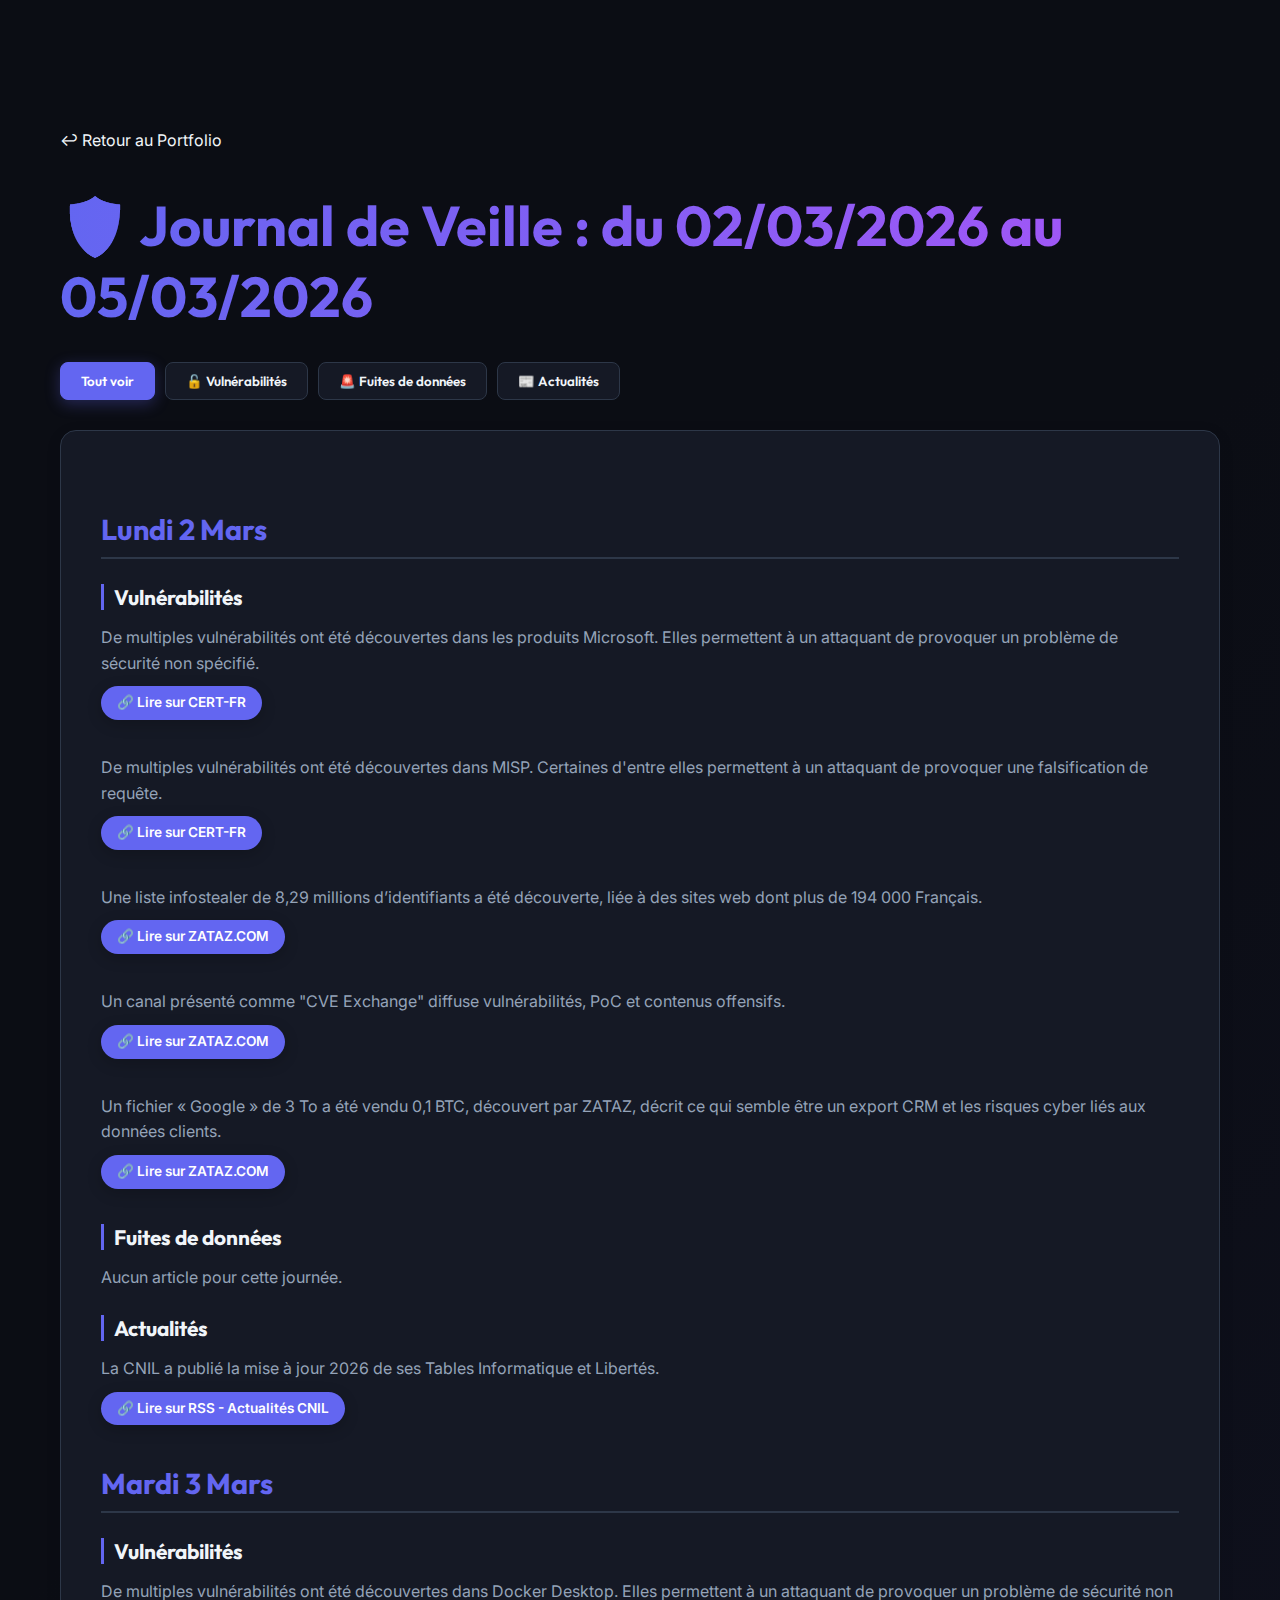
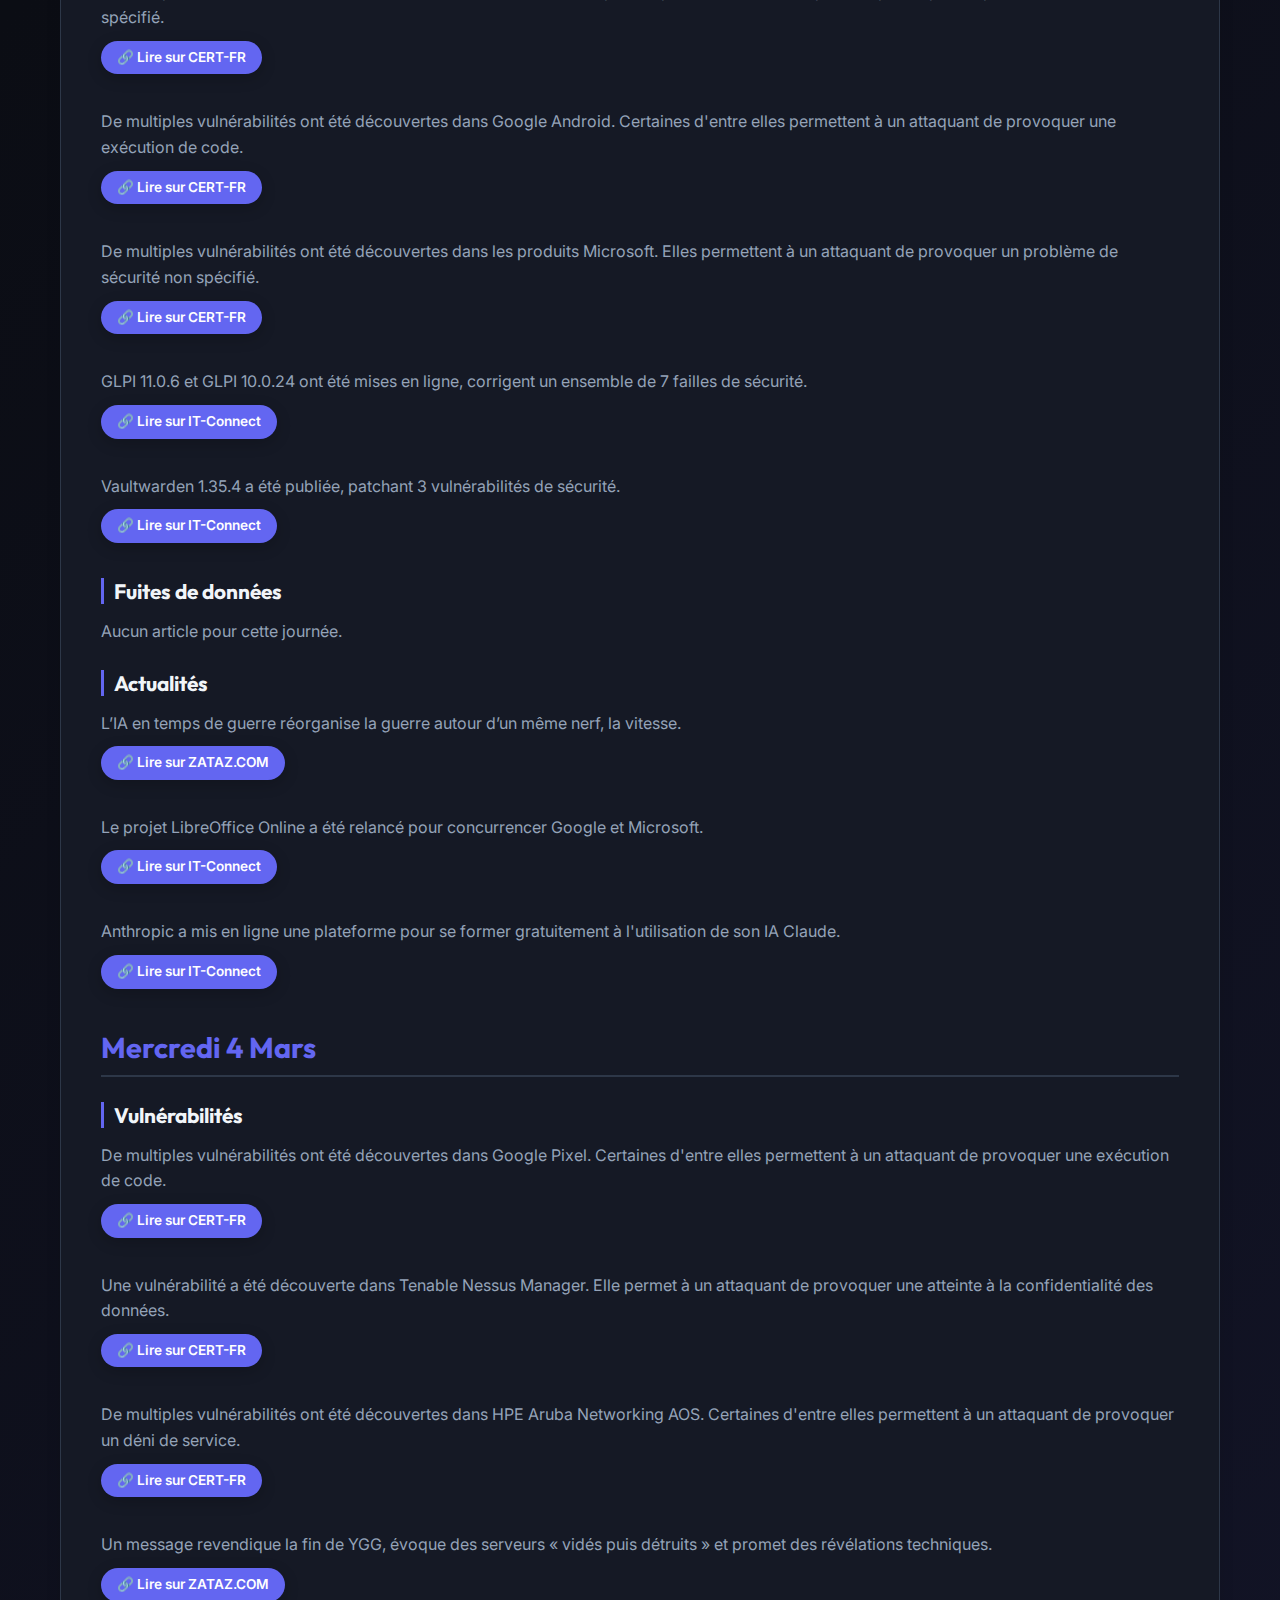
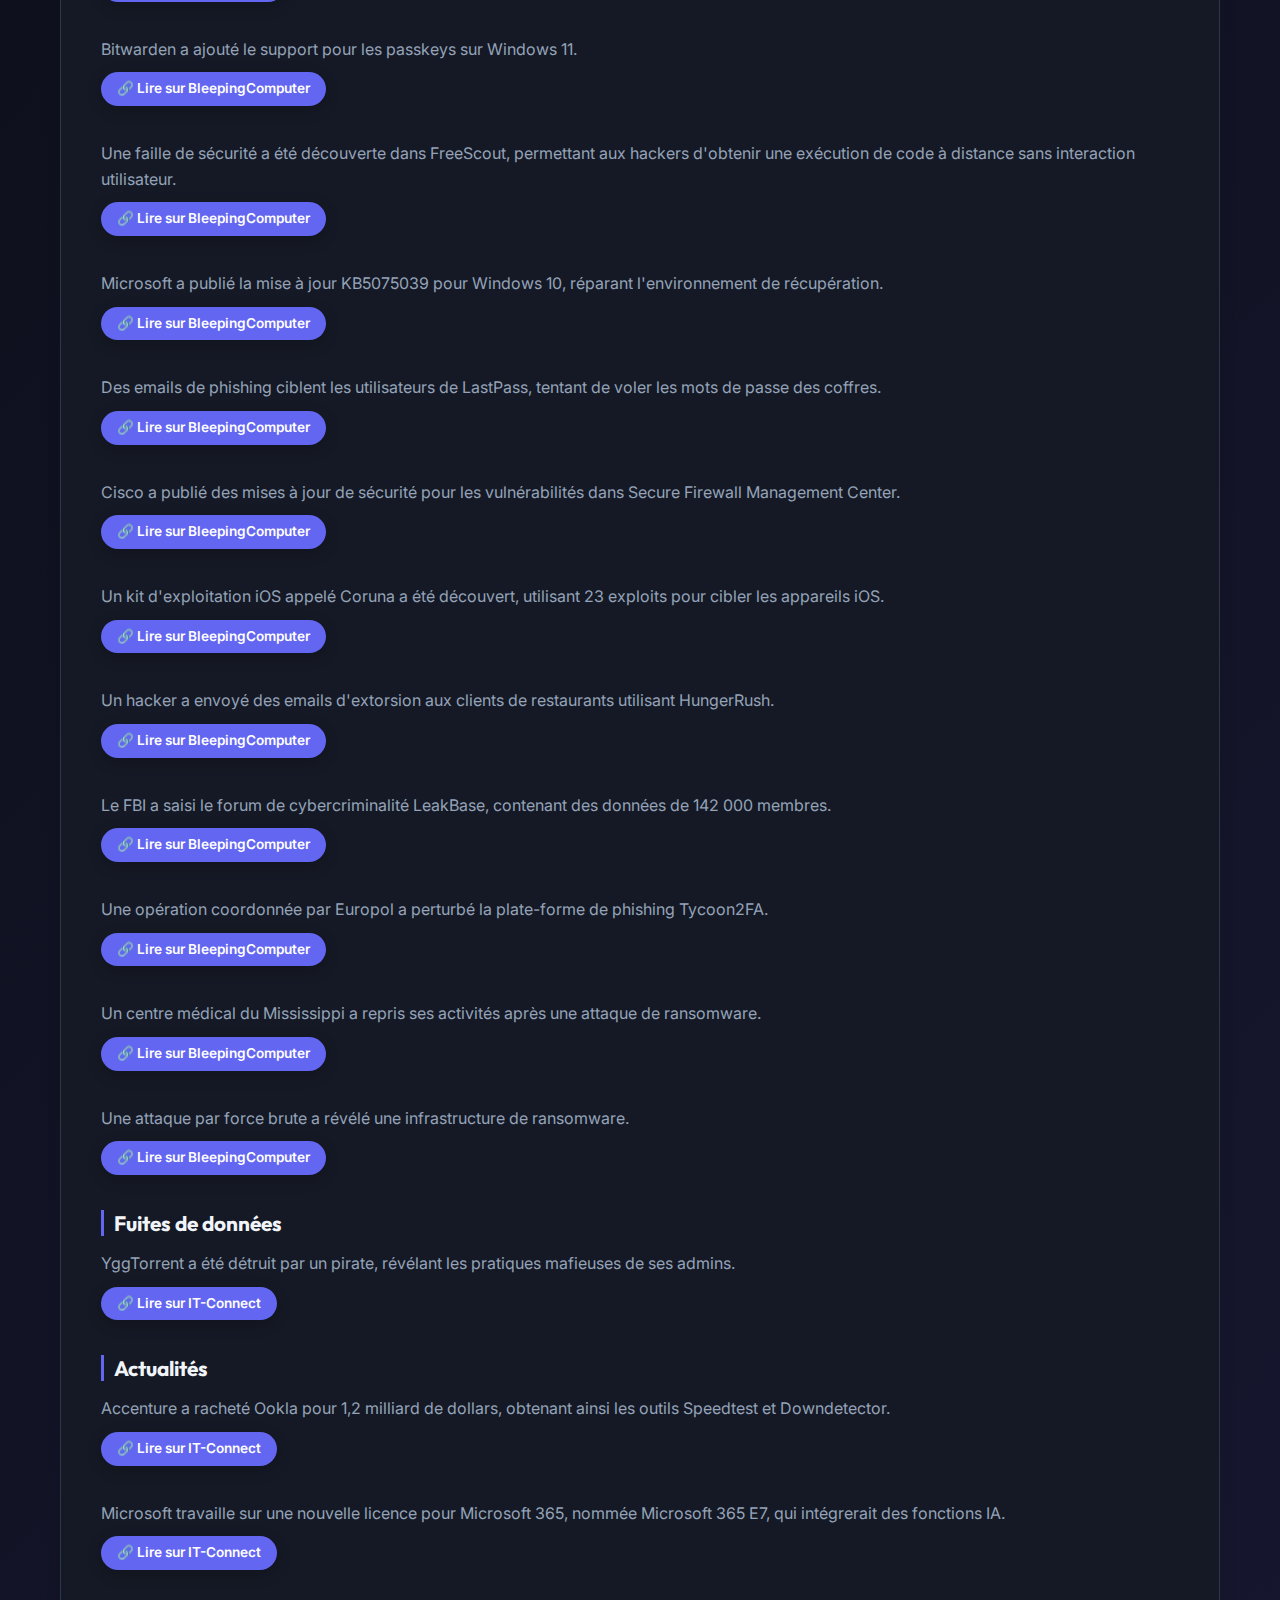
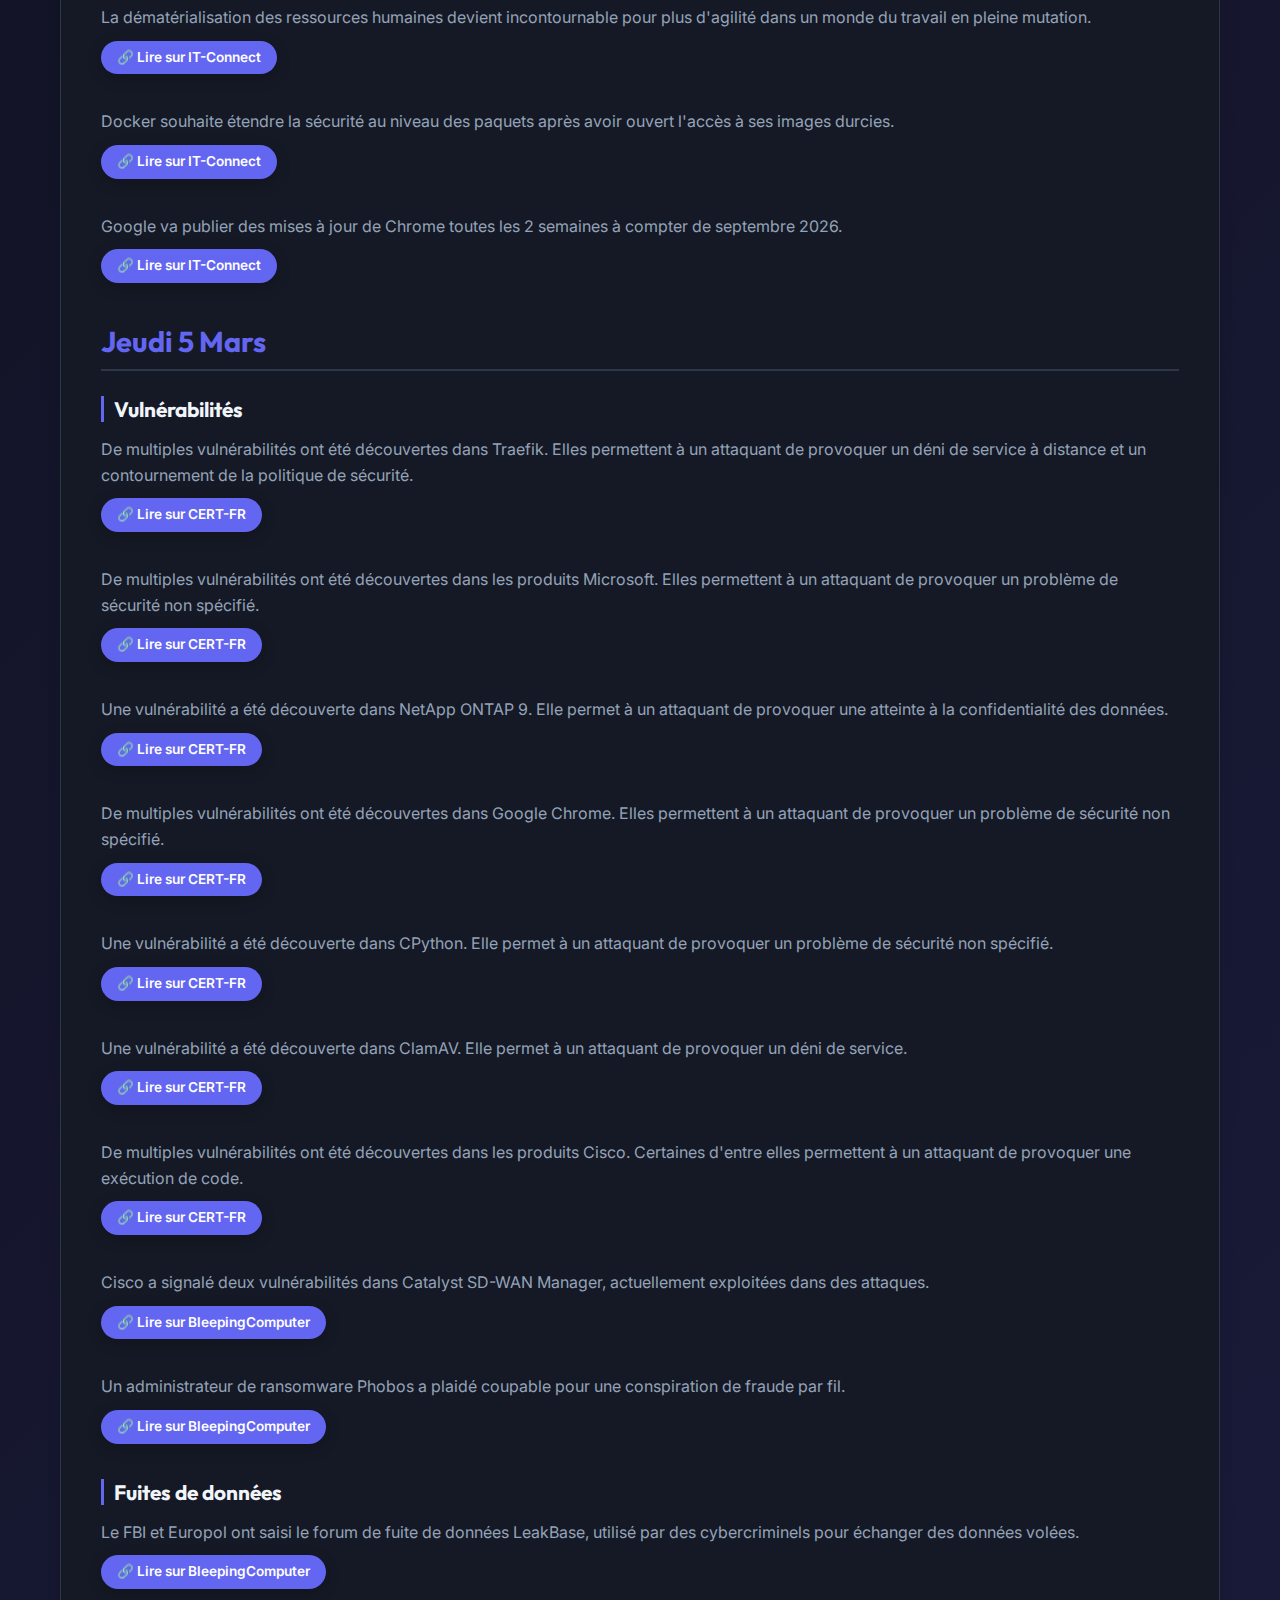
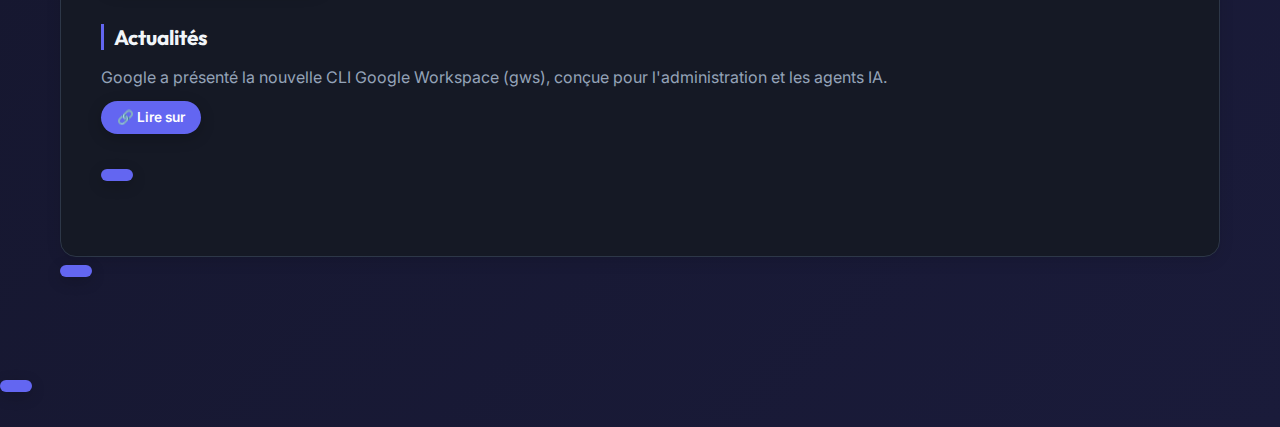
<file: Veille/index.html>
<!DOCTYPE html>
<html lang="fr">
<head>
    <meta charset="UTF-8">
    <meta name="viewport" content="width=device-width, initial-scale=1.0">
    <title>Veille Cyber | Du 02/03/2026 au 05/03/2026</title>
    
    <link rel="icon" href="data:image/svg+xml,<svg xmlns=%22http://www.w3.org/2000/svg%22 viewBox=%220 0 100 100%22><rect width=%22100%22 height=%22100%22 rx=%2220%22 fill=%22%23151925%22/><text x=%2250%22 y=%2265%22 font-family=%22Arial, sans-serif%22 font-weight=%22bold%22 font-size=%2250%22 text-anchor=%22middle%22 fill=%22%236366f1%22>AP</text></svg>">
    
    <link rel="stylesheet" href="/style.css">
    <link href="https://fonts.googleapis.com/css2?family=Inter:wght@300;400;500;600&family=Outfit:wght@500;700;800&display=swap" rel="stylesheet">
    <style>
        /* CSS DU MENU DE TRI */
        .filter-menu {
            display: flex;
            gap: 10px;
            margin-bottom: 30px;
            flex-wrap: wrap;
        }
        .filter-btn {
            background: var(--card, #1e293b);
            color: var(--text, #f8fafc);
            border: 1px solid var(--border, #334155);
            padding: 10px 20px;
            border-radius: 8px;
            cursor: pointer;
            font-family: 'Outfit', sans-serif;
            font-weight: 600;
            transition: all 0.3s ease;
        }
        .filter-btn:hover {
            background: var(--border, #334155);
        }
        .filter-btn.active {
            background: var(--primary, #6366f1);
            color: white;
            border-color: var(--primary, #6366f1);
            box-shadow: 0 4px 15px rgba(99, 102, 241, 0.3);
        }

        .veille-content h2 { color: var(--primary); margin-top: 40px; margin-bottom: 20px; font-family: 'Outfit', sans-serif; border-bottom: 2px solid var(--border); padding-bottom: 10px; font-size: 1.8rem; }
        .veille-content h3 { color: var(--text); margin-top: 25px; margin-bottom: 15px; font-family: 'Outfit', sans-serif; font-size: 1.3rem; border-left: 3px solid var(--primary); padding-left: 10px; }
        .veille-content p { margin-bottom: 10px; line-height: 1.6; color: var(--muted); }
        .veille-content ul { margin-bottom: 25px; padding-left: 20px; color: var(--muted); }
        .veille-content li { margin-bottom: 15px; line-height: 1.6; }
        
        .btn-source {
            display: block; 
            width: fit-content;
            background-color: var(--primary); 
            color: #ffffff !important; 
            padding: 6px 16px;
            border-radius: 30px; 
            font-size: 0.85em;
            font-weight: 600;
            text-decoration: none;
            margin-top: 8px;
            margin-bottom: 35px; 
            transition: all 0.3s ease;
            box-shadow: 0 4px 15px rgba(0, 0, 0, 0.2);
        }
        .btn-source:hover { transform: translateY(-3px); box-shadow: 0 6px 20px rgba(99, 102, 241, 0.4); text-decoration: none; }
        .veille-content strong { color: var(--text); }
        .veille-content a:not(.btn-source) { color: var(--primary); text-decoration: none; font-weight: 500; }
    </style>
</head>
<body style="background: var(--bg);">
    <div class="container" style="padding-top: 40px; padding-bottom: 60px;">
        <a href="/" class="btn-home" style="display: inline-block; margin-bottom: 40px;">
            ↩ Retour au Portfolio
        </a>
        
        <h1 class="hero-title" style="text-align: left; margin-bottom: 30px;">🛡️ Journal de Veille : du 02/03/2026 au 05/03/2026</h1>
        
        <div class="filter-menu" id="filterMenu">
            <button class="filter-btn active" onclick="filterData('all')">Tout voir</button>
            <button class="filter-btn" onclick="filterData('vuln')">🔓 Vulnérabilités</button>
            <button class="filter-btn" onclick="filterData('leak')">🚨 Fuites de données</button>
            <button class="filter-btn" onclick="filterData('actu')">📰 Actualités</button>
        </div>

        <div class="veille-content" id="veilleContent" style="background: var(--card); border: 1px solid var(--border); border-radius: 16px; padding: 40px; box-shadow: 0 4px 15px rgba(0, 0, 0, 0.1);">
            <h2>Lundi 2 Mars</h2>
<h3>Vulnérabilités</h3>
<p>De multiples vulnérabilités ont été découvertes dans les produits Microsoft. Elles permettent à un attaquant de provoquer un problème de sécurité non spécifié. </p>
<p><a href="https://www.cert.ssi.gouv.fr/avis/CERTFR-2026-AVI-0228/" class="btn-source" target="_blank">🔗 Lire sur CERT-FR</a></p>
<p>De multiples vulnérabilités ont été découvertes dans MISP. Certaines d'entre elles permettent à un attaquant de provoquer une falsification de requête. </p>
<p><a href="https://www.cert.ssi.gouv.fr/avis/CERTFR-2026-AVI-0229/" class="btn-source" target="_blank">🔗 Lire sur CERT-FR</a></p>
<p>Une liste infostealer de 8,29 millions d’identifiants a été découverte, liée à des sites web dont plus de 194 000 Français. </p>
<p><a href="https://www.zataz.com/liste-infostealer-de-829-millions-didentifiants-liee-a-des-sites-web-dont-plus-de-194-000-francais/" class="btn-source" target="_blank">🔗 Lire sur ZATAZ.COM</a></p>
<p>Un canal présenté comme "CVE Exchange" diffuse vulnérabilités, PoC et contenus offensifs. </p>
<p><a href="https://www.zataz.com/decouverte-dun-espace-qui-qui-flirte-avec-lombre-quand-la-veille-vulnerabilites-devient-un-manuel-dattaque/" class="btn-source" target="_blank">🔗 Lire sur ZATAZ.COM</a></p>
<p>Un fichier « Google » de 3 To a été vendu 0,1 BTC, découvert par ZATAZ, décrit ce qui semble être un export CRM et les risques cyber liés aux données clients. </p>
<p><a href="https://www.zataz.com/vente-pirate-decouverte-dun-fichier-google-de-3-to-a-01-btc/" class="btn-source" target="_blank">🔗 Lire sur ZATAZ.COM</a></p>
<h3>Fuites de données</h3>
<p>Aucun article pour cette journée.</p>
<h3>Actualités</h3>
<p>La CNIL a publié la mise à jour 2026 de ses Tables Informatique et Libertés. </p>
<p><a href="https://www.cnil.fr/fr/tables-informatique-et-libertes-2026" class="btn-source" target="_blank">🔗 Lire sur RSS - Actualités CNIL</a></p>
<h2>Mardi 3 Mars</h2>
<h3>Vulnérabilités</h3>
<p>De multiples vulnérabilités ont été découvertes dans Docker Desktop. Elles permettent à un attaquant de provoquer un problème de sécurité non spécifié. </p>
<p><a href="https://www.cert.ssi.gouv.fr/avis/CERTFR-2026-AVI-0230/" class="btn-source" target="_blank">🔗 Lire sur CERT-FR</a></p>
<p>De multiples vulnérabilités ont été découvertes dans Google Android. Certaines d'entre elles permettent à un attaquant de provoquer une exécution de code. </p>
<p><a href="https://www.cert.ssi.gouv.fr/avis/CERTFR-2026-AVI-0231/" class="btn-source" target="_blank">🔗 Lire sur CERT-FR</a></p>
<p>De multiples vulnérabilités ont été découvertes dans les produits Microsoft. Elles permettent à un attaquant de provoquer un problème de sécurité non spécifié. </p>
<p><a href="https://www.cert.ssi.gouv.fr/avis/CERTFR-2026-AVI-0232/" class="btn-source" target="_blank">🔗 Lire sur CERT-FR</a></p>
<p>GLPI 11.0.6 et GLPI 10.0.24 ont été mises en ligne, corrigent un ensemble de 7 failles de sécurité. </p>
<p><a href="https://www.it-connect.fr/glpi-11-0-6-et-glpi-10-0-24-mises-a-jour-securite/" class="btn-source" target="_blank">🔗 Lire sur IT-Connect</a></p>
<p>Vaultwarden 1.35.4 a été publiée, patchant 3 vulnérabilités de sécurité. </p>
<p><a href="https://www.it-connect.fr/vaultwarden-1-35-4-trois-failles-de-securite-corrigees-mettez-a-jour-votre-instance/" class="btn-source" target="_blank">🔗 Lire sur IT-Connect</a></p>
<h3>Fuites de données</h3>
<p>Aucun article pour cette journée.</p>
<h3>Actualités</h3>
<p>L’IA en temps de guerre réorganise la guerre autour d’un même nerf, la vitesse. </p>
<p><a href="https://www.zataz.com/lia-en-temps-de-guerre-du-champ-de-bataille-a-la-propagande/" class="btn-source" target="_blank">🔗 Lire sur ZATAZ.COM</a></p>
<p>Le projet LibreOffice Online a été relancé pour concurrencer Google et Microsoft. </p>
<p><a href="https://www.it-connect.fr/le-projet-libreoffice-online-relance-pour-concurrencer-google-et-microsoft/" class="btn-source" target="_blank">🔗 Lire sur IT-Connect</a></p>
<p>Anthropic a mis en ligne une plateforme pour se former gratuitement à l'utilisation de son IA Claude. </p>
<p><a href="https://www.it-connect.fr/formation-ia-anthropic-lance-ses-cours-gratuits-pour-vous-aider-a-maitriser-claude/" class="btn-source" target="_blank">🔗 Lire sur IT-Connect</a></p>
<h2>Mercredi 4 Mars</h2>
<h3>Vulnérabilités</h3>
<p>De multiples vulnérabilités ont été découvertes dans Google Pixel. Certaines d'entre elles permettent à un attaquant de provoquer une exécution de code. </p>
<p><a href="https://www.cert.ssi.gouv.fr/avis/CERTFR-2026-AVI-0233/" class="btn-source" target="_blank">🔗 Lire sur CERT-FR</a></p>
<p>Une vulnérabilité a été découverte dans Tenable Nessus Manager. Elle permet à un attaquant de provoquer une atteinte à la confidentialité des données. </p>
<p><a href="https://www.cert.ssi.gouv.fr/avis/CERTFR-2026-AVI-0234/" class="btn-source" target="_blank">🔗 Lire sur CERT-FR</a></p>
<p>De multiples vulnérabilités ont été découvertes dans HPE Aruba Networking AOS. Certaines d'entre elles permettent à un attaquant de provoquer un déni de service. </p>
<p><a href="https://www.cert.ssi.gouv.fr/avis/CERTFR-2026-AVI-0235/" class="btn-source" target="_blank">🔗 Lire sur CERT-FR</a></p>
<p>Un message revendique la fin de YGG, évoque des serveurs « vidés puis détruits » et promet des révélations techniques. </p>
<p><a href="https://www.zataz.com/chute-annoncee-de-ygg-accusations-explosives-et-code-expose/" class="btn-source" target="_blank">🔗 Lire sur ZATAZ.COM</a></p>
<p>Bitwarden a ajouté le support pour les passkeys sur Windows 11. </p>
<p><a href="https://www.bleepingcomputer.com/news/security/bitwarden-adds-support-for-passkey-login-on-windows-11/" class="btn-source" target="_blank">🔗 Lire sur BleepingComputer</a></p>
<p>Une faille de sécurité a été découverte dans FreeScout, permettant aux hackers d'obtenir une exécution de code à distance sans interaction utilisateur. </p>
<p><a href="https://www.bleepingcomputer.com/news/security/mail2shell-zero-click-attack-lets-hackers-hijack-freescout-mail-servers/" class="btn-source" target="_blank">🔗 Lire sur BleepingComputer</a></p>
<p>Microsoft a publié la mise à jour KB5075039 pour Windows 10, réparant l'environnement de récupération. </p>
<p><a href="https://www.bleepingcomputer.com/news/microsoft/windows-10-kb5075039-update-fixes-broken-recovery-environment/" class="btn-source" target="_blank">🔗 Lire sur BleepingComputer</a></p>
<p>Des emails de phishing ciblent les utilisateurs de LastPass, tentant de voler les mots de passe des coffres. </p>
<p><a href="https://www.bleepingcomputer.com/news/security/fake-lastpass-support-email-threads-try-to-steal-vault-passwords/" class="btn-source" target="_blank">🔗 Lire sur BleepingComputer</a></p>
<p>Cisco a publié des mises à jour de sécurité pour les vulnérabilités dans Secure Firewall Management Center. </p>
<p><a href="https://www.bleepingcomputer.com/news/security/cisco-warns-of-max-severity-secure-fmc-flaws-giving-root-access/" class="btn-source" target="_blank">🔗 Lire sur BleepingComputer</a></p>
<p>Un kit d'exploitation iOS appelé Coruna a été découvert, utilisant 23 exploits pour cibler les appareils iOS. </p>
<p><a href="https://www.bleepingcomputer.com/news/security/spyware-grade-coruna-ios-exploit-kit-now-used-in-crypto-theft-attacks/" class="btn-source" target="_blank">🔗 Lire sur BleepingComputer</a></p>
<p>Un hacker a envoyé des emails d'extorsion aux clients de restaurants utilisant HungerRush. </p>
<p><a href="https://www.bleepingcomputer.com/news/security/hacker-mass-mails-hungerrush-extortion-emails-to-restaurant-patrons/" class="btn-source" target="_blank">🔗 Lire sur BleepingComputer</a></p>
<p>Le FBI a saisi le forum de cybercriminalité LeakBase, contenant des données de 142 000 membres. </p>
<p><a href="https://www.bleepingcomputer.com/news/security/fbi-seizes-leakbase-cybercrime-forum-data-of-142-000-members/" class="btn-source" target="_blank">🔗 Lire sur BleepingComputer</a></p>
<p>Une opération coordonnée par Europol a perturbé la plate-forme de phishing Tycoon2FA. </p>
<p><a href="https://www.bleepingcomputer.com/news/security/europol-coordinated-action-disrupts-tycoon2fa-phishing-platform/" class="btn-source" target="_blank">🔗 Lire sur BleepingComputer</a></p>
<p>Un centre médical du Mississippi a repris ses activités après une attaque de ransomware. </p>
<p><a href="https://www.bleepingcomputer.com/news/security/mississippi-medical-center-reopens-clinics-hit-by-ransomware-attack/" class="btn-source" target="_blank">🔗 Lire sur BleepingComputer</a></p>
<p>Une attaque par force brute a révélé une infrastructure de ransomware. </p>
<p><a href="https://www.bleepingcomputer.com/news/security/how-a-brute-force-attack-unmasked-a-ransomware-infrastructure-network/" class="btn-source" target="_blank">🔗 Lire sur BleepingComputer</a></p>
<h3>Fuites de données</h3>
<p>YggTorrent a été détruit par un pirate, révélant les pratiques mafieuses de ses admins. </p>
<p><a href="https://www.it-connect.fr/fin-de-yggtorrent-un-pirate-detruit-le-site-et-revele-les-pratiques-mafieuses-de-ses-admins/" class="btn-source" target="_blank">🔗 Lire sur IT-Connect</a></p>
<h3>Actualités</h3>
<p>Accenture a racheté Ookla pour 1,2 milliard de dollars, obtenant ainsi les outils Speedtest et Downdetector. </p>
<p><a href="https://www.it-connect.fr/accenture-met-la-main-sur-downdetector-et-speedtest-pour-1-2-milliard-de-dollars/" class="btn-source" target="_blank">🔗 Lire sur IT-Connect</a></p>
<p>Microsoft travaille sur une nouvelle licence pour Microsoft 365, nommée Microsoft 365 E7, qui intégrerait des fonctions IA. </p>
<p><a href="https://www.it-connect.fr/microsoft-365-e7-vers-un-abonnement-ultime-avec-de-lia/" class="btn-source" target="_blank">🔗 Lire sur IT-Connect</a></p>
<p>La dématérialisation des ressources humaines devient incontournable pour plus d'agilité dans un monde du travail en pleine mutation. </p>
<p><a href="https://www.it-connect.fr/pourquoi-dematerialisation-incontournable-gestion-ressources-humaines/" class="btn-source" target="_blank">🔗 Lire sur IT-Connect</a></p>
<p>Docker souhaite étendre la sécurité au niveau des paquets après avoir ouvert l'accès à ses images durcies. </p>
<p><a href="https://www.it-connect.fr/docker-hardened-system-packages-securite-conteneurs/" class="btn-source" target="_blank">🔗 Lire sur IT-Connect</a></p>
<p>Google va publier des mises à jour de Chrome toutes les 2 semaines à compter de septembre 2026. </p>
<p><a href="https://www.it-connect.fr/google-va-publier-des-mises-a-jour-de-chrome-toutes-les-2-semaines/" class="btn-source" target="_blank">🔗 Lire sur IT-Connect</a></p>
<h2>Jeudi 5 Mars</h2>
<h3>Vulnérabilités</h3>
<p>De multiples vulnérabilités ont été découvertes dans Traefik. Elles permettent à un attaquant de provoquer un déni de service à distance et un contournement de la politique de sécurité. </p>
<p><a href="https://www.cert.ssi.gouv.fr/avis/CERTFR-2026-AVI-0236/" class="btn-source" target="_blank">🔗 Lire sur CERT-FR</a></p>
<p>De multiples vulnérabilités ont été découvertes dans les produits Microsoft. Elles permettent à un attaquant de provoquer un problème de sécurité non spécifié. </p>
<p><a href="https://www.cert.ssi.gouv.fr/avis/CERTFR-2026-AVI-0237/" class="btn-source" target="_blank">🔗 Lire sur CERT-FR</a></p>
<p>Une vulnérabilité a été découverte dans NetApp ONTAP 9. Elle permet à un attaquant de provoquer une atteinte à la confidentialité des données. </p>
<p><a href="https://www.cert.ssi.gouv.fr/avis/CERTFR-2026-AVI-0238/" class="btn-source" target="_blank">🔗 Lire sur CERT-FR</a></p>
<p>De multiples vulnérabilités ont été découvertes dans Google Chrome. Elles permettent à un attaquant de provoquer un problème de sécurité non spécifié. </p>
<p><a href="https://www.cert.ssi.gouv.fr/avis/CERTFR-2026-AVI-0239/" class="btn-source" target="_blank">🔗 Lire sur CERT-FR</a></p>
<p>Une vulnérabilité a été découverte dans CPython. Elle permet à un attaquant de provoquer un problème de sécurité non spécifié. </p>
<p><a href="https://www.cert.ssi.gouv.fr/avis/CERTFR-2026-AVI-0240/" class="btn-source" target="_blank">🔗 Lire sur CERT-FR</a></p>
<p>Une vulnérabilité a été découverte dans ClamAV. Elle permet à un attaquant de provoquer un déni de service. </p>
<p><a href="https://www.cert.ssi.gouv.fr/avis/CERTFR-2026-AVI-0241/" class="btn-source" target="_blank">🔗 Lire sur CERT-FR</a></p>
<p>De multiples vulnérabilités ont été découvertes dans les produits Cisco. Certaines d'entre elles permettent à un attaquant de provoquer une exécution de code. </p>
<p><a href="https://www.cert.ssi.gouv.fr/avis/CERTFR-2026-AVI-0242/" class="btn-source" target="_blank">🔗 Lire sur CERT-FR</a></p>
<p>Cisco a signalé deux vulnérabilités dans Catalyst SD-WAN Manager, actuellement exploitées dans des attaques. </p>
<p><a href="https://www.bleepingcomputer.com/news/security/cisco-flags-more-sd-wan-flaws-as-actively-exploited-in-attacks/" class="btn-source" target="_blank">🔗 Lire sur BleepingComputer</a></p>
<p>Un administrateur de ransomware Phobos a plaidé coupable pour une conspiration de fraude par fil. </p>
<p><a href="https://www.bleepingcomputer.com/news/security/phobos-ransomware-admin-pleads-guilty-to-wire-fraud-conspiracy/" class="btn-source" target="_blank">🔗 Lire sur BleepingComputer</a></p>
<h3>Fuites de données</h3>
<p>Le FBI et Europol ont saisi le forum de fuite de données LeakBase, utilisé par des cybercriminels pour échanger des données volées. </p>
<p><a href="https://www.bleepingcomputer.com/news/security/fbi-and-europol-seize-leakbase-forum-used-to-trade-stolen-data/" class="btn-source" target="_blank">🔗 Lire sur BleepingComputer</a></p>
<h3>Actualités</h3>
<p>Google a présenté la nouvelle CLI Google Workspace (gws), conçue pour l'administration et les agents IA. </p>
<p><a href="https://www.it-connect.fr/gws-la-nouvelle-cli-google-taillee-pour-ladministration-et-les-agents-ia/" class="btn-source" target="_blank">🔗 Lire sur</p>
        </div>
    </div>

    <script>
        function filterData(category) {
            // Met à jour le bouton actif
            document.querySelectorAll('.filter-btn').forEach(btn => btn.classList.remove('active'));
            event.target.classList.add('active');

            const container = document.getElementById('veilleContent');
            const elements = Array.from(container.children);
            let currentCategory = 'other';
            
            // Étape 1 : Assigner une catégorie à chaque élément en lisant les H3
            if (!elements[0].hasAttribute('data-category')) {
                elements.forEach(el => {
                    if (el.tagName.toLowerCase() === 'h3') {
                        let text = el.innerText.toLowerCase();
                        if (text.includes('vuln')) currentCategory = 'vuln';
                        else if (text.includes('fuite') || text.includes('leak')) currentCategory = 'leak';
                        else if (text.includes('actu')) currentCategory = 'actu';
                        else currentCategory = 'other';
                        el.setAttribute('data-category', currentCategory);
                    } else if (el.tagName.toLowerCase() === 'h2') {
                        el.setAttribute('data-category', 'date');
                    } else {
                        el.setAttribute('data-category', currentCategory);
                    }
                });
            }

            // Étape 2 : Masquer ou afficher selon le choix
            elements.forEach(el => {
                let cat = el.getAttribute('data-category');
                if (cat === 'date') {
                    el.style.display = ''; // Les dates restent affichées temporairement
                } else if (category === 'all' || cat === category) {
                    el.style.display = '';
                } else {
                    el.style.display = 'none';
                }
            });

            // Étape 3 : Nettoyer l'affichage (cacher les dates vides)
            let currentH2 = null;
            let hasVisibleContent = false;
            
            for (let i = 0; i < elements.length; i++) {
                let el = elements[i];
                if (el.tagName.toLowerCase() === 'h2') {
                    if (currentH2 && !hasVisibleContent) {
                        currentH2.style.display = 'none';
                    }
                    currentH2 = el;
                    hasVisibleContent = false;
                } else {
                    if (el.style.display !== 'none') {
                        hasVisibleContent = true;
                    }
                }
            }
            // Vérifier le dernier jour
            if (currentH2 && !hasVisibleContent) {
                currentH2.style.display = 'none';
            }
        }
    </script>
</body>
</html>
</file>
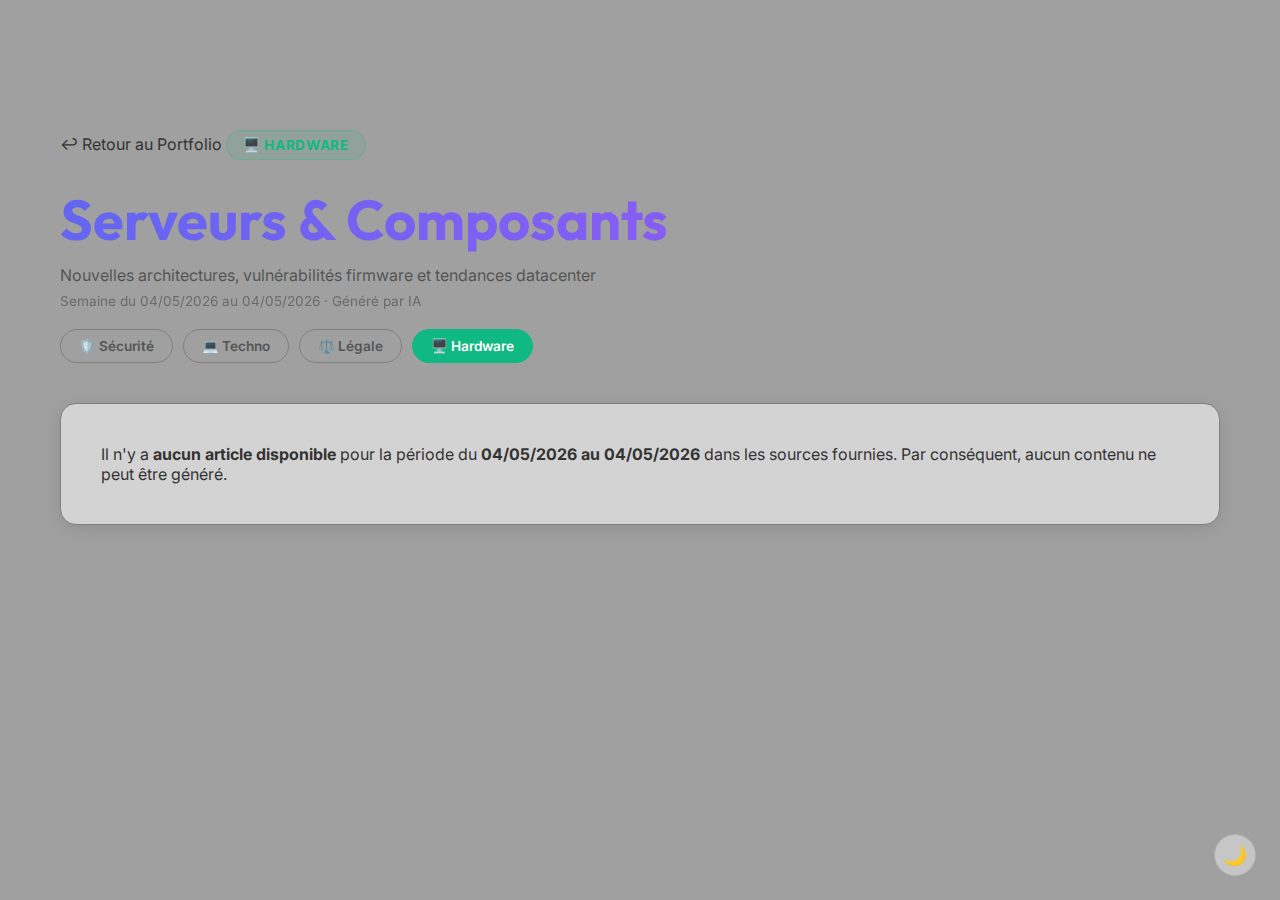
<file: Veille/hardware/index.html>
<!DOCTYPE html>
<html lang="fr">
<head>
    <meta charset="UTF-8">
    <meta name="viewport" content="width=device-width, initial-scale=1.0">
    <title>Veille Hardware | Serveurs & Composants — 04/05/2026 au 04/05/2026</title>
    <link rel="icon" href="data:image/svg+xml,<svg xmlns=%22http://www.w3.org/2000/svg%22 viewBox=%220 0 100 100%22><rect width=%22100%22 height=%22100%22 rx=%2220%22 fill=%22%23151925%22/><text x=%2250%22 y=%2265%22 font-family=%22Arial, sans-serif%22 font-weight=%22bold%22 font-size=%2228%22 text-anchor=%22middle%22 fill=%22%2310b981%22>HW</text></svg>">
    <link rel="stylesheet" href="/style.css">
    <link href="https://fonts.googleapis.com/css2?family=Inter:wght@300;400;500;600&family=Outfit:wght@500;700;800&display=swap" rel="stylesheet">
    <style>
        .veille-content h2 {
            color: #10b981;
            margin-top: 40px; margin-bottom: 20px;
            font-family: 'Outfit', sans-serif;
            border-bottom: 2px solid var(--border);
            padding-bottom: 10px; font-size: 1.6rem;
        }
        .veille-content h3 {
            color: var(--text);
            margin-top: 25px; margin-bottom: 15px;
            font-family: 'Outfit', sans-serif; font-size: 1.15rem;
            border-left: 3px solid #10b981; padding-left: 10px;
        }
        .article-box {
            background: rgba(16, 185, 129, 0.05);
            border-left: 4px solid #10b981;
            padding: 15px 20px; margin-bottom: 20px;
            border-radius: 0 8px 8px 0;
        }
        .article-box p { margin-top: 0; margin-bottom: 15px; line-height: 1.6; color: var(--muted); }
        .btn-source {
            display: inline-block;
            background-color: #10b981;
            color: #ffffff !important;
            padding: 6px 16px; border-radius: 30px;
            font-size: 0.85em; font-weight: 600;
            text-decoration: none;
            transition: all 0.3s ease;
            box-shadow: 0 4px 15px rgba(16, 185, 129, 0.2);
        }
        .btn-source:hover { transform: translateY(-3px); box-shadow: 0 6px 20px rgba(16, 185, 129, 0.4); }
        .veille-content strong { color: var(--text); }
        .veille-content a:not(.btn-source) { color: #10b981; text-decoration: none; font-weight: 500; }
        .veille-content a:not(.btn-source):hover { text-decoration: underline; }
        .veille-header-badge {
            display: inline-flex; align-items: center; gap: 8px;
            background: rgba(16, 185, 129, 0.1);
            border: 1px solid rgba(16, 185, 129, 0.3);
            color: #10b981; padding: 6px 16px; border-radius: 30px;
            font-size: 0.85rem; font-weight: 700;
            text-transform: uppercase; letter-spacing: 0.05em;
            margin-bottom: 16px;
        }
        .veille-nav { display: flex; gap: 10px; flex-wrap: wrap; margin-bottom: 40px; margin-top: 20px; }
        .veille-nav a {
            padding: 8px 18px; border-radius: 30px; font-size: 0.85rem; font-weight: 600;
            border: 1px solid var(--border); color: var(--muted);
            text-decoration: none; transition: all 0.2s;
        }
        .veille-nav a:hover { border-color: #10b981; color: #10b981; background: rgba(16, 185, 129, 0.05); }
        .veille-nav a.active { background: #10b981; color: white; border-color: #10b981; }
    </style>
</head>
<body>
    <div class="container" style="padding-top: 40px; padding-bottom: 60px;">
        <a href="/" class="btn-home" style="display: inline-block; margin-bottom: 30px;">↩ Retour au Portfolio</a>
        <div class="veille-header-badge">🖥️ Hardware</div>
        <h1 class="hero-title" style="text-align: left; margin-bottom: 10px;">Serveurs & Composants</h1>
        <p style="color: var(--muted); margin-bottom: 8px;">Nouvelles architectures, vulnérabilités firmware et tendances datacenter</p>
        <p style="color: var(--muted); font-size: 0.85rem; opacity: 0.7;">Semaine du 04/05/2026 au 04/05/2026 · Généré par IA</p>
        <nav class="veille-nav">
            <a href="/Veille/securite" >🛡️ Sécurité</a>
            <a href="/Veille/techno"   >💻 Techno</a>
            <a href="/Veille/legale"   >⚖️ Légale</a>
            <a href="/Veille/hardware" class='active'>🖥️ Hardware</a>
        </nav>
        <div class="veille-content" style="background: var(--card); border: 1px solid var(--border); border-radius: 16px; padding: 40px; box-shadow: 0 4px 15px rgba(0,0,0,0.1);">
            <p>Il n'y a <strong>aucun article disponible</strong> pour la période du <strong>04/05/2026 au 04/05/2026</strong> dans les sources fournies. Par conséquent, aucun contenu ne peut être généré.</p>
        </div>
    </div>
    <button id="theme-toggle" class="theme-icon" style="position:fixed;bottom:24px;right:24px;z-index:9999;" title="Changer le thème"></button>
    <script src="/Veille/veille-theme.js"></script>
</body>
</html>
</file>
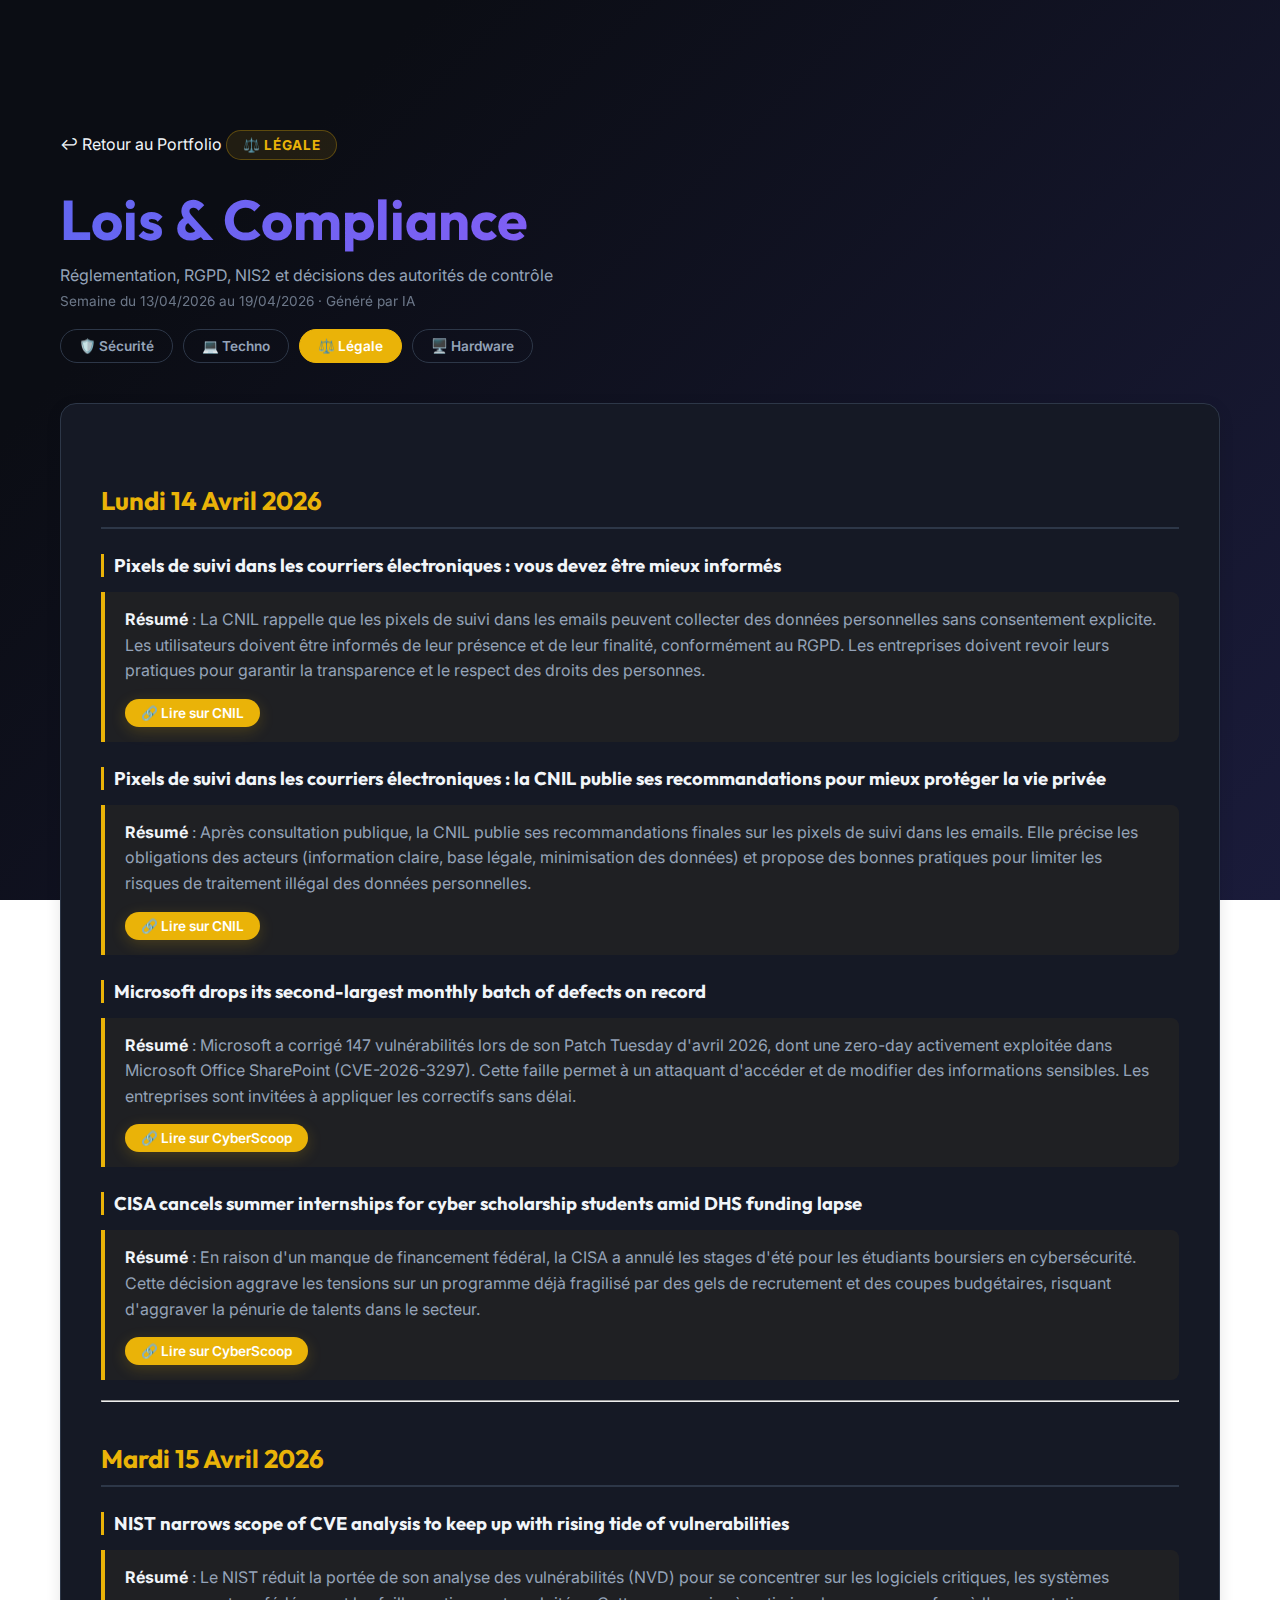
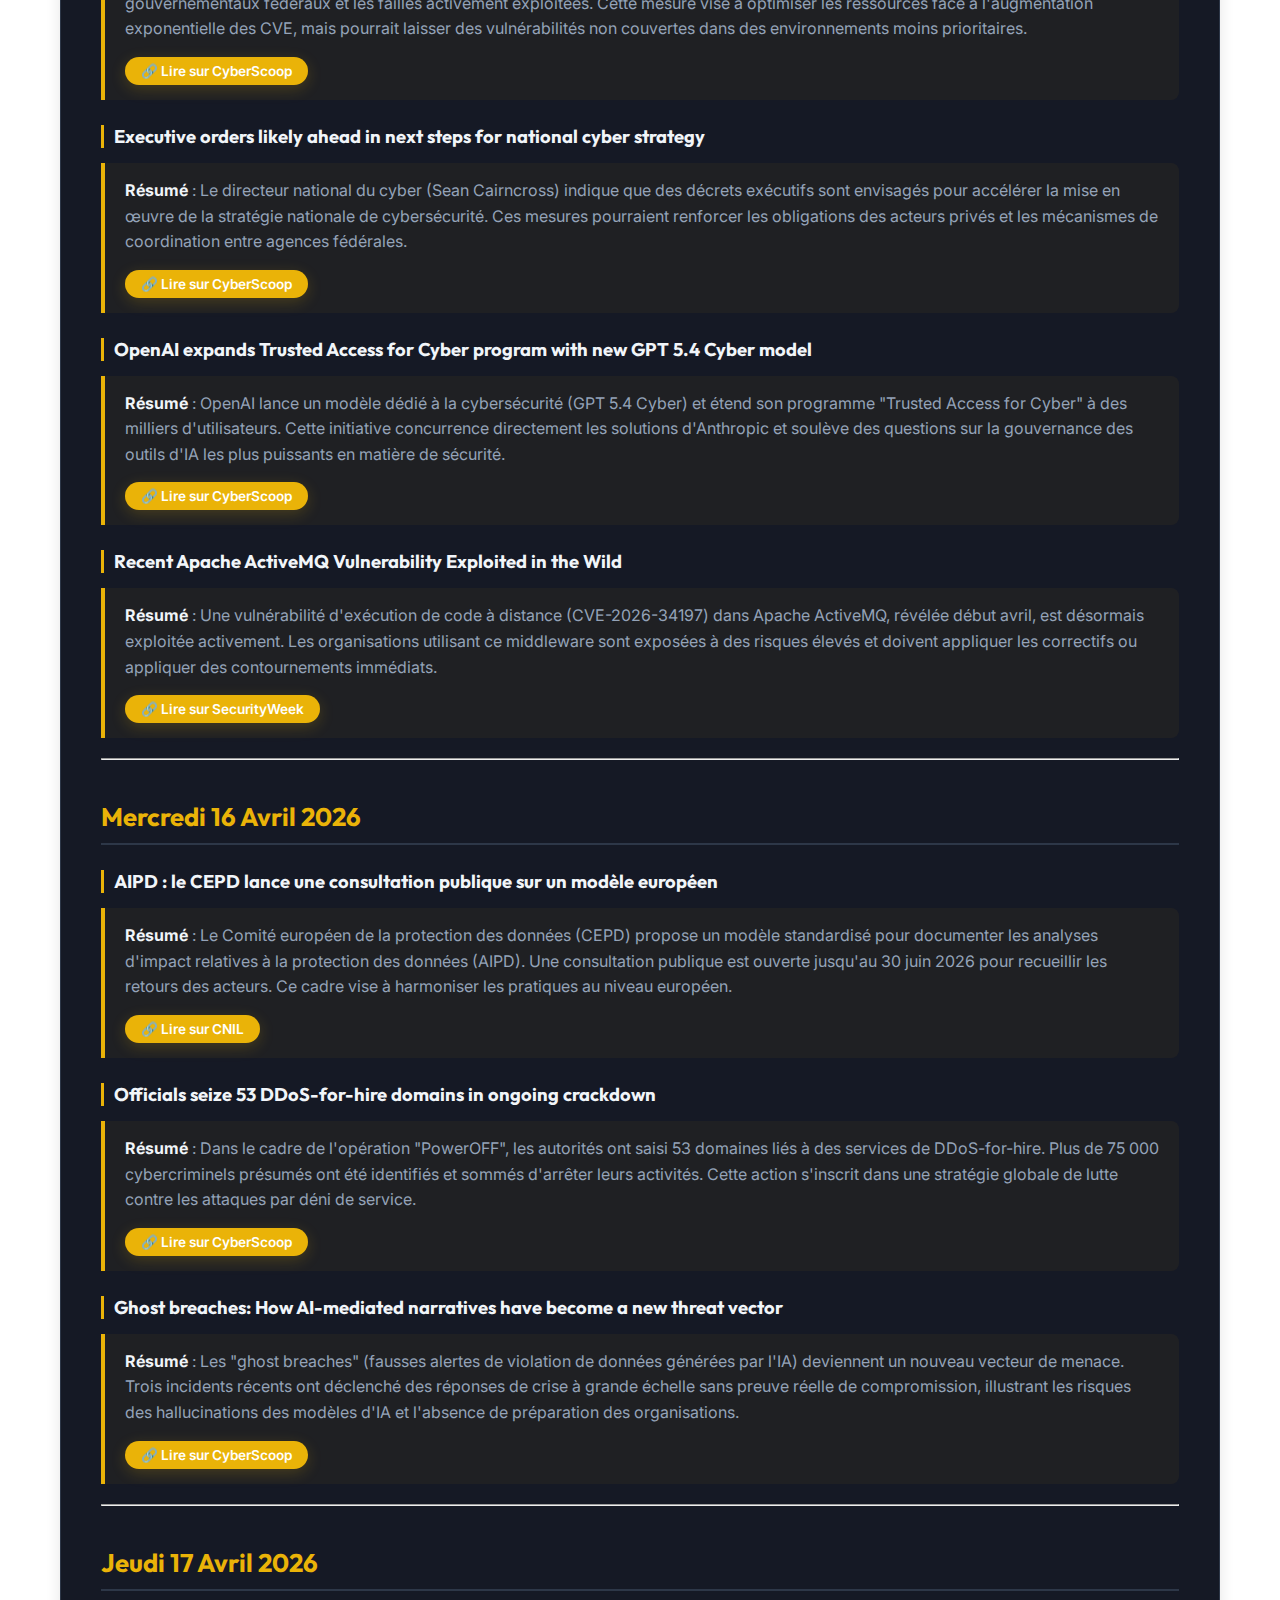
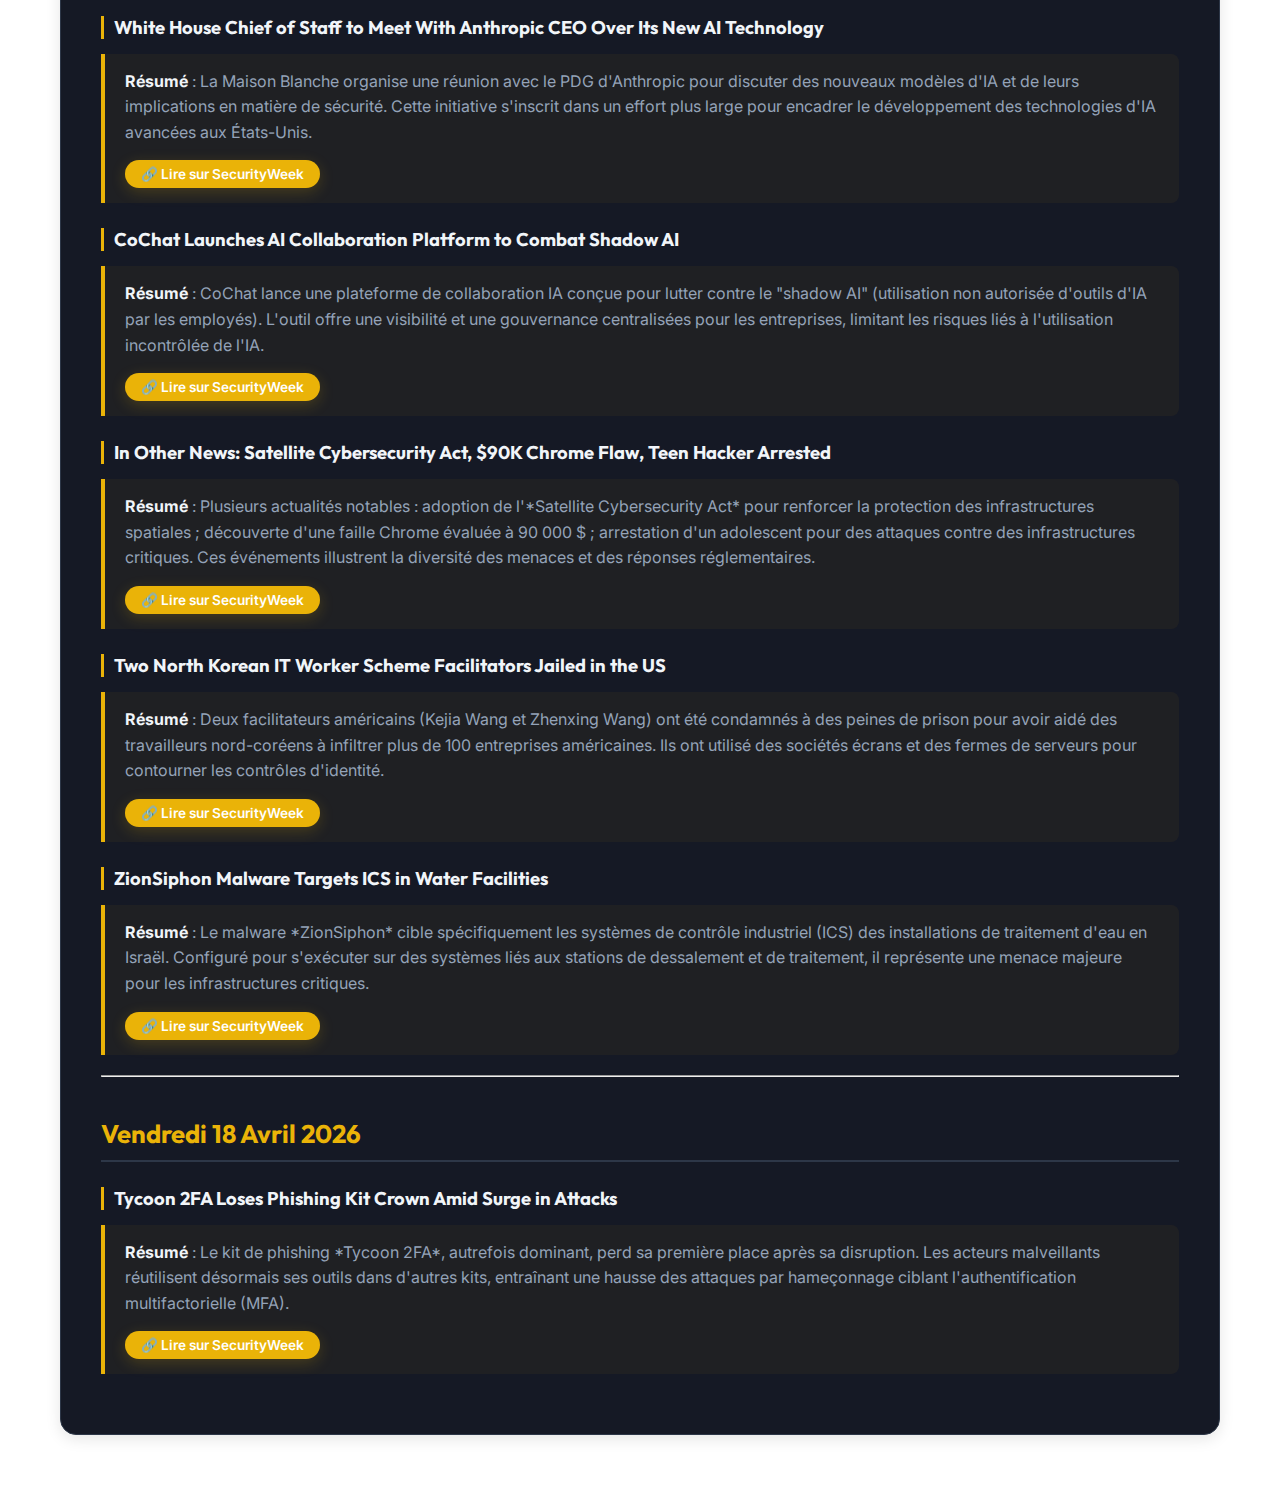
<file: Veille/legale/index.html>
<!DOCTYPE html>
<html lang="fr">
<head>
    <meta charset="UTF-8">
    <meta name="viewport" content="width=device-width, initial-scale=1.0">
    <title>Veille Légale | Lois & Compliance — 13/04/2026 au 19/04/2026</title>
    <link rel="icon" href="data:image/svg+xml,<svg xmlns=%22http://www.w3.org/2000/svg%22 viewBox=%220 0 100 100%22><rect width=%22100%22 height=%22100%22 rx=%2220%22 fill=%22%23151925%22/><text x=%2250%22 y=%2265%22 font-family=%22Arial, sans-serif%22 font-weight=%22bold%22 font-size=%2228%22 text-anchor=%22middle%22 fill=%22%23eab308%22>LEG</text></svg>">
    <link rel="stylesheet" href="/style.css">
    <link href="https://fonts.googleapis.com/css2?family=Inter:wght@300;400;500;600&family=Outfit:wght@500;700;800&display=swap" rel="stylesheet">
    <style>
        .veille-content h2 {
            color: #eab308;
            margin-top: 40px; margin-bottom: 20px;
            font-family: 'Outfit', sans-serif;
            border-bottom: 2px solid var(--border);
            padding-bottom: 10px; font-size: 1.6rem;
        }
        .veille-content h3 {
            color: var(--text);
            margin-top: 25px; margin-bottom: 15px;
            font-family: 'Outfit', sans-serif; font-size: 1.15rem;
            border-left: 3px solid #eab308; padding-left: 10px;
        }
        .article-box {
            background: rgba(234, 179, 8, 0.05);
            border-left: 4px solid #eab308;
            padding: 15px 20px; margin-bottom: 20px;
            border-radius: 0 8px 8px 0;
        }
        .article-box p { margin-top: 0; margin-bottom: 15px; line-height: 1.6; color: var(--muted); }
        .btn-source {
            display: inline-block;
            background-color: #eab308;
            color: #ffffff !important;
            padding: 6px 16px; border-radius: 30px;
            font-size: 0.85em; font-weight: 600;
            text-decoration: none;
            transition: all 0.3s ease;
            box-shadow: 0 4px 15px rgba(234, 179, 8, 0.2);
        }
        .btn-source:hover { transform: translateY(-3px); box-shadow: 0 6px 20px rgba(234, 179, 8, 0.4); }
        .veille-content strong { color: var(--text); }
        .veille-content a:not(.btn-source) { color: #eab308; text-decoration: none; font-weight: 500; }
        .veille-content a:not(.btn-source):hover { text-decoration: underline; }
        .veille-header-badge {
            display: inline-flex; align-items: center; gap: 8px;
            background: rgba(234, 179, 8, 0.1);
            border: 1px solid rgba(234, 179, 8, 0.3);
            color: #eab308; padding: 6px 16px; border-radius: 30px;
            font-size: 0.85rem; font-weight: 700;
            text-transform: uppercase; letter-spacing: 0.05em;
            margin-bottom: 16px;
        }
        .veille-nav { display: flex; gap: 10px; flex-wrap: wrap; margin-bottom: 40px; margin-top: 20px; }
        .veille-nav a {
            padding: 8px 18px; border-radius: 30px; font-size: 0.85rem; font-weight: 600;
            border: 1px solid var(--border); color: var(--muted);
            text-decoration: none; transition: all 0.2s;
        }
        .veille-nav a:hover { border-color: #eab308; color: #eab308; background: rgba(234, 179, 8, 0.05); }
        .veille-nav a.active { background: #eab308; color: white; border-color: #eab308; }
    </style>
</head>
<body>
    <div class="container" style="padding-top: 40px; padding-bottom: 60px;">
        <a href="/" class="btn-home" style="display: inline-block; margin-bottom: 30px;">↩ Retour au Portfolio</a>
        <div class="veille-header-badge">⚖️ Légale</div>
        <h1 class="hero-title" style="text-align: left; margin-bottom: 10px;">Lois & Compliance</h1>
        <p style="color: var(--muted); margin-bottom: 8px;">Réglementation, RGPD, NIS2 et décisions des autorités de contrôle</p>
        <p style="color: var(--muted); font-size: 0.85rem; opacity: 0.7;">Semaine du 13/04/2026 au 19/04/2026 · Généré par IA</p>
        <nav class="veille-nav">
            <a href="/Veille/securite" >🛡️ Sécurité</a>
            <a href="/Veille/techno"   >💻 Techno</a>
            <a href="/Veille/legale"   class='active'>⚖️ Légale</a>
            <a href="/Veille/hardware" >🖥️ Hardware</a>
        </nav>
        <div class="veille-content" style="background: var(--card); border: 1px solid var(--border); border-radius: 16px; padding: 40px; box-shadow: 0 4px 15px rgba(0,0,0,0.1);">
            <h2>Lundi 14 Avril 2026</h2>
<h3>Pixels de suivi dans les courriers électroniques : vous devez être mieux informés</h3>
<div class="article-box">
<p><strong>Résumé</strong> : La CNIL rappelle que les pixels de suivi dans les emails peuvent collecter des données personnelles sans consentement explicite. Les utilisateurs doivent être informés de leur présence et de leur finalité, conformément au RGPD. Les entreprises doivent revoir leurs pratiques pour garantir la transparence et le respect des droits des personnes.</p>
<a href="https://www.cnil.fr/fr/pixels-de-suivi-dans-les-courriers-electroniques-vous-devez-etre-mieux-informes" class="btn-source" target="_blank">🔗 Lire sur CNIL</a>
</div>

<h3>Pixels de suivi dans les courriers électroniques : la CNIL publie ses recommandations pour mieux protéger la vie privée</h3>
<div class="article-box">
<p><strong>Résumé</strong> : Après consultation publique, la CNIL publie ses recommandations finales sur les pixels de suivi dans les emails. Elle précise les obligations des acteurs (information claire, base légale, minimisation des données) et propose des bonnes pratiques pour limiter les risques de traitement illégal des données personnelles.</p>
<a href="https://www.cnil.fr/fr/recommandation-pixel-suivi-courriels" class="btn-source" target="_blank">🔗 Lire sur CNIL</a>
</div>

<h3>Microsoft drops its second-largest monthly batch of defects on record</h3>
<div class="article-box">
<p><strong>Résumé</strong> : Microsoft a corrigé 147 vulnérabilités lors de son Patch Tuesday d'avril 2026, dont une zero-day activement exploitée dans Microsoft Office SharePoint (CVE-2026-3297). Cette faille permet à un attaquant d'accéder et de modifier des informations sensibles. Les entreprises sont invitées à appliquer les correctifs sans délai.</p>
<a href="https://cyberscoop.com/microsoft-patch-tuesday-april-2026/" class="btn-source" target="_blank">🔗 Lire sur CyberScoop</a>
</div>

<h3>CISA cancels summer internships for cyber scholarship students amid DHS funding lapse</h3>
<div class="article-box">
<p><strong>Résumé</strong> : En raison d'un manque de financement fédéral, la CISA a annulé les stages d'été pour les étudiants boursiers en cybersécurité. Cette décision aggrave les tensions sur un programme déjà fragilisé par des gels de recrutement et des coupes budgétaires, risquant d'aggraver la pénurie de talents dans le secteur.</p>
<a href="https://cyberscoop.com/cisa-cancels-cybercorps-internships-dhs-funding-crisis/" class="btn-source" target="_blank">🔗 Lire sur CyberScoop</a>
</div>

<hr />
<h2>Mardi 15 Avril 2026</h2>
<h3>NIST narrows scope of CVE analysis to keep up with rising tide of vulnerabilities</h3>
<div class="article-box">
<p><strong>Résumé</strong> : Le NIST réduit la portée de son analyse des vulnérabilités (NVD) pour se concentrer sur les logiciels critiques, les systèmes gouvernementaux fédéraux et les failles activement exploitées. Cette mesure vise à optimiser les ressources face à l'augmentation exponentielle des CVE, mais pourrait laisser des vulnérabilités non couvertes dans des environnements moins prioritaires.</p>
<a href="https://cyberscoop.com/nist-narrows-cve-analysis-nvd/" class="btn-source" target="_blank">🔗 Lire sur CyberScoop</a>
</div>

<h3>Executive orders likely ahead in next steps for national cyber strategy</h3>
<div class="article-box">
<p><strong>Résumé</strong> : Le directeur national du cyber (Sean Cairncross) indique que des décrets exécutifs sont envisagés pour accélérer la mise en œuvre de la stratégie nationale de cybersécurité. Ces mesures pourraient renforcer les obligations des acteurs privés et les mécanismes de coordination entre agences fédérales.</p>
<a href="https://cyberscoop.com/executive-orders-likely-ahead-in-next-steps-for-national-cyber-strategy/" class="btn-source" target="_blank">🔗 Lire sur CyberScoop</a>
</div>

<h3>OpenAI expands Trusted Access for Cyber program with new GPT 5.4 Cyber model</h3>
<div class="article-box">
<p><strong>Résumé</strong> : OpenAI lance un modèle dédié à la cybersécurité (GPT 5.4 Cyber) et étend son programme "Trusted Access for Cyber" à des milliers d'utilisateurs. Cette initiative concurrence directement les solutions d'Anthropic et soulève des questions sur la gouvernance des outils d'IA les plus puissants en matière de sécurité.</p>
<a href="https://cyberscoop.com/openai-expands-trusted-access-for-cyber-to-thousands-for-cybersecurity/" class="btn-source" target="_blank">🔗 Lire sur CyberScoop</a>
</div>

<h3>Recent Apache ActiveMQ Vulnerability Exploited in the Wild</h3>
<div class="article-box">
<p><strong>Résumé</strong> : Une vulnérabilité d'exécution de code à distance (CVE-2026-34197) dans Apache ActiveMQ, révélée début avril, est désormais exploitée activement. Les organisations utilisant ce middleware sont exposées à des risques élevés et doivent appliquer les correctifs ou appliquer des contournements immédiats.</p>
<a href="https://www.securityweek.com/recent-apache-activemq-vulnerability-exploited-in-the-wild/" class="btn-source" target="_blank">🔗 Lire sur SecurityWeek</a>
</div>

<hr />
<h2>Mercredi 16 Avril 2026</h2>
<h3>AIPD : le CEPD lance une consultation publique sur un modèle européen</h3>
<div class="article-box">
<p><strong>Résumé</strong> : Le Comité européen de la protection des données (CEPD) propose un modèle standardisé pour documenter les analyses d'impact relatives à la protection des données (AIPD). Une consultation publique est ouverte jusqu'au 30 juin 2026 pour recueillir les retours des acteurs. Ce cadre vise à harmoniser les pratiques au niveau européen.</p>
<a href="https://www.cnil.fr/fr/aipd-le-cepd-lance-une-consultation-publique" class="btn-source" target="_blank">🔗 Lire sur CNIL</a>
</div>

<h3>Officials seize 53 DDoS-for-hire domains in ongoing crackdown</h3>
<div class="article-box">
<p><strong>Résumé</strong> : Dans le cadre de l'opération "PowerOFF", les autorités ont saisi 53 domaines liés à des services de DDoS-for-hire. Plus de 75 000 cybercriminels présumés ont été identifiés et sommés d'arrêter leurs activités. Cette action s'inscrit dans une stratégie globale de lutte contre les attaques par déni de service.</p>
<a href="https://cyberscoop.com/ddos-for-hire-takedowns-operation-poweroff/" class="btn-source" target="_blank">🔗 Lire sur CyberScoop</a>
</div>

<h3>Ghost breaches: How AI-mediated narratives have become a new threat vector</h3>
<div class="article-box">
<p><strong>Résumé</strong> : Les "ghost breaches" (fausses alertes de violation de données générées par l'IA) deviennent un nouveau vecteur de menace. Trois incidents récents ont déclenché des réponses de crise à grande échelle sans preuve réelle de compromission, illustrant les risques des hallucinations des modèles d'IA et l'absence de préparation des organisations.</p>
<a href="https://cyberscoop.com/ai-generated-breach-narratives-ghost-threat-vector-op-ed/" class="btn-source" target="_blank">🔗 Lire sur CyberScoop</a>
</div>

<hr />
<h2>Jeudi 17 Avril 2026</h2>
<h3>White House Chief of Staff to Meet With Anthropic CEO Over Its New AI Technology</h3>
<div class="article-box">
<p><strong>Résumé</strong> : La Maison Blanche organise une réunion avec le PDG d'Anthropic pour discuter des nouveaux modèles d'IA et de leurs implications en matière de sécurité. Cette initiative s'inscrit dans un effort plus large pour encadrer le développement des technologies d'IA avancées aux États-Unis.</p>
<a href="https://www.securityweek.com/white-house-chief-of-staff-to-meet-ith-anthropic-ceo-over-its-new-ai-technology/" class="btn-source" target="_blank">🔗 Lire sur SecurityWeek</a>
</div>

<h3>CoChat Launches AI Collaboration Platform to Combat Shadow AI</h3>
<div class="article-box">
<p><strong>Résumé</strong> : CoChat lance une plateforme de collaboration IA conçue pour lutter contre le "shadow AI" (utilisation non autorisée d'outils d'IA par les employés). L'outil offre une visibilité et une gouvernance centralisées pour les entreprises, limitant les risques liés à l'utilisation incontrôlée de l'IA.</p>
<a href="https://www.securityweek.com/cochat-launches-ai-collaboration-platform-to-combat-shadow-ai/" class="btn-source" target="_blank">🔗 Lire sur SecurityWeek</a>
</div>

<h3>In Other News: Satellite Cybersecurity Act, $90K Chrome Flaw, Teen Hacker Arrested</h3>
<div class="article-box">
<p><strong>Résumé</strong> : Plusieurs actualités notables : adoption de l'*Satellite Cybersecurity Act* pour renforcer la protection des infrastructures spatiales ; découverte d'une faille Chrome évaluée à 90 000 $ ; arrestation d'un adolescent pour des attaques contre des infrastructures critiques. Ces événements illustrent la diversité des menaces et des réponses réglementaires.</p>
<a href="https://www.securityweek.com/in-other-news-satellite-cybersecurity-act-90k-chrome-flaw-teen-hacker-arrested/" class="btn-source" target="_blank">🔗 Lire sur SecurityWeek</a>
</div>

<h3>Two North Korean IT Worker Scheme Facilitators Jailed in the US</h3>
<div class="article-box">
<p><strong>Résumé</strong> : Deux facilitateurs américains (Kejia Wang et Zhenxing Wang) ont été condamnés à des peines de prison pour avoir aidé des travailleurs nord-coréens à infiltrer plus de 100 entreprises américaines. Ils ont utilisé des sociétés écrans et des fermes de serveurs pour contourner les contrôles d'identité.</p>
<a href="https://www.securityweek.com/two-north-korean-it-worker-scheme-facilitators-jailed-in-the-us/" class="btn-source" target="_blank">🔗 Lire sur SecurityWeek</a>
</div>

<h3>ZionSiphon Malware Targets ICS in Water Facilities</h3>
<div class="article-box">
<p><strong>Résumé</strong> : Le malware *ZionSiphon* cible spécifiquement les systèmes de contrôle industriel (ICS) des installations de traitement d'eau en Israël. Configuré pour s'exécuter sur des systèmes liés aux stations de dessalement et de traitement, il représente une menace majeure pour les infrastructures critiques.</p>
<a href="https://www.securityweek.com/zionsiphon-malware-targets-ics-in-water-facilities/" class="btn-source" target="_blank">🔗 Lire sur SecurityWeek</a>
</div>

<hr />
<h2>Vendredi 18 Avril 2026</h2>
<h3>Tycoon 2FA Loses Phishing Kit Crown Amid Surge in Attacks</h3>
<div class="article-box">
<p><strong>Résumé</strong> : Le kit de phishing *Tycoon 2FA*, autrefois dominant, perd sa première place après sa disruption. Les acteurs malveillants réutilisent désormais ses outils dans d'autres kits, entraînant une hausse des attaques par hameçonnage ciblant l'authentification multifactorielle (MFA).</p>
<a href="https://www.securityweek.com/tycoon-2fa-loses-phishing-kit-crown-amid-surge-in-attacks/" class="btn-source" target="_blank">🔗 Lire sur SecurityWeek</a>
</div>
        </div>
    </div>
</body>
</html>
</file>
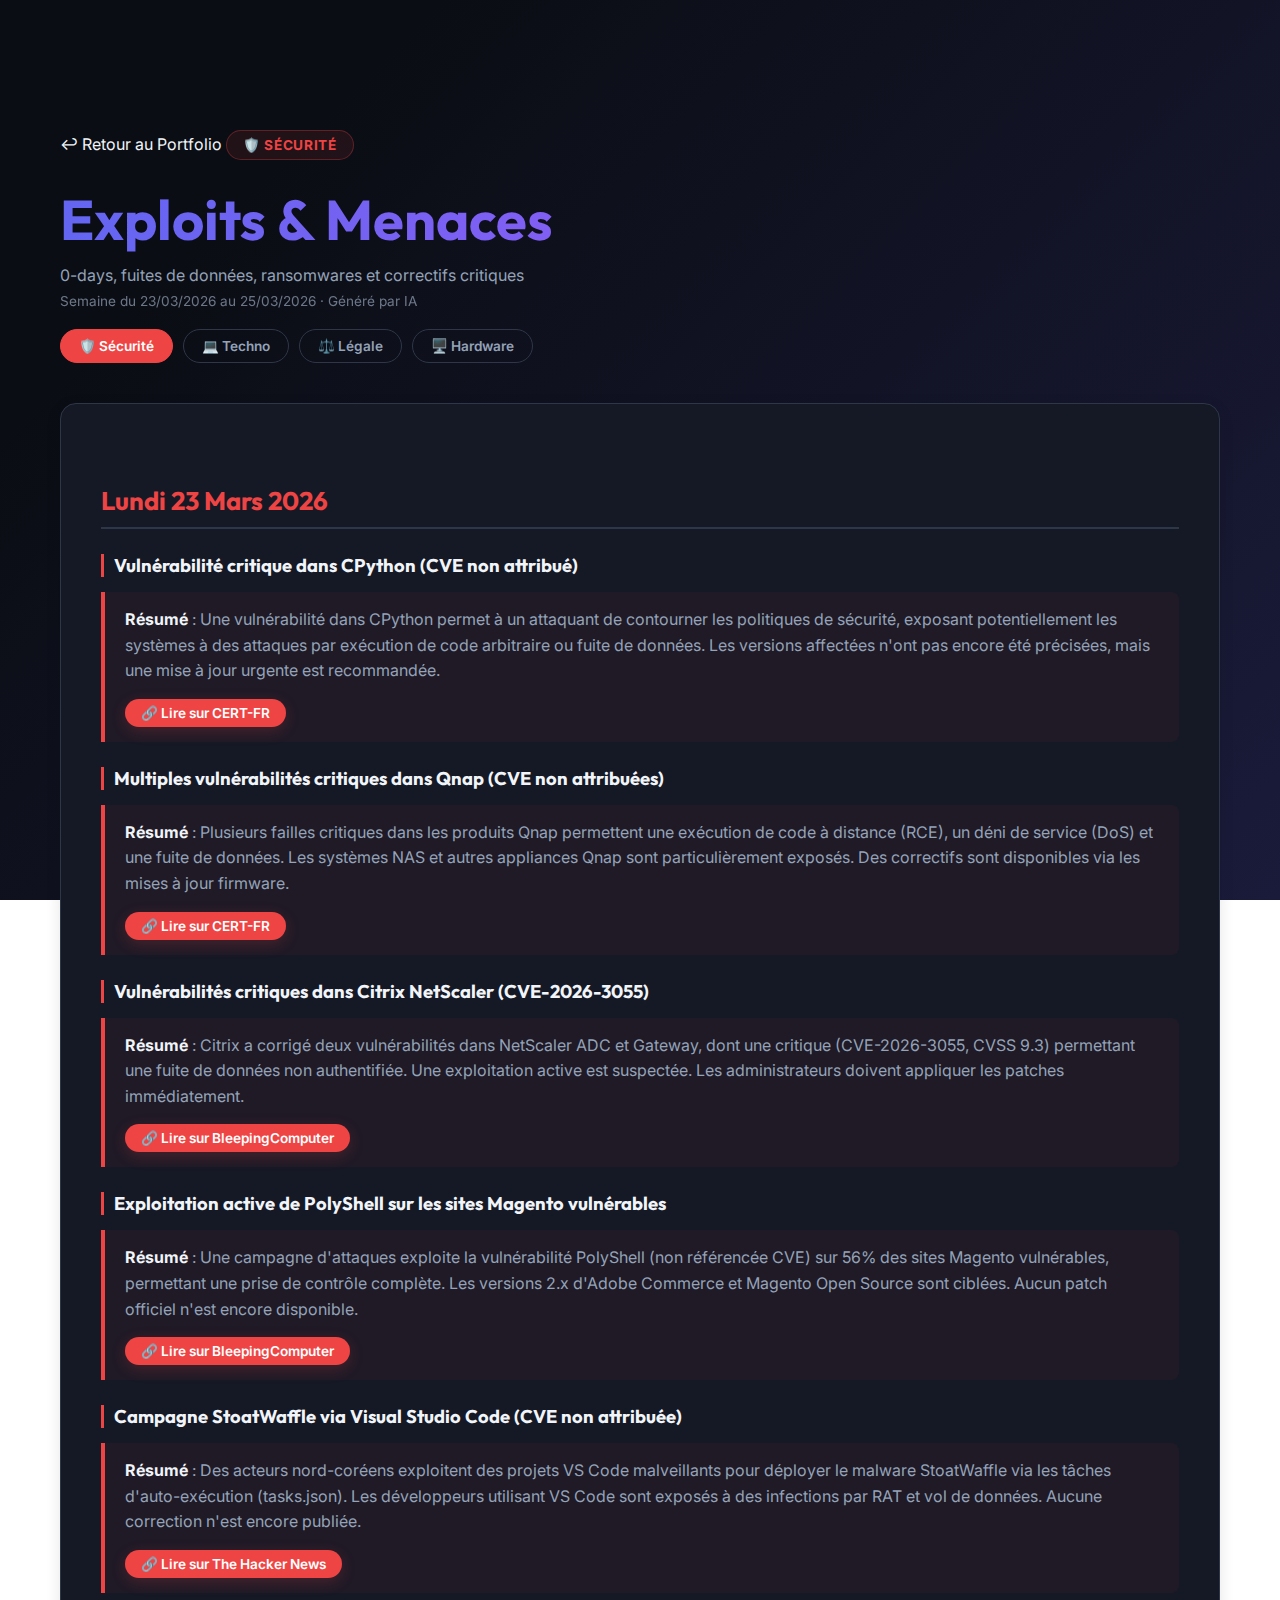
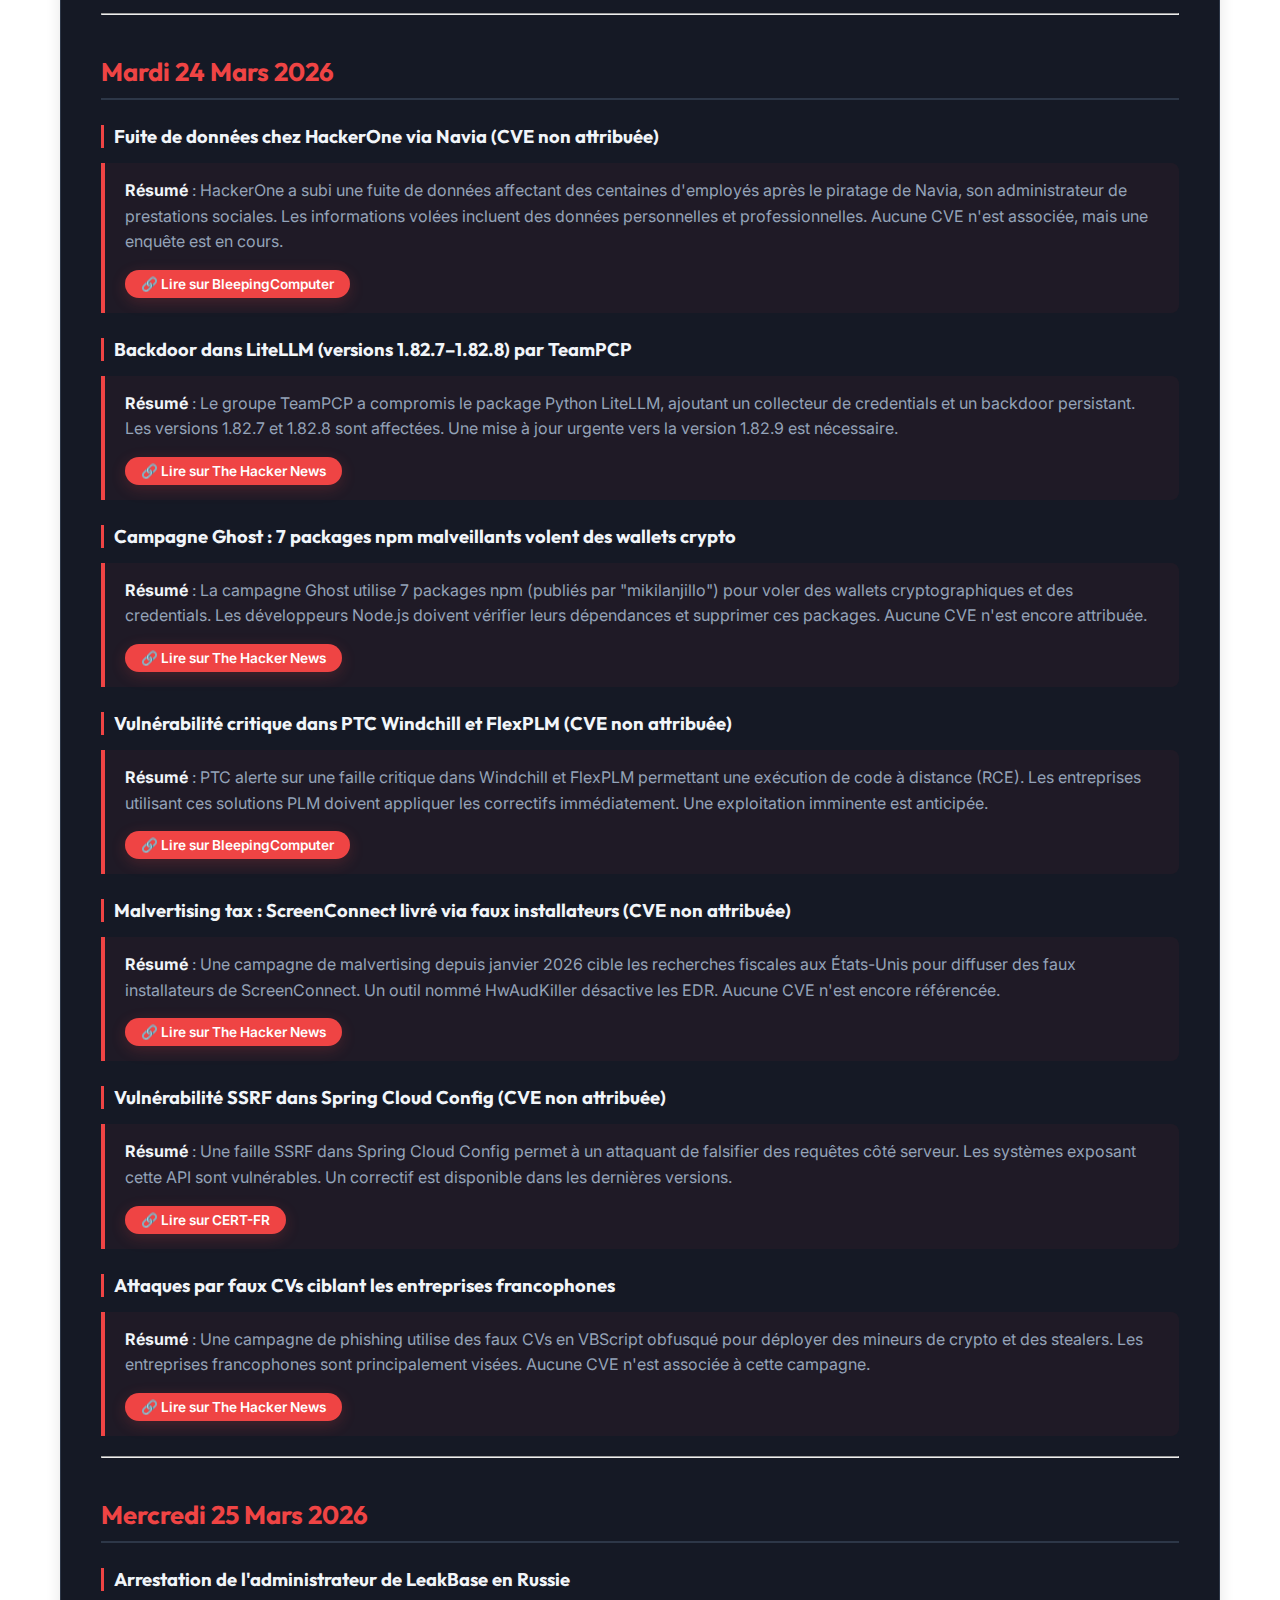
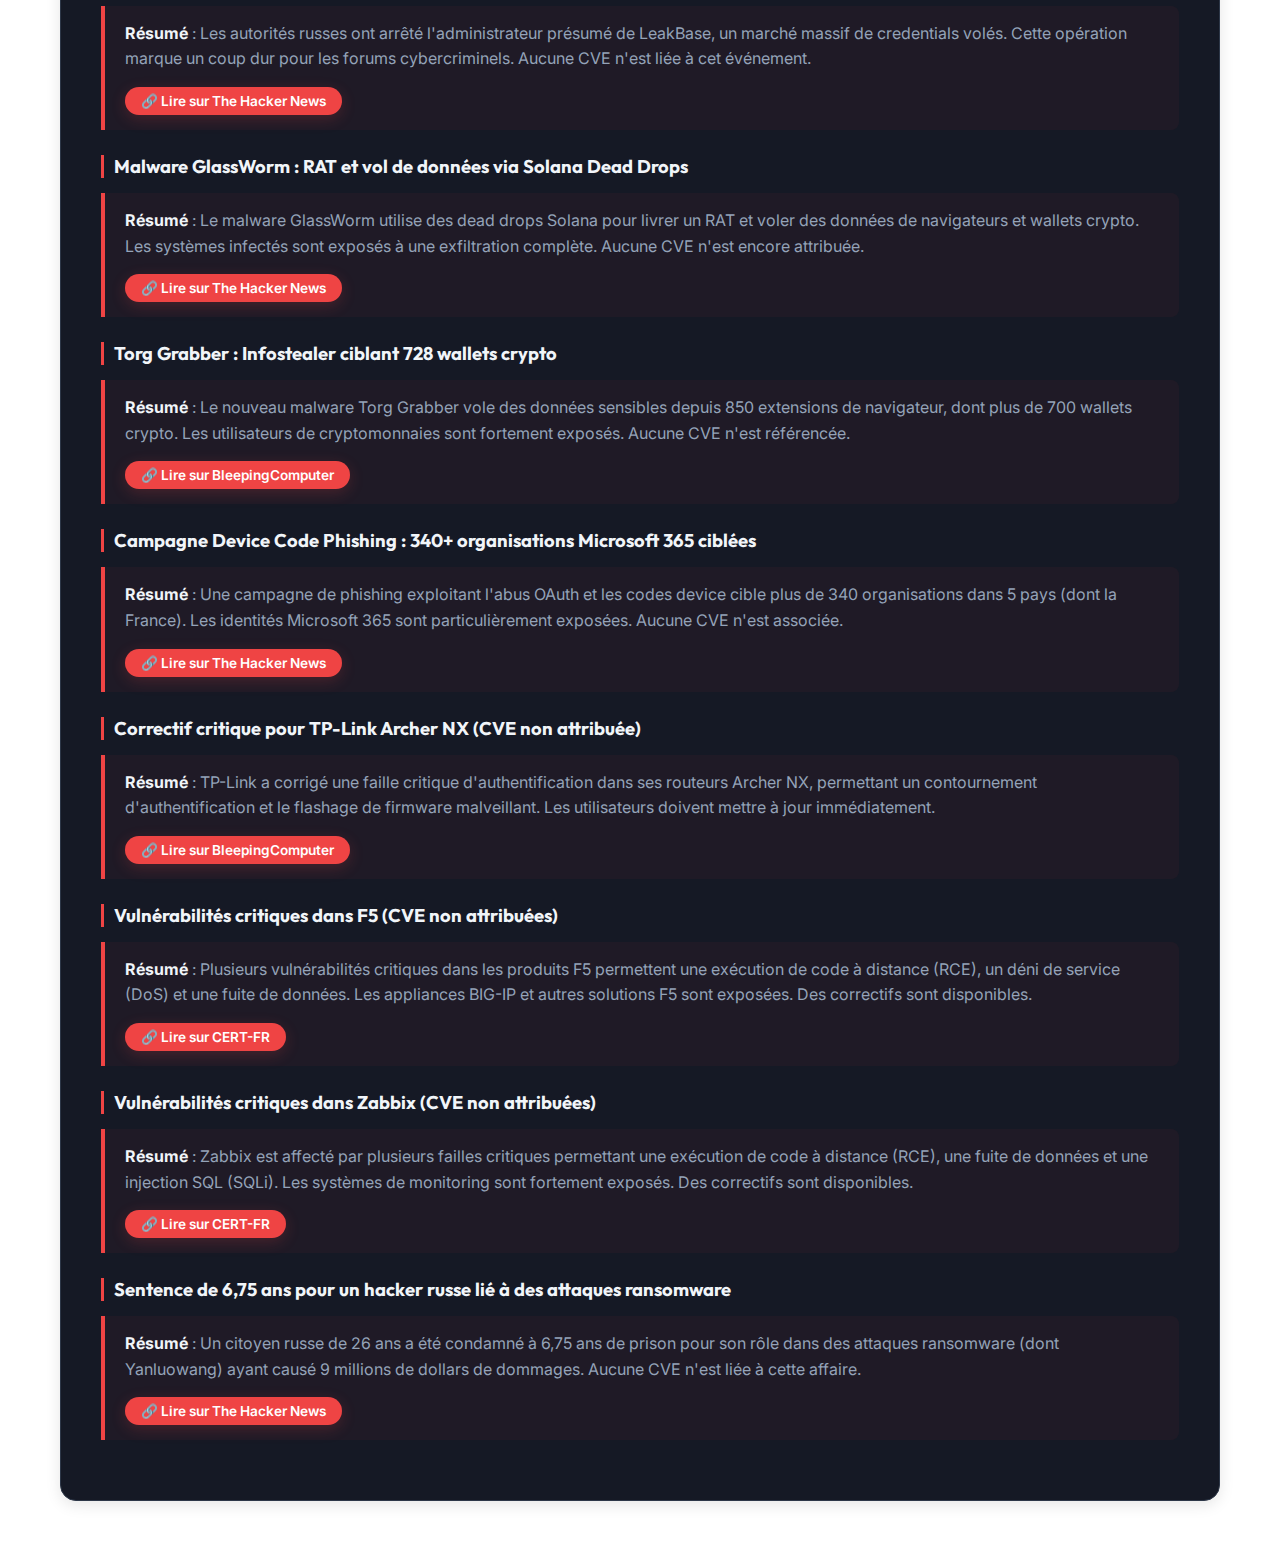
<file: Veille/securite/index.html>
<!DOCTYPE html>
<html lang="fr">
<head>
    <meta charset="UTF-8">
    <meta name="viewport" content="width=device-width, initial-scale=1.0">
    <title>Veille Sécurité | Exploits & Menaces — 23/03/2026 au 25/03/2026</title>
    <link rel="icon" href="data:image/svg+xml,<svg xmlns=%22http://www.w3.org/2000/svg%22 viewBox=%220 0 100 100%22><rect width=%22100%22 height=%22100%22 rx=%2220%22 fill=%22%23151925%22/><text x=%2250%22 y=%2265%22 font-family=%22Arial, sans-serif%22 font-weight=%22bold%22 font-size=%2228%22 text-anchor=%22middle%22 fill=%22%23ef4444%22>SEC</text></svg>">
    <link rel="stylesheet" href="/style.css">
    <link href="https://fonts.googleapis.com/css2?family=Inter:wght@300;400;500;600&family=Outfit:wght@500;700;800&display=swap" rel="stylesheet">
    <style>
        .veille-content h2 {
            color: #ef4444;
            margin-top: 40px; margin-bottom: 20px;
            font-family: 'Outfit', sans-serif;
            border-bottom: 2px solid var(--border);
            padding-bottom: 10px; font-size: 1.6rem;
        }
        .veille-content h3 {
            color: var(--text);
            margin-top: 25px; margin-bottom: 15px;
            font-family: 'Outfit', sans-serif; font-size: 1.15rem;
            border-left: 3px solid #ef4444; padding-left: 10px;
        }
        .article-box {
            background: rgba(239, 68, 68, 0.05);
            border-left: 4px solid #ef4444;
            padding: 15px 20px; margin-bottom: 20px;
            border-radius: 0 8px 8px 0;
        }
        .article-box p { margin-top: 0; margin-bottom: 15px; line-height: 1.6; color: var(--muted); }
        .btn-source {
            display: inline-block;
            background-color: #ef4444;
            color: #ffffff !important;
            padding: 6px 16px; border-radius: 30px;
            font-size: 0.85em; font-weight: 600;
            text-decoration: none;
            transition: all 0.3s ease;
            box-shadow: 0 4px 15px rgba(239, 68, 68, 0.2);
        }
        .btn-source:hover { transform: translateY(-3px); box-shadow: 0 6px 20px rgba(239, 68, 68, 0.4); }
        .veille-content strong { color: var(--text); }
        .veille-content a:not(.btn-source) { color: #ef4444; text-decoration: none; font-weight: 500; }
        .veille-content a:not(.btn-source):hover { text-decoration: underline; }
        .veille-header-badge {
            display: inline-flex; align-items: center; gap: 8px;
            background: rgba(239, 68, 68, 0.1);
            border: 1px solid rgba(239, 68, 68, 0.3);
            color: #ef4444; padding: 6px 16px; border-radius: 30px;
            font-size: 0.85rem; font-weight: 700;
            text-transform: uppercase; letter-spacing: 0.05em;
            margin-bottom: 16px;
        }
        .veille-nav { display: flex; gap: 10px; flex-wrap: wrap; margin-bottom: 40px; margin-top: 20px; }
        .veille-nav a {
            padding: 8px 18px; border-radius: 30px; font-size: 0.85rem; font-weight: 600;
            border: 1px solid var(--border); color: var(--muted);
            text-decoration: none; transition: all 0.2s;
        }
        .veille-nav a:hover { border-color: #ef4444; color: #ef4444; background: rgba(239, 68, 68, 0.05); }
        .veille-nav a.active { background: #ef4444; color: white; border-color: #ef4444; }
    </style>
</head>
<body>
    <div class="container" style="padding-top: 40px; padding-bottom: 60px;">
        <a href="/" class="btn-home" style="display: inline-block; margin-bottom: 30px;">↩ Retour au Portfolio</a>
        <div class="veille-header-badge">🛡️ Sécurité</div>
        <h1 class="hero-title" style="text-align: left; margin-bottom: 10px;">Exploits & Menaces</h1>
        <p style="color: var(--muted); margin-bottom: 8px;">0-days, fuites de données, ransomwares et correctifs critiques</p>
        <p style="color: var(--muted); font-size: 0.85rem; opacity: 0.7;">Semaine du 23/03/2026 au 25/03/2026 · Généré par IA</p>
        <nav class="veille-nav">
            <a href="/Veille/securite" class='active'>🛡️ Sécurité</a>
            <a href="/Veille/techno"   >💻 Techno</a>
            <a href="/Veille/legale"   >⚖️ Légale</a>
            <a href="/Veille/hardware" >🖥️ Hardware</a>
        </nav>
        <div class="veille-content" style="background: var(--card); border: 1px solid var(--border); border-radius: 16px; padding: 40px; box-shadow: 0 4px 15px rgba(0,0,0,0.1);">
            <h2>Lundi 23 Mars 2026</h2>
<h3>Vulnérabilité critique dans CPython (CVE non attribué)</h3>
<div class="article-box">
<p><strong>Résumé</strong> : Une vulnérabilité dans CPython permet à un attaquant de contourner les politiques de sécurité, exposant potentiellement les systèmes à des attaques par exécution de code arbitraire ou fuite de données. Les versions affectées n'ont pas encore été précisées, mais une mise à jour urgente est recommandée.</p>
<a href="https://www.cert.ssi.gouv.fr/avis/CERTFR-2026-AVI-0335/" class="btn-source" target="_blank">🔗 Lire sur CERT-FR</a>
</div>

<h3>Multiples vulnérabilités critiques dans Qnap (CVE non attribuées)</h3>
<div class="article-box">
<p><strong>Résumé</strong> : Plusieurs failles critiques dans les produits Qnap permettent une exécution de code à distance (RCE), un déni de service (DoS) et une fuite de données. Les systèmes NAS et autres appliances Qnap sont particulièrement exposés. Des correctifs sont disponibles via les mises à jour firmware.</p>
<a href="https://www.cert.ssi.gouv.fr/avis/CERTFR-2026-AVI-0336/" class="btn-source" target="_blank">🔗 Lire sur CERT-FR</a>
</div>

<h3>Vulnérabilités critiques dans Citrix NetScaler (CVE-2026-3055)</h3>
<div class="article-box">
<p><strong>Résumé</strong> : Citrix a corrigé deux vulnérabilités dans NetScaler ADC et Gateway, dont une critique (CVE-2026-3055, CVSS 9.3) permettant une fuite de données non authentifiée. Une exploitation active est suspectée. Les administrateurs doivent appliquer les patches immédiatement.</p>
<a href="https://www.bleepingcomputer.com/news/security/citrix-urges-admins-to-patch-netscaler-flaws-as-soon-as-possible/" class="btn-source" target="_blank">🔗 Lire sur BleepingComputer</a>
</div>

<h3>Exploitation active de PolyShell sur les sites Magento vulnérables</h3>
<div class="article-box">
<p><strong>Résumé</strong> : Une campagne d'attaques exploite la vulnérabilité PolyShell (non référencée CVE) sur 56% des sites Magento vulnérables, permettant une prise de contrôle complète. Les versions 2.x d'Adobe Commerce et Magento Open Source sont ciblées. Aucun patch officiel n'est encore disponible.</p>
<a href="https://www.bleepingcomputer.com/news/security/polyshell-attacks-target-56-percent-of-all-vulnerable-magento-stores/" class="btn-source" target="_blank">🔗 Lire sur BleepingComputer</a>
</div>

<h3>Campagne StoatWaffle via Visual Studio Code (CVE non attribuée)</h3>
<div class="article-box">
<p><strong>Résumé</strong> : Des acteurs nord-coréens exploitent des projets VS Code malveillants pour déployer le malware StoatWaffle via les tâches d'auto-exécution (tasks.json). Les développeurs utilisant VS Code sont exposés à des infections par RAT et vol de données. Aucune correction n'est encore publiée.</p>
<a href="https://thehackernews.com/2026/03/north-korean-hackers-abuse-vs-code-auto.html" class="btn-source" target="_blank">🔗 Lire sur The Hacker News</a>
</div>

<hr />
<h2>Mardi 24 Mars 2026</h2>
<h3>Fuite de données chez HackerOne via Navia (CVE non attribuée)</h3>
<div class="article-box">
<p><strong>Résumé</strong> : HackerOne a subi une fuite de données affectant des centaines d'employés après le piratage de Navia, son administrateur de prestations sociales. Les informations volées incluent des données personnelles et professionnelles. Aucune CVE n'est associée, mais une enquête est en cours.</p>
<a href="https://www.bleepingcomputer.com/news/security/hackerone-discloses-employee-data-breach-after-navia-hack/" class="btn-source" target="_blank">🔗 Lire sur BleepingComputer</a>
</div>

<h3>Backdoor dans LiteLLM (versions 1.82.7–1.82.8) par TeamPCP</h3>
<div class="article-box">
<p><strong>Résumé</strong> : Le groupe TeamPCP a compromis le package Python LiteLLM, ajoutant un collecteur de credentials et un backdoor persistant. Les versions 1.82.7 et 1.82.8 sont affectées. Une mise à jour urgente vers la version 1.82.9 est nécessaire.</p>
<a href="https://thehackernews.com/2026/03/teampcp-backdoors-litellm-versions.html" class="btn-source" target="_blank">🔗 Lire sur The Hacker News</a>
</div>

<h3>Campagne Ghost : 7 packages npm malveillants volent des wallets crypto</h3>
<div class="article-box">
<p><strong>Résumé</strong> : La campagne Ghost utilise 7 packages npm (publiés par "mikilanjillo") pour voler des wallets cryptographiques et des credentials. Les développeurs Node.js doivent vérifier leurs dépendances et supprimer ces packages. Aucune CVE n'est encore attribuée.</p>
<a href="https://thehackernews.com/2026/03/ghost-campaign-uses-7-npm-packages-to.html" class="btn-source" target="_blank">🔗 Lire sur The Hacker News</a>
</div>

<h3>Vulnérabilité critique dans PTC Windchill et FlexPLM (CVE non attribuée)</h3>
<div class="article-box">
<p><strong>Résumé</strong> : PTC alerte sur une faille critique dans Windchill et FlexPLM permettant une exécution de code à distance (RCE). Les entreprises utilisant ces solutions PLM doivent appliquer les correctifs immédiatement. Une exploitation imminente est anticipée.</p>
<a href="https://www.bleepingcomputer.com/news/security/ptc-warns-of-imminent-threat-from-critical-windchill-flexplm-rce-bug/" class="btn-source" target="_blank">🔗 Lire sur BleepingComputer</a>
</div>

<h3>Malvertising tax : ScreenConnect livré via faux installateurs (CVE non attribuée)</h3>
<div class="article-box">
<p><strong>Résumé</strong> : Une campagne de malvertising depuis janvier 2026 cible les recherches fiscales aux États-Unis pour diffuser des faux installateurs de ScreenConnect. Un outil nommé HwAudKiller désactive les EDR. Aucune CVE n'est encore référencée.</p>
<a href="https://thehackernews.com/2026/03/tax-search-ads-deliver-screenconnect.html" class="btn-source" target="_blank">🔗 Lire sur The Hacker News</a>
</div>

<h3>Vulnérabilité SSRF dans Spring Cloud Config (CVE non attribuée)</h3>
<div class="article-box">
<p><strong>Résumé</strong> : Une faille SSRF dans Spring Cloud Config permet à un attaquant de falsifier des requêtes côté serveur. Les systèmes exposant cette API sont vulnérables. Un correctif est disponible dans les dernières versions.</p>
<a href="https://www.cert.ssi.gouv.fr/avis/CERTFR-2026-AVI-0343/" class="btn-source" target="_blank">🔗 Lire sur CERT-FR</a>
</div>

<h3>Attaques par faux CVs ciblant les entreprises francophones</h3>
<div class="article-box">
<p><strong>Résumé</strong> : Une campagne de phishing utilise des faux CVs en VBScript obfusqué pour déployer des mineurs de crypto et des stealers. Les entreprises francophones sont principalement visées. Aucune CVE n'est associée à cette campagne.</p>
<a href="https://thehackernews.com/2026/03/hackers-use-fake-resumes-to-steal.html" class="btn-source" target="_blank">🔗 Lire sur The Hacker News</a>
</div>

<hr />
<h2>Mercredi 25 Mars 2026</h2>
<h3>Arrestation de l'administrateur de LeakBase en Russie</h3>
<div class="article-box">
<p><strong>Résumé</strong> : Les autorités russes ont arrêté l'administrateur présumé de LeakBase, un marché massif de credentials volés. Cette opération marque un coup dur pour les forums cybercriminels. Aucune CVE n'est liée à cet événement.</p>
<a href="https://thehackernews.com/2026/03/leakbase-admin-arrested-in-russia-over.html" class="btn-source" target="_blank">🔗 Lire sur The Hacker News</a>
</div>

<h3>Malware GlassWorm : RAT et vol de données via Solana Dead Drops</h3>
<div class="article-box">
<p><strong>Résumé</strong> : Le malware GlassWorm utilise des dead drops Solana pour livrer un RAT et voler des données de navigateurs et wallets crypto. Les systèmes infectés sont exposés à une exfiltration complète. Aucune CVE n'est encore attribuée.</p>
<a href="https://thehackernews.com/2026/03/glassworm-malware-uses-solana-dead.html" class="btn-source" target="_blank">🔗 Lire sur The Hacker News</a>
</div>

<h3>Torg Grabber : Infostealer ciblant 728 wallets crypto</h3>
<div class="article-box">
<p><strong>Résumé</strong> : Le nouveau malware Torg Grabber vole des données sensibles depuis 850 extensions de navigateur, dont plus de 700 wallets crypto. Les utilisateurs de cryptomonnaies sont fortement exposés. Aucune CVE n'est référencée.</p>
<a href="https://www.bleepingcomputer.com/news/security/new-torg-grabber-infostealer-malware-targets-728-crypto-wallets/" class="btn-source" target="_blank">🔗 Lire sur BleepingComputer</a>
</div>

<h3>Campagne Device Code Phishing : 340+ organisations Microsoft 365 ciblées</h3>
<div class="article-box">
<p><strong>Résumé</strong> : Une campagne de phishing exploitant l'abus OAuth et les codes device cible plus de 340 organisations dans 5 pays (dont la France). Les identités Microsoft 365 sont particulièrement exposées. Aucune CVE n'est associée.</p>
<a href="https://thehackernews.com/2026/03/device-code-phishing-hits-340-microsoft.html" class="btn-source" target="_blank">🔗 Lire sur The Hacker News</a>
</div>

<h3>Correctif critique pour TP-Link Archer NX (CVE non attribuée)</h3>
<div class="article-box">
<p><strong>Résumé</strong> : TP-Link a corrigé une faille critique d'authentification dans ses routeurs Archer NX, permettant un contournement d'authentification et le flashage de firmware malveillant. Les utilisateurs doivent mettre à jour immédiatement.</p>
<a href="https://www.bleepingcomputer.com/news/security/tp-link-warns-users-to-patch-critical-router-auth-bypass-flaw/" class="btn-source" target="_blank">🔗 Lire sur BleepingComputer</a>
</div>

<h3>Vulnérabilités critiques dans F5 (CVE non attribuées)</h3>
<div class="article-box">
<p><strong>Résumé</strong> : Plusieurs vulnérabilités critiques dans les produits F5 permettent une exécution de code à distance (RCE), un déni de service (DoS) et une fuite de données. Les appliances BIG-IP et autres solutions F5 sont exposées. Des correctifs sont disponibles.</p>
<a href="https://www.cert.ssi.gouv.fr/avis/CERTFR-2026-AVI-0352/" class="btn-source" target="_blank">🔗 Lire sur CERT-FR</a>
</div>

<h3>Vulnérabilités critiques dans Zabbix (CVE non attribuées)</h3>
<div class="article-box">
<p><strong>Résumé</strong> : Zabbix est affecté par plusieurs failles critiques permettant une exécution de code à distance (RCE), une fuite de données et une injection SQL (SQLi). Les systèmes de monitoring sont fortement exposés. Des correctifs sont disponibles.</p>
<a href="https://www.cert.ssi.gouv.fr/avis/CERTFR-2026-AVI-0353/" class="btn-source" target="_blank">🔗 Lire sur CERT-FR</a>
</div>

<h3>Sentence de 6,75 ans pour un hacker russe lié à des attaques ransomware</h3>
<div class="article-box">
<p><strong>Résumé</strong> : Un citoyen russe de 26 ans a été condamné à 6,75 ans de prison pour son rôle dans des attaques ransomware (dont Yanluowang) ayant causé 9 millions de dollars de dommages. Aucune CVE n'est liée à cette affaire.</p>
<a href="https://thehackernews.com/2026/03/us-sentences-russian-hacker-to-675.html" class="btn-source" target="_blank">🔗 Lire sur The Hacker News</a>
</div>
        </div>
    </div>
</body>
</html>
</file>
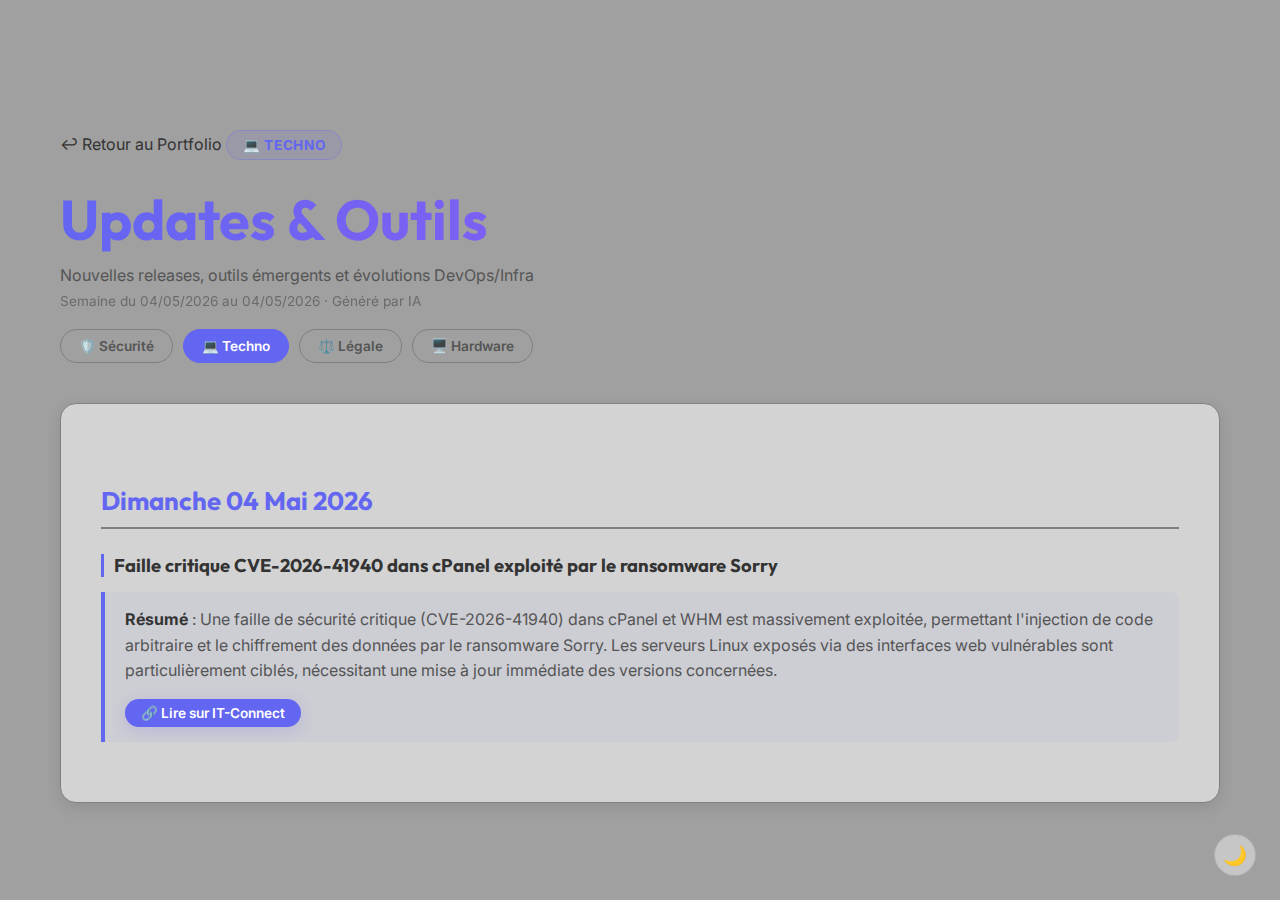
<file: Veille/techno/index.html>
<!DOCTYPE html>
<html lang="fr">
<head>
    <meta charset="UTF-8">
    <meta name="viewport" content="width=device-width, initial-scale=1.0">
    <title>Veille Techno | Updates & Outils — 04/05/2026 au 04/05/2026</title>
    <link rel="icon" href="data:image/svg+xml,<svg xmlns=%22http://www.w3.org/2000/svg%22 viewBox=%220 0 100 100%22><rect width=%22100%22 height=%22100%22 rx=%2220%22 fill=%22%23151925%22/><text x=%2250%22 y=%2265%22 font-family=%22Arial, sans-serif%22 font-weight=%22bold%22 font-size=%2228%22 text-anchor=%22middle%22 fill=%22%236366f1%22>TECH</text></svg>">
    <link rel="stylesheet" href="/style.css">
    <link href="https://fonts.googleapis.com/css2?family=Inter:wght@300;400;500;600&family=Outfit:wght@500;700;800&display=swap" rel="stylesheet">
    <style>
        .veille-content h2 {
            color: #6366f1;
            margin-top: 40px; margin-bottom: 20px;
            font-family: 'Outfit', sans-serif;
            border-bottom: 2px solid var(--border);
            padding-bottom: 10px; font-size: 1.6rem;
        }
        .veille-content h3 {
            color: var(--text);
            margin-top: 25px; margin-bottom: 15px;
            font-family: 'Outfit', sans-serif; font-size: 1.15rem;
            border-left: 3px solid #6366f1; padding-left: 10px;
        }
        .article-box {
            background: rgba(99, 102, 241, 0.05);
            border-left: 4px solid #6366f1;
            padding: 15px 20px; margin-bottom: 20px;
            border-radius: 0 8px 8px 0;
        }
        .article-box p { margin-top: 0; margin-bottom: 15px; line-height: 1.6; color: var(--muted); }
        .btn-source {
            display: inline-block;
            background-color: #6366f1;
            color: #ffffff !important;
            padding: 6px 16px; border-radius: 30px;
            font-size: 0.85em; font-weight: 600;
            text-decoration: none;
            transition: all 0.3s ease;
            box-shadow: 0 4px 15px rgba(99, 102, 241, 0.2);
        }
        .btn-source:hover { transform: translateY(-3px); box-shadow: 0 6px 20px rgba(99, 102, 241, 0.4); }
        .veille-content strong { color: var(--text); }
        .veille-content a:not(.btn-source) { color: #6366f1; text-decoration: none; font-weight: 500; }
        .veille-content a:not(.btn-source):hover { text-decoration: underline; }
        .veille-header-badge {
            display: inline-flex; align-items: center; gap: 8px;
            background: rgba(99, 102, 241, 0.1);
            border: 1px solid rgba(99, 102, 241, 0.3);
            color: #6366f1; padding: 6px 16px; border-radius: 30px;
            font-size: 0.85rem; font-weight: 700;
            text-transform: uppercase; letter-spacing: 0.05em;
            margin-bottom: 16px;
        }
        .veille-nav { display: flex; gap: 10px; flex-wrap: wrap; margin-bottom: 40px; margin-top: 20px; }
        .veille-nav a {
            padding: 8px 18px; border-radius: 30px; font-size: 0.85rem; font-weight: 600;
            border: 1px solid var(--border); color: var(--muted);
            text-decoration: none; transition: all 0.2s;
        }
        .veille-nav a:hover { border-color: #6366f1; color: #6366f1; background: rgba(99, 102, 241, 0.05); }
        .veille-nav a.active { background: #6366f1; color: white; border-color: #6366f1; }
    </style>
</head>
<body>
    <div class="container" style="padding-top: 40px; padding-bottom: 60px;">
        <a href="/" class="btn-home" style="display: inline-block; margin-bottom: 30px;">↩ Retour au Portfolio</a>
        <div class="veille-header-badge">💻 Techno</div>
        <h1 class="hero-title" style="text-align: left; margin-bottom: 10px;">Updates & Outils</h1>
        <p style="color: var(--muted); margin-bottom: 8px;">Nouvelles releases, outils émergents et évolutions DevOps/Infra</p>
        <p style="color: var(--muted); font-size: 0.85rem; opacity: 0.7;">Semaine du 04/05/2026 au 04/05/2026 · Généré par IA</p>
        <nav class="veille-nav">
            <a href="/Veille/securite" >🛡️ Sécurité</a>
            <a href="/Veille/techno"   class='active'>💻 Techno</a>
            <a href="/Veille/legale"   >⚖️ Légale</a>
            <a href="/Veille/hardware" >🖥️ Hardware</a>
        </nav>
        <div class="veille-content" style="background: var(--card); border: 1px solid var(--border); border-radius: 16px; padding: 40px; box-shadow: 0 4px 15px rgba(0,0,0,0.1);">
            <h2>Dimanche 04 Mai 2026</h2>
<h3>Faille critique CVE-2026-41940 dans cPanel exploité par le ransomware Sorry</h3>
<div class="article-box">
<p><strong>Résumé</strong> : Une faille de sécurité critique (CVE-2026-41940) dans cPanel et WHM est massivement exploitée, permettant l'injection de code arbitraire et le chiffrement des données par le ransomware Sorry. Les serveurs Linux exposés via des interfaces web vulnérables sont particulièrement ciblés, nécessitant une mise à jour immédiate des versions concernées.</p>
<a href="https://www.it-connect.fr/linux-les-donnees-des-serveurs-cpanel-chiffrees-par-le-ransomware-sorry/" class="btn-source" target="_blank">🔗 Lire sur IT-Connect</a>
</div>
        </div>
    </div>
    <button id="theme-toggle" class="theme-icon" style="position:fixed;bottom:24px;right:24px;z-index:9999;" title="Changer le thème"></button>
    <script src="/Veille/veille-theme.js"></script>
</body>
</html>
</file>
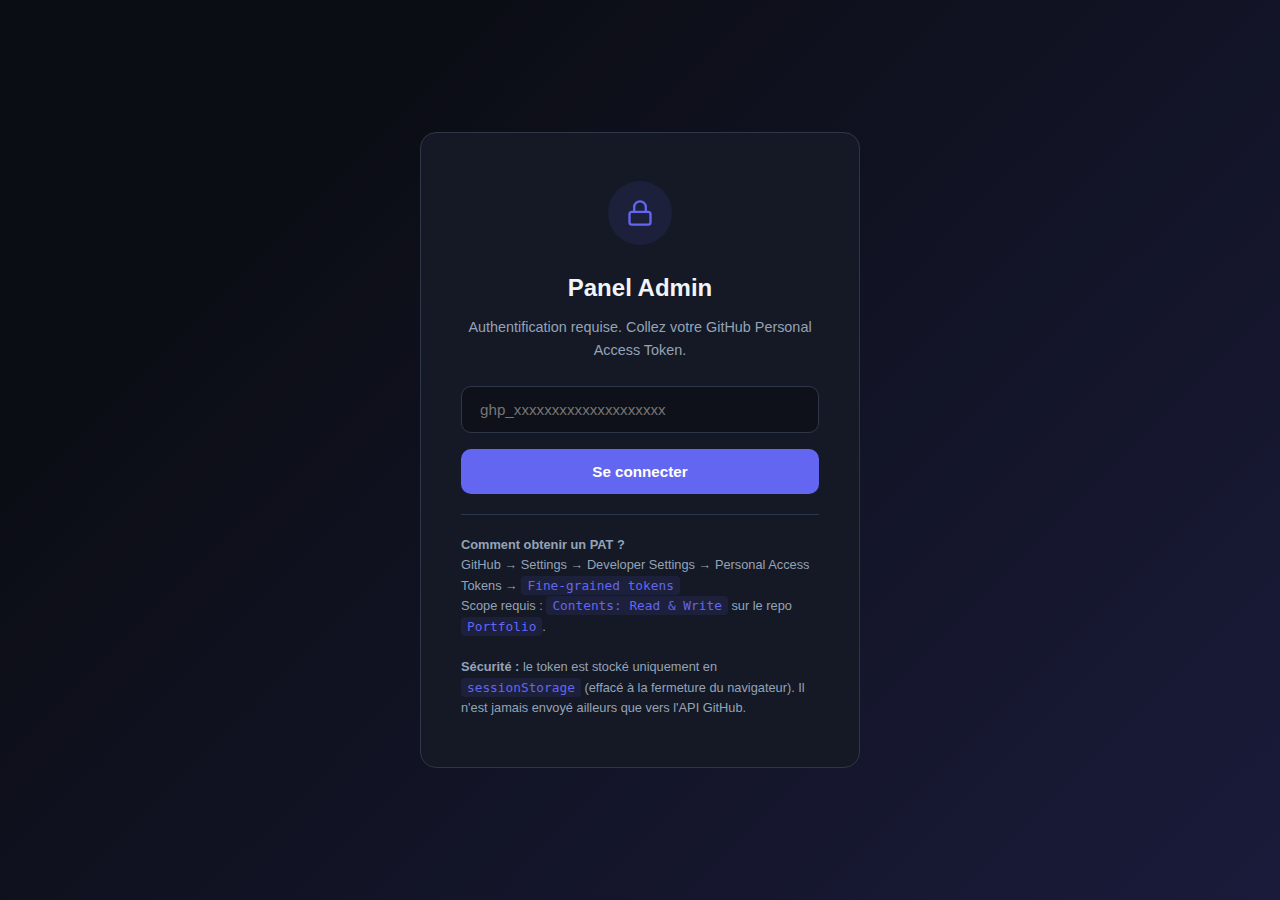
<file: Site/admin.html>
<!DOCTYPE html>
<html lang="fr">
<head>
    <meta charset="UTF-8">
    <meta name="viewport" content="width=device-width, initial-scale=1.0">
    <title>Admin | Armel Plantier</title>
    <meta name="robots" content="noindex, nofollow">
    <meta http-equiv="Content-Security-Policy" content="
        default-src 'self';
        script-src 'self' 'unsafe-inline';
        style-src 'self' 'unsafe-inline' https://fonts.googleapis.com;
        font-src 'self' https://fonts.gstatic.com;
        connect-src 'self' https://api.github.com;
        img-src 'self' data:;
        base-uri 'self';
    ">
    <link rel="icon" href="data:image/svg+xml,<svg xmlns=%22http://www.w3.org/2000/svg%22 viewBox=%220 0 100 100%22><rect width=%22100%22 height=%22100%22 rx=%2220%22 fill=%22%23151925%22/><text x=%2250%22 y=%2265%22 font-family=%22Arial, sans-serif%22 font-weight=%22bold%22 font-size=%2250%22 text-anchor=%22middle%22 fill=%22%236366f1%22>AP</text></svg>">
    <link href="https://fonts.googleapis.com/css2?family=Inter:wght@300;400;500;600&family=Outfit:wght@500;700;800&display=swap" rel="stylesheet">
    <style>
        :root {
            --bg: #0b0d14; --bg-grad: linear-gradient(135deg, #0b0d14 20%, #1a1b3a 100%);
            --card: #151925; --card-hover: #1c2035;
            --text: #f1f5f9; --muted: #94a3b8; --border: #2d3748;
            --primary: #6366f1; --primary-hover: #4f46e5;
            --success: #10b981; --success-bg: rgba(16,185,129,0.1);
            --danger: #ef4444; --danger-bg: rgba(239,68,68,0.1);
            --warning: #f59e0b; --warning-bg: rgba(245,158,11,0.1);
        }
        * { box-sizing: border-box; margin: 0; padding: 0; }
        html { scroll-behavior: smooth; }
        body {
            background: var(--bg-grad); background-attachment: fixed;
            color: var(--text); font-family: 'Inter', sans-serif;
            min-height: 100vh; line-height: 1.6;
        }
        a { color: var(--primary); text-decoration: none; }
        a:hover { text-decoration: underline; }

        /* --- LOCK SCREEN --- */
        .lock-screen {
            min-height: 100vh; display: flex; align-items: center; justify-content: center;
            padding: 20px;
        }
        .lock-card {
            background: var(--card); border: 1px solid var(--border); border-radius: 16px;
            padding: 48px 40px; max-width: 440px; width: 100%; text-align: center;
        }
        .lock-icon {
            width: 64px; height: 64px; margin: 0 auto 24px;
            background: rgba(99,102,241,0.1); border-radius: 50%;
            display: flex; align-items: center; justify-content: center;
        }
        .lock-icon svg { width: 28px; height: 28px; stroke: var(--primary); }
        .lock-card h1 {
            font-family: 'Outfit', sans-serif; font-size: 1.5rem; font-weight: 700;
            margin-bottom: 8px;
        }
        .lock-card p { color: var(--muted); font-size: 0.9rem; margin-bottom: 24px; }
        .lock-card input[type="password"] {
            width: 100%; padding: 14px 18px; border-radius: 10px;
            border: 1px solid var(--border); background: rgba(0,0,0,0.3);
            color: var(--text); font-family: 'Inter', sans-serif; font-size: 0.95rem;
            transition: border-color 0.2s;
        }
        .lock-card input:focus { outline: none; border-color: var(--primary); }
        .lock-card .btn-primary {
            width: 100%; margin-top: 16px; padding: 14px; border: none; border-radius: 10px;
            background: var(--primary); color: white; font-weight: 600; font-size: 0.95rem;
            cursor: pointer; transition: background 0.2s, transform 0.1s;
        }
        .lock-card .btn-primary:hover { background: var(--primary-hover); }
        .lock-card .btn-primary:active { transform: scale(0.98); }
        .lock-error {
            color: var(--danger); font-size: 0.85rem; margin-top: 12px;
            display: none; align-items: center; justify-content: center; gap: 6px;
        }
        .lock-help {
            margin-top: 20px; padding-top: 20px; border-top: 1px solid var(--border);
            font-size: 0.8rem; color: var(--muted); text-align: left;
        }
        .lock-help code {
            background: rgba(99,102,241,0.1); color: var(--primary); padding: 2px 6px;
            border-radius: 4px; font-size: 0.8rem;
        }

        /* --- ADMIN PANEL --- */
        .admin-panel { display: none; }
        .admin-header {
            position: sticky; top: 0; z-index: 100;
            background: rgba(11,13,20,0.85); backdrop-filter: blur(20px);
            border-bottom: 1px solid var(--border);
            padding: 16px 32px; display: flex; align-items: center; justify-content: space-between;
        }
        .admin-header-left { display: flex; align-items: center; gap: 16px; }
        .admin-header-left h1 {
            font-family: 'Outfit', sans-serif; font-size: 1.2rem; font-weight: 700;
        }
        .admin-header-left h1 span { color: var(--primary); }
        .admin-back {
            display: flex; align-items: center; gap: 6px; color: var(--muted);
            font-size: 0.85rem; transition: color 0.2s;
        }
        .admin-back:hover { color: var(--text); text-decoration: none; }
        .admin-header-right { display: flex; align-items: center; gap: 12px; }
        .session-badge {
            display: flex; align-items: center; gap: 6px; font-size: 0.8rem;
            color: var(--success); background: var(--success-bg);
            padding: 6px 14px; border-radius: 20px;
        }
        .session-badge .dot { width: 6px; height: 6px; background: var(--success); border-radius: 50%; }
        .btn-logout {
            padding: 8px 16px; border: 1px solid var(--border); border-radius: 8px;
            background: transparent; color: var(--muted); font-size: 0.85rem;
            cursor: pointer; transition: 0.2s;
        }
        .btn-logout:hover { border-color: var(--danger); color: var(--danger); }

        .admin-body { max-width: 900px; margin: 0 auto; padding: 40px 24px 80px; }

        /* --- TABS --- */
        .tab-bar {
            display: flex; gap: 4px; background: var(--card); border-radius: 12px;
            padding: 4px; margin-bottom: 32px; border: 1px solid var(--border);
        }
        .tab-btn {
            flex: 1; padding: 12px 16px; border: none; border-radius: 8px;
            background: transparent; color: var(--muted); font-weight: 500;
            font-size: 0.9rem; cursor: pointer; transition: 0.2s;
            display: flex; align-items: center; justify-content: center; gap: 8px;
        }
        .tab-btn:hover { color: var(--text); }
        .tab-btn.active { background: var(--primary); color: white; }
        .tab-btn svg { width: 16px; height: 16px; }
        .tab-content { display: none; }
        .tab-content.active { display: block; }

        /* --- FORM --- */
        .form-section {
            background: var(--card); border: 1px solid var(--border); border-radius: 14px;
            padding: 32px; margin-bottom: 24px;
        }
        .form-section h2 {
            font-family: 'Outfit', sans-serif; font-size: 1.15rem; font-weight: 700;
            margin-bottom: 6px; display: flex; align-items: center; gap: 10px;
        }
        .form-section h2 .step-num {
            width: 28px; height: 28px; border-radius: 50%;
            background: rgba(99,102,241,0.15); color: var(--primary);
            font-size: 0.8rem; font-weight: 700;
            display: flex; align-items: center; justify-content: center;
        }
        .form-section > p { color: var(--muted); font-size: 0.85rem; margin-bottom: 24px; }

        .field { margin-bottom: 20px; }
        .field label {
            display: block; font-size: 0.85rem; font-weight: 500; margin-bottom: 6px;
            color: var(--text);
        }
        .field label .required { color: var(--danger); }
        .field input[type="text"],
        .field textarea,
        .field select {
            width: 100%; padding: 12px 16px; border-radius: 8px;
            border: 1px solid var(--border); background: rgba(0,0,0,0.25);
            color: var(--text); font-family: 'Inter', sans-serif; font-size: 0.9rem;
            transition: border-color 0.2s;
        }
        .field input:focus, .field textarea:focus, .field select:focus {
            outline: none; border-color: var(--primary);
        }
        .field textarea { resize: vertical; min-height: 80px; }
        .field select { cursor: pointer; }
        .field select option { background: var(--card); color: var(--text); }
        .field .hint { font-size: 0.78rem; color: var(--muted); margin-top: 4px; }

        /* Tags multi-select */
        .tags-selector { display: flex; flex-wrap: wrap; gap: 8px; }
        .tag-chip {
            padding: 7px 14px; border-radius: 20px; font-size: 0.82rem; font-weight: 500;
            border: 1px solid var(--border); background: transparent; color: var(--muted);
            cursor: pointer; transition: 0.2s; user-select: none;
        }
        .tag-chip:hover { border-color: var(--primary); color: var(--primary); }
        .tag-chip.selected {
            background: rgba(99,102,241,0.15); border-color: var(--primary); color: var(--primary);
        }

        /* File upload */
        .upload-zone {
            border: 2px dashed var(--border); border-radius: 12px; padding: 40px 20px;
            text-align: center; cursor: pointer; transition: 0.3s;
        }
        .upload-zone:hover, .upload-zone.dragover {
            border-color: var(--primary); background: rgba(99,102,241,0.05);
        }
        .upload-zone svg { width: 40px; height: 40px; stroke: var(--muted); margin-bottom: 12px; }
        .upload-zone p { color: var(--muted); font-size: 0.9rem; }
        .upload-zone .browse { color: var(--primary); font-weight: 500; }
        .upload-zone.has-file { border-color: var(--success); background: var(--success-bg); }
        .upload-zone.has-file svg { stroke: var(--success); }
        .upload-zone.has-file p { color: var(--success); }

        /* Icon picker */
        .icon-grid {
            display: grid; grid-template-columns: repeat(auto-fill, minmax(50px, 1fr)); gap: 8px;
        }
        .icon-option {
            aspect-ratio: 1; border: 1px solid var(--border); border-radius: 8px;
            display: flex; align-items: center; justify-content: center;
            cursor: pointer; transition: 0.2s; padding: 8px;
        }
        .icon-option:hover { border-color: var(--primary); }
        .icon-option.selected { border-color: var(--primary); background: rgba(99,102,241,0.1); }
        .icon-option svg { width: 24px; height: 24px; }

        /* Actions */
        .form-actions {
            display: flex; gap: 12px; justify-content: flex-end; margin-top: 32px;
        }
        .btn {
            padding: 12px 28px; border-radius: 10px; font-weight: 600; font-size: 0.9rem;
            cursor: pointer; transition: 0.2s; border: none; display: flex; align-items: center; gap: 8px;
        }
        .btn-submit {
            background: var(--primary); color: white;
        }
        .btn-submit:hover { background: var(--primary-hover); }
        .btn-submit:disabled { opacity: 0.5; cursor: not-allowed; }
        .btn-cancel {
            background: transparent; color: var(--muted); border: 1px solid var(--border);
        }
        .btn-cancel:hover { border-color: var(--text); color: var(--text); }

        /* Progress overlay */
        .progress-overlay {
            display: none; position: fixed; inset: 0; z-index: 9999;
            background: rgba(0,0,0,0.7); backdrop-filter: blur(8px);
            align-items: center; justify-content: center;
        }
        .progress-overlay.active { display: flex; }
        .progress-card {
            background: var(--card); border: 1px solid var(--border); border-radius: 16px;
            padding: 40px; max-width: 420px; width: 90%; text-align: center;
        }
        .progress-card h3 { font-family: 'Outfit', sans-serif; margin-bottom: 16px; }
        .progress-bar-bg {
            width: 100%; height: 6px; background: var(--border); border-radius: 3px;
            overflow: hidden; margin-bottom: 12px;
        }
        .progress-bar-fill {
            height: 100%; background: var(--primary); border-radius: 3px;
            transition: width 0.4s ease; width: 0%;
        }
        .progress-status { color: var(--muted); font-size: 0.85rem; }
        .progress-card.success .progress-bar-fill { background: var(--success); width: 100%; }
        .progress-card.error .progress-bar-fill { background: var(--danger); }

        /* Toast */
        .toast {
            position: fixed; bottom: 32px; right: 32px; z-index: 10000;
            padding: 14px 24px; border-radius: 10px; font-size: 0.9rem; font-weight: 500;
            transform: translateY(100px); opacity: 0; transition: 0.3s;
            display: flex; align-items: center; gap: 8px;
        }
        .toast.show { transform: translateY(0); opacity: 1; }
        .toast.success { background: var(--success); color: white; }
        .toast.error { background: var(--danger); color: white; }

        /* --- PREVIEW --- */
        .preview-card {
            background: var(--card); border: 1px solid var(--border); border-radius: 14px;
            padding: 24px; margin-top: 24px;
        }
        .preview-card h3 {
            font-family: 'Outfit', sans-serif; font-size: 1rem; color: var(--muted);
            margin-bottom: 16px; display: flex; align-items: center; gap: 8px;
        }
        .preview-item {
            display: flex; align-items: center; gap: 16px;
            background: var(--card-hover); border: 1px solid var(--border); border-radius: 10px;
            padding: 16px;
        }
        .preview-item .p-icon {
            width: 48px; height: 48px; flex-shrink: 0;
            display: flex; align-items: center; justify-content: center;
        }
        .preview-item .p-icon svg { width: 32px; height: 32px; }
        .preview-item .p-meta h4 { font-size: 0.95rem; font-weight: 600; margin-bottom: 2px; }
        .preview-item .p-meta p { font-size: 0.8rem; color: var(--muted); }
        .preview-tags { display: flex; gap: 6px; margin-top: 6px; }
        .preview-tags span {
            font-size: 0.72rem; padding: 3px 10px; border-radius: 12px;
            background: rgba(99,102,241,0.1); color: var(--primary);
        }

        /* --- DASHBOARD --- */
        .dash-grid {
            display: grid; grid-template-columns: repeat(2, 1fr); gap: 16px;
        }
        .stat-card {
            background: var(--card); border: 1px solid var(--border); border-radius: 14px;
            padding: 20px 24px; display: flex; align-items: center; gap: 16px;
            transition: border-color 0.2s;
        }
        .stat-card:hover { border-color: var(--primary); }
        .stat-icon {
            width: 48px; height: 48px; border-radius: 12px; flex-shrink: 0;
            display: flex; align-items: center; justify-content: center;
        }
        .stat-icon svg { width: 22px; height: 22px; }
        .stat-info { display: flex; flex-direction: column; }
        .stat-label { font-size: 0.8rem; color: var(--muted); font-weight: 500; }
        .stat-value { font-family: 'Outfit', sans-serif; font-size: 1.6rem; font-weight: 700; line-height: 1.2; }

        .commit-list { display: flex; flex-direction: column; gap: 8px; }
        .commit-item {
            display: flex; align-items: flex-start; gap: 12px; padding: 12px 14px;
            background: rgba(0,0,0,0.15); border-radius: 10px; border: 1px solid var(--border);
            transition: border-color 0.2s;
        }
        .commit-item:hover { border-color: rgba(99,102,241,0.3); }
        .commit-dot {
            width: 8px; height: 8px; border-radius: 50%; background: var(--primary);
            flex-shrink: 0; margin-top: 7px;
        }
        .commit-msg { font-size: 0.85rem; font-weight: 500; line-height: 1.4; word-break: break-word; }
        .commit-meta { font-size: 0.75rem; color: var(--muted); margin-top: 2px; }

        .deploy-badge {
            display: inline-flex; align-items: center; gap: 8px;
            padding: 10px 18px; border-radius: 10px; font-size: 0.9rem; font-weight: 500;
        }
        .deploy-badge.success { background: var(--success-bg); color: var(--success); border: 1px solid rgba(16,185,129,0.2); }
        .deploy-badge.failure { background: var(--danger-bg); color: var(--danger); border: 1px solid rgba(239,68,68,0.2); }
        .deploy-badge.pending { background: var(--warning-bg); color: var(--warning); border: 1px solid rgba(245,158,11,0.2); }
        .deploy-badge .deploy-dot { width: 8px; height: 8px; border-radius: 50%; }
        .deploy-badge.success .deploy-dot { background: var(--success); }
        .deploy-badge.failure .deploy-dot { background: var(--danger); }
        .deploy-badge.pending .deploy-dot { background: var(--warning); }

        /* --- MANAGE ENTRIES --- */
        .entry-list { display: flex; flex-direction: column; gap: 10px; }
        .entry-row {
            display: flex; align-items: center; gap: 14px; padding: 14px 16px;
            background: rgba(0,0,0,0.15); border-radius: 10px; border: 1px solid var(--border);
            transition: border-color 0.2s;
        }
        .entry-row:hover { border-color: rgba(99,102,241,0.3); }
        .entry-row .e-icon { width: 36px; height: 36px; flex-shrink: 0; display: flex; align-items: center; justify-content: center; }
        .entry-row .e-icon svg { width: 24px; height: 24px; }
        .entry-row .e-info { flex: 1; min-width: 0; }
        .entry-row .e-title { font-size: 0.9rem; font-weight: 500; white-space: nowrap; overflow: hidden; text-overflow: ellipsis; }
        .entry-row .e-sub { font-size: 0.75rem; color: var(--muted); margin-top: 2px; }
        .entry-row .e-actions { display: flex; gap: 6px; flex-shrink: 0; }
        .btn-icon {
            width: 34px; height: 34px; border-radius: 8px; border: 1px solid var(--border);
            background: transparent; color: var(--muted); cursor: pointer;
            display: flex; align-items: center; justify-content: center; transition: 0.2s;
        }
        .btn-icon:hover { border-color: var(--primary); color: var(--primary); }
        .btn-icon.danger:hover { border-color: var(--danger); color: var(--danger); }
        .btn-icon svg { width: 15px; height: 15px; }

        .manage-section-title {
            font-family: 'Outfit', sans-serif; font-size: 1rem; font-weight: 600;
            margin-bottom: 14px; padding-bottom: 10px; border-bottom: 1px solid var(--border);
            display: flex; align-items: center; gap: 8px;
        }
        .manage-section-title .count-badge {
            font-size: 0.75rem; font-weight: 700; padding: 2px 10px;
            border-radius: 12px; background: rgba(99,102,241,0.12); color: var(--primary);
        }

        /* Confirm modal */
        .confirm-overlay {
            display: none; position: fixed; inset: 0; z-index: 9999;
            background: rgba(0,0,0,0.7); backdrop-filter: blur(8px);
            align-items: center; justify-content: center;
        }
        .confirm-overlay.active { display: flex; }
        .confirm-card {
            background: var(--card); border: 1px solid var(--border); border-radius: 16px;
            padding: 32px; max-width: 420px; width: 90%; text-align: center;
        }
        .confirm-card h3 { font-family: 'Outfit', sans-serif; margin-bottom: 8px; }
        .confirm-card p { color: var(--muted); font-size: 0.9rem; margin-bottom: 24px; }
        .confirm-actions { display: flex; gap: 10px; justify-content: center; }
        .btn-danger {
            padding: 10px 24px; border-radius: 10px; font-weight: 600; font-size: 0.9rem;
            cursor: pointer; border: none; background: var(--danger); color: white; transition: 0.2s;
        }
        .btn-danger:hover { background: #dc2626; }

        /* Responsive */
        @media (max-width: 640px) {
            .admin-header { padding: 12px 16px; flex-wrap: wrap; gap: 8px; }
            .admin-body { padding: 24px 16px 60px; }
            .form-section { padding: 20px; }
            .lock-card { padding: 32px 24px; }
            .form-actions { flex-direction: column; }
            .btn { width: 100%; justify-content: center; }
            .dash-grid { grid-template-columns: 1fr; }
            .tab-bar { flex-wrap: wrap; }
            .tab-btn { font-size: 0.8rem; padding: 10px 12px; }
        }

        /* Spinner */
        @keyframes spin { to { transform: rotate(360deg); } }
        .spinner {
            width: 32px; height: 32px; border: 3px solid var(--border);
            border-top-color: var(--primary); border-radius: 50%;
            animation: spin 0.8s linear infinite; margin: 0 auto 16px;
        }
    </style>
</head>
<body>

<!-- ==================== LOCK SCREEN ==================== -->
<div class="lock-screen" id="lock-screen">
    <div class="lock-card">
        <div class="lock-icon">
            <svg viewBox="0 0 24 24" fill="none" stroke-width="2" stroke-linecap="round" stroke-linejoin="round">
                <rect x="3" y="11" width="18" height="11" rx="2" ry="2"/>
                <path d="M7 11V7a5 5 0 0 1 10 0v4"/>
            </svg>
        </div>
        <h1>Panel Admin</h1>
        <p>Authentification requise. Collez votre GitHub Personal Access Token.</p>
        <input type="password" id="pat-input" placeholder="ghp_xxxxxxxxxxxxxxxxxxxx" autocomplete="off" spellcheck="false">
        <button class="btn-primary" id="login-btn">Se connecter</button>
        <div class="lock-error" id="lock-error">
            <svg width="14" height="14" viewBox="0 0 24 24" fill="none" stroke="currentColor" stroke-width="2"><circle cx="12" cy="12" r="10"/><line x1="15" y1="9" x2="9" y2="15"/><line x1="9" y1="9" x2="15" y2="15"/></svg>
            <span id="lock-error-text">Token invalide ou permissions insuffisantes.</span>
        </div>
        <div class="lock-help">
            <strong>Comment obtenir un PAT ?</strong><br>
            GitHub &rarr; Settings &rarr; Developer Settings &rarr; Personal Access Tokens &rarr; <code>Fine-grained tokens</code><br>
            Scope requis : <code>Contents: Read & Write</code> sur le repo <code>Portfolio</code>.
            <br><br>
            <strong>Sécurité :</strong> le token est stocké uniquement en <code>sessionStorage</code> (effacé à la fermeture du navigateur). Il n'est jamais envoyé ailleurs que vers l'API GitHub.
        </div>
    </div>
</div>

<!-- ==================== ADMIN PANEL ==================== -->
<div class="admin-panel" id="admin-panel">

    <!-- Header -->
    <div class="admin-header">
        <div class="admin-header-left">
            <a href="index.html" class="admin-back">
                <svg width="16" height="16" viewBox="0 0 24 24" fill="none" stroke="currentColor" stroke-width="2"><polyline points="15 18 9 12 15 6"/></svg>
                Retour
            </a>
            <h1><span>Admin</span> Panel</h1>
        </div>
        <div class="admin-header-right">
            <div class="session-badge"><span class="dot"></span><span id="session-user">—</span></div>
            <button class="btn-logout" id="logout-btn">Déconnexion</button>
        </div>
    </div>

    <!-- Body -->
    <div class="admin-body">

        <!-- Tabs -->
        <div class="tab-bar">
            <button class="tab-btn active" data-tab="dashboard">
                <svg viewBox="0 0 24 24" fill="none" stroke="currentColor" stroke-width="2"><rect x="3" y="3" width="7" height="7"/><rect x="14" y="3" width="7" height="7"/><rect x="14" y="14" width="7" height="7"/><rect x="3" y="14" width="7" height="7"/></svg>
                Dashboard
            </button>
            <button class="tab-btn" data-tab="procedure">
                <svg viewBox="0 0 24 24" fill="none" stroke="currentColor" stroke-width="2"><path d="M14 2H6a2 2 0 0 0-2 2v16a2 2 0 0 0 2 2h12a2 2 0 0 0 2-2V8z"/><polyline points="14 2 14 8 20 8"/></svg>
                Procédure
            </button>
            <button class="tab-btn" data-tab="project">
                <svg viewBox="0 0 24 24" fill="none" stroke="currentColor" stroke-width="2"><path d="M3 12h18M12 8v4M6.5 12v4M17.5 12v4"/><rect x="8.5" y="3" width="7" height="5" rx="1"/><rect x="14" y="16" width="7" height="5" rx="1"/><rect x="3" y="16" width="7" height="5" rx="1"/></svg>
                Projet
            </button>
            <button class="tab-btn" data-tab="certif">
                <svg viewBox="0 0 24 24" fill="none" stroke="currentColor" stroke-width="2"><circle cx="12" cy="8" r="7"/><polyline points="8.21 13.89 7 23 12 20 17 23 15.79 13.88"/></svg>
                Certif
            </button>
            <button class="tab-btn" data-tab="manage">
                <svg viewBox="0 0 24 24" fill="none" stroke="currentColor" stroke-width="2"><path d="M11 4H4a2 2 0 0 0-2 2v14a2 2 0 0 0 2 2h14a2 2 0 0 0 2-2v-7"/><path d="M18.5 2.5a2.121 2.121 0 0 1 3 3L12 15l-4 1 1-4 9.5-9.5z"/></svg>
                Gérer
            </button>
        </div>

        <!-- ===== TAB: DASHBOARD ===== -->
        <div class="tab-content active" id="tab-dashboard">
            <div class="dash-grid" id="dash-stats">
                <div class="stat-card">
                    <div class="stat-icon" style="background:rgba(99,102,241,0.1);color:var(--primary);">
                        <svg viewBox="0 0 24 24" fill="none" stroke="currentColor" stroke-width="2"><path d="M14 2H6a2 2 0 0 0-2 2v16a2 2 0 0 0 2 2h12a2 2 0 0 0 2-2V8z"/><polyline points="14 2 14 8 20 8"/></svg>
                    </div>
                    <div class="stat-info">
                        <span class="stat-label">Procédures</span>
                        <span class="stat-value" id="dash-proc-count">—</span>
                    </div>
                </div>
                <div class="stat-card">
                    <div class="stat-icon" style="background:rgba(16,185,129,0.1);color:var(--success);">
                        <svg viewBox="0 0 24 24" fill="none" stroke="currentColor" stroke-width="2"><path d="M3 12h18M12 8v4M6.5 12v4M17.5 12v4"/><rect x="8.5" y="3" width="7" height="5" rx="1"/><rect x="14" y="16" width="7" height="5" rx="1"/><rect x="3" y="16" width="7" height="5" rx="1"/></svg>
                    </div>
                    <div class="stat-info">
                        <span class="stat-label">Projets</span>
                        <span class="stat-value" id="dash-proj-count">—</span>
                    </div>
                </div>
                <div class="stat-card">
                    <div class="stat-icon" style="background:rgba(245,158,11,0.1);color:var(--warning);">
                        <svg viewBox="0 0 24 24" fill="none" stroke="currentColor" stroke-width="2"><circle cx="12" cy="8" r="7"/><polyline points="8.21 13.89 7 23 12 20 17 23 15.79 13.88"/></svg>
                    </div>
                    <div class="stat-info">
                        <span class="stat-label">Certifications</span>
                        <span class="stat-value" id="dash-cert-count">—</span>
                    </div>
                </div>
                <div class="stat-card">
                    <div class="stat-icon" style="background:rgba(239,68,68,0.1);color:var(--danger);">
                        <svg viewBox="0 0 24 24" fill="none" stroke="currentColor" stroke-width="2"><circle cx="12" cy="12" r="10"/><polyline points="12 6 12 12 16 14"/></svg>
                    </div>
                    <div class="stat-info">
                        <span class="stat-label">Dernier commit</span>
                        <span class="stat-value" id="dash-last-commit" style="font-size:1rem;">—</span>
                    </div>
                </div>
            </div>

            <div class="form-section" style="margin-top:24px;">
                <h2>
                    <svg width="18" height="18" viewBox="0 0 24 24" fill="none" stroke="currentColor" stroke-width="2"><circle cx="12" cy="12" r="10"/><line x1="12" y1="8" x2="12" y2="16"/><line x1="8" y1="12" x2="16" y2="12"/></svg>
                    Déploiement GitHub Pages
                </h2>
                <p>Statut du dernier workflow de déploiement.</p>
                <div id="dash-deploy" style="margin-top:16px;">
                    <div style="display:flex;align-items:center;gap:10px;padding:14px;background:rgba(0,0,0,0.2);border-radius:10px;border:1px solid var(--border);">
                        <div class="spinner" style="width:20px;height:20px;border-width:2px;margin:0;"></div>
                        <span style="color:var(--muted);font-size:0.9rem;">Chargement...</span>
                    </div>
                </div>
            </div>

            <div class="form-section" style="margin-top:24px;">
                <h2>
                    <svg width="18" height="18" viewBox="0 0 24 24" fill="none" stroke="currentColor" stroke-width="2"><polyline points="22 12 18 12 15 21 9 3 6 12 2 12"/></svg>
                    Derniers commits
                </h2>
                <p>Les 8 dernières modifications du repo.</p>
                <div id="dash-commits" style="margin-top:16px;">
                    <div style="display:flex;align-items:center;gap:10px;padding:14px;background:rgba(0,0,0,0.2);border-radius:10px;border:1px solid var(--border);">
                        <div class="spinner" style="width:20px;height:20px;border-width:2px;margin:0;"></div>
                        <span style="color:var(--muted);font-size:0.9rem;">Chargement...</span>
                    </div>
                </div>
            </div>
        </div>

        <!-- ===== TAB: PROCEDURE ===== -->
        <div class="tab-content" id="tab-procedure">

            <div class="form-section">
                <h2><span class="step-num">1</span> Informations</h2>
                <p>Renseignez les métadonnées de la procédure.</p>

                <div class="field">
                    <label>Titre <span class="required">*</span></label>
                    <input type="text" id="proc-title" placeholder="Ex: Mise en place d'un serveur Nginx">
                </div>
                <div class="field">
                    <label>Description</label>
                    <textarea id="proc-desc" placeholder="Courte description de la procédure..."></textarea>
                </div>
                <div class="field">
                    <label>Tags <span class="required">*</span></label>
                    <div class="tags-selector" id="proc-tags">
                        <span class="tag-chip" data-tag="Administration Système">Administration Système</span>
                        <span class="tag-chip" data-tag="Réseau">Réseau</span>
                        <span class="tag-chip" data-tag="Cybersécurité">Cybersécurité</span>
                        <span class="tag-chip" data-tag="Active Directory">Active Directory</span>
                        <span class="tag-chip" data-tag="Virtualisation">Virtualisation</span>
                        <span class="tag-input-wrap" style="display:inline-flex;align-items:center;gap:4px;">
                            <input type="text" id="proc-custom-tag" placeholder="+ Nouveau tag (Entrée)" style="width:180px;padding:7px 12px;border-radius:20px;border:1px dashed var(--border);background:transparent;color:var(--text);font-size:0.82rem;">
                        </span>
                    </div>
                </div>
            </div>

            <div class="form-section">
                <h2><span class="step-num">2</span> Fichier PDF</h2>
                <p>Glissez-déposez ou sélectionnez le fichier PDF de la procédure.</p>
                <div class="upload-zone" id="proc-upload">
                    <svg viewBox="0 0 24 24" fill="none" stroke-width="2" stroke-linecap="round" stroke-linejoin="round">
                        <path d="M21 15v4a2 2 0 0 1-2 2H5a2 2 0 0 1-2-2v-4"/>
                        <polyline points="17 8 12 3 7 8"/>
                        <line x1="12" y1="3" x2="12" y2="15"/>
                    </svg>
                    <p><span class="browse">Parcourir</span> ou glisser-déposer</p>
                    <p style="font-size:0.78rem; margin-top:4px;">PDF uniquement — max 25 Mo</p>
                    <input type="file" accept=".pdf" id="proc-file" style="display:none;">
                </div>
            </div>

            <div class="form-section">
                <h2><span class="step-num">3</span> Icône</h2>
                <p>Choisissez une icône pour la carte. Utilisez la recherche ou filtrez par catégorie.</p>
                <div class="field" style="margin-bottom:12px;">
                    <input type="text" id="proc-icon-search" placeholder="Rechercher une icône (ex: serveur, bouclier, terminal...)">
                </div>
                <div class="icon-grid" id="proc-icons"></div>
            </div>

            <!-- Preview -->
            <div class="preview-card" id="proc-preview" style="display:none;">
                <h3>
                    <svg width="16" height="16" viewBox="0 0 24 24" fill="none" stroke="currentColor" stroke-width="2"><path d="M1 12s4-8 11-8 11 8 11 8-4 8-11 8-11-8-11-8z"/><circle cx="12" cy="12" r="3"/></svg>
                    Aperçu
                </h3>
                <div class="preview-item" id="proc-preview-content"></div>
            </div>

            <div class="form-actions">
                <button class="btn btn-cancel" id="proc-reset">Réinitialiser</button>
                <button class="btn btn-submit" id="proc-submit" disabled>
                    <svg width="16" height="16" viewBox="0 0 24 24" fill="none" stroke="currentColor" stroke-width="2"><polyline points="16 16 12 12 8 16"/><line x1="12" y1="12" x2="12" y2="21"/><path d="M20.39 18.39A5 5 0 0 0 18 9h-1.26A8 8 0 1 0 3 16.3"/></svg>
                    Publier la procédure
                </button>
            </div>
        </div>

        <!-- ===== TAB: PROJECT ===== -->
        <div class="tab-content" id="tab-project">

            <div class="form-section">
                <h2><span class="step-num">1</span> Informations</h2>
                <p>Renseignez les métadonnées du projet.</p>

                <div class="field">
                    <label>Titre <span class="required">*</span></label>
                    <input type="text" id="proj-title" placeholder="Ex: Mise en place du réseau TechNova">
                </div>
                <div class="field">
                    <label>Description longue</label>
                    <textarea id="proj-desc" placeholder="Description détaillée du projet..."></textarea>
                </div>
                <div class="field">
                    <label>Tags <span class="required">*</span></label>
                    <div class="tags-selector" id="proj-tags">
                        <span class="tag-chip" data-tag="Administration Réseau">Administration Réseau</span>
                        <span class="tag-chip" data-tag="Administration Système">Administration Système</span>
                        <span class="tag-chip" data-tag="Cybersécurité">Cybersécurité</span>
                        <span class="tag-chip" data-tag="Active Directory">Active Directory</span>
                        <span class="tag-input-wrap" style="display:inline-flex;align-items:center;gap:4px;">
                            <input type="text" id="proj-custom-tag" placeholder="+ Nouveau tag (Entrée)" style="width:180px;padding:7px 12px;border-radius:20px;border:1px dashed var(--border);background:transparent;color:var(--text);font-size:0.82rem;">
                        </span>
                    </div>
                </div>
            </div>

            <div class="form-section">
                <h2><span class="step-num">2</span> Fichier PDF</h2>
                <p>Glissez-déposez ou sélectionnez le fichier PDF du projet.</p>
                <div class="upload-zone" id="proj-upload">
                    <svg viewBox="0 0 24 24" fill="none" stroke-width="2" stroke-linecap="round" stroke-linejoin="round">
                        <path d="M21 15v4a2 2 0 0 1-2 2H5a2 2 0 0 1-2-2v-4"/>
                        <polyline points="17 8 12 3 7 8"/>
                        <line x1="12" y1="3" x2="12" y2="15"/>
                    </svg>
                    <p><span class="browse">Parcourir</span> ou glisser-déposer</p>
                    <p style="font-size:0.78rem; margin-top:4px;">PDF uniquement — max 100 Mo</p>
                    <input type="file" accept=".pdf" id="proj-file" style="display:none;">
                </div>
            </div>

            <div class="form-section">
                <h2><span class="step-num">3</span> Icône</h2>
                <p>Choisissez une icône pour la carte. Utilisez la recherche ou filtrez par catégorie.</p>
                <div class="field" style="margin-bottom:12px;">
                    <input type="text" id="proj-icon-search" placeholder="Rechercher une icône (ex: serveur, bouclier, terminal...)">
                </div>
                <div class="icon-grid" id="proj-icons"></div>
            </div>

            <div class="preview-card" id="proj-preview" style="display:none;">
                <h3>
                    <svg width="16" height="16" viewBox="0 0 24 24" fill="none" stroke="currentColor" stroke-width="2"><path d="M1 12s4-8 11-8 11 8 11 8-4 8-11 8-11-8-11-8z"/><circle cx="12" cy="12" r="3"/></svg>
                    Aperçu
                </h3>
                <div class="preview-item" id="proj-preview-content"></div>
            </div>

            <div class="form-actions">
                <button class="btn btn-cancel" id="proj-reset">Réinitialiser</button>
                <button class="btn btn-submit" id="proj-submit" disabled>
                    <svg width="16" height="16" viewBox="0 0 24 24" fill="none" stroke="currentColor" stroke-width="2"><polyline points="16 16 12 12 8 16"/><line x1="12" y1="12" x2="12" y2="21"/><path d="M20.39 18.39A5 5 0 0 0 18 9h-1.26A8 8 0 1 0 3 16.3"/></svg>
                    Publier le projet
                </button>
            </div>
        </div>

        <!-- ===== TAB: CERTIFICATIONS ===== -->
        <div class="tab-content" id="tab-certif">
            <div class="form-section">
                <h2><span class="step-num">1</span> Informations</h2>
                <p>Renseignez les informations de la certification.</p>

                <div class="field">
                    <label>Nom <span class="required">*</span></label>
                    <input type="text" id="cert-name" placeholder="Ex: SecNumAcadémie">
                </div>
                <div class="field">
                    <label>Organisme <span class="required">*</span></label>
                    <input type="text" id="cert-issuer" placeholder="Ex: ANSSI">
                </div>
                <div class="field">
                    <label>URL du site</label>
                    <input type="text" id="cert-url" placeholder="https://...">
                </div>
            </div>

            <div class="form-section">
                <h2><span class="step-num">2</span> Certificat PDF (optionnel)</h2>
                <p>Si vous avez un PDF du certificat, uploadez-le ici.</p>
                <div class="upload-zone" id="cert-upload">
                    <svg viewBox="0 0 24 24" fill="none" stroke-width="2" stroke-linecap="round" stroke-linejoin="round">
                        <path d="M21 15v4a2 2 0 0 1-2 2H5a2 2 0 0 1-2-2v-4"/>
                        <polyline points="17 8 12 3 7 8"/>
                        <line x1="12" y1="3" x2="12" y2="15"/>
                    </svg>
                    <p><span class="browse">Parcourir</span> ou glisser-déposer</p>
                    <p style="font-size:0.78rem; margin-top:4px;">PDF uniquement (optionnel)</p>
                    <input type="file" accept=".pdf" id="cert-file" style="display:none;">
                </div>
            </div>

            <div class="form-section">
                <h2><span class="step-num">3</span> Icône</h2>
                <p>Choisissez une icône pour la carte.</p>
                <div class="field" style="margin-bottom:12px;">
                    <input type="text" id="cert-icon-search" placeholder="Rechercher une icône...">
                </div>
                <div class="icon-grid" id="cert-icons"></div>
            </div>

            <div class="form-actions">
                <button class="btn btn-cancel" id="cert-reset">Réinitialiser</button>
                <button class="btn btn-submit" id="cert-submit" disabled>
                    <svg width="16" height="16" viewBox="0 0 24 24" fill="none" stroke="currentColor" stroke-width="2"><polyline points="16 16 12 12 8 16"/><line x1="12" y1="12" x2="12" y2="21"/><path d="M20.39 18.39A5 5 0 0 0 18 9h-1.26A8 8 0 1 0 3 16.3"/></svg>
                    Publier la certification
                </button>
            </div>
        </div>

        <!-- ===== TAB: MANAGE ===== -->
        <div class="tab-content" id="tab-manage">
            <div class="form-section">
                <p style="color:var(--muted);font-size:0.9rem;margin-bottom:20px;">Gérez les entrées existantes de votre portfolio. Vous pouvez supprimer des procédures, projets ou certifications directement depuis cette page.</p>
                <div id="manage-loading" style="display:flex;align-items:center;gap:10px;padding:14px;background:rgba(0,0,0,0.2);border-radius:10px;border:1px solid var(--border);">
                    <div class="spinner" style="width:20px;height:20px;border-width:2px;margin:0;"></div>
                    <span style="color:var(--muted);font-size:0.9rem;">Chargement des entrées...</span>
                </div>
                <div id="manage-content" style="display:none;"></div>
            </div>
        </div>

    </div>
</div>

<!-- Confirm delete modal -->
<div class="confirm-overlay" id="confirm-delete">
    <div class="confirm-card">
        <h3 id="confirm-title">Confirmer la suppression</h3>
        <p id="confirm-msg">Cette action est irréversible.</p>
        <div class="confirm-actions">
            <button class="btn btn-cancel" id="confirm-cancel">Annuler</button>
            <button class="btn-danger" id="confirm-ok">Supprimer</button>
        </div>
    </div>
</div>

<!-- Edit modal -->
<div class="confirm-overlay" id="edit-overlay">
    <div class="confirm-card" style="max-width:520px;text-align:left;">
        <h3 style="margin-bottom:16px;">Modifier l'entrée</h3>
        <div class="field">
            <label id="edit-label-name">Titre</label>
            <input type="text" id="edit-name">
        </div>
        <div class="field" id="edit-desc-field">
            <label>Description</label>
            <textarea id="edit-desc" style="min-height:60px;"></textarea>
        </div>
        <div class="field" id="edit-issuer-field" style="display:none;">
            <label>Organisme</label>
            <input type="text" id="edit-issuer">
        </div>
        <div class="field" id="edit-url-field" style="display:none;">
            <label>URL</label>
            <input type="text" id="edit-url">
        </div>
        <div class="field" id="edit-tags-field">
            <label>Tags <span style="color:var(--muted);font-size:0.78rem;">(séparés par des virgules)</span></label>
            <input type="text" id="edit-tags" placeholder="Administration Système, Réseau, Cybersécurité">
        </div>
        <div class="field" id="edit-pdf-field">
            <label>Remplacer le PDF <span style="color:var(--muted);font-size:0.78rem;">(optionnel)</span></label>
            <div style="display:flex;align-items:center;gap:10px;">
                <span id="edit-pdf-current" style="font-size:0.82rem;color:var(--muted);flex:1;overflow:hidden;text-overflow:ellipsis;white-space:nowrap;"></span>
                <label style="padding:8px 16px;border-radius:8px;border:1px solid var(--border);background:transparent;color:var(--text);font-size:0.82rem;cursor:pointer;transition:0.2s;white-space:nowrap;display:inline-flex;align-items:center;gap:6px;" id="edit-pdf-label">
                    <svg width="14" height="14" viewBox="0 0 24 24" fill="none" stroke="currentColor" stroke-width="2"><polyline points="16 16 12 12 8 16"/><line x1="12" y1="12" x2="12" y2="21"/><path d="M20.39 18.39A5 5 0 0 0 18 9h-1.26A8 8 0 1 0 3 16.3"/></svg>
                    Nouveau PDF
                    <input type="file" accept=".pdf" id="edit-pdf-file" style="display:none;">
                </label>
            </div>
        </div>
        <div class="confirm-actions" style="margin-top:20px;">
            <button class="btn btn-cancel" id="edit-cancel">Annuler</button>
            <button class="btn btn-submit" id="edit-save">Enregistrer</button>
        </div>
    </div>
</div>

<!-- Progress overlay -->
<div class="progress-overlay" id="progress">
    <div class="progress-card" id="progress-card">
        <div class="spinner" id="progress-spinner"></div>
        <h3 id="progress-title">Publication en cours...</h3>
        <div class="progress-bar-bg"><div class="progress-bar-fill" id="progress-fill"></div></div>
        <p class="progress-status" id="progress-status">Préparation...</p>
    </div>
</div>

<!-- Toast -->
<div class="toast" id="toast"></div>

<script src="admin.js"></script>
<!-- ANCIEN SCRIPT INLINE EXTERNALISÉ DANS admin.js -->
<!-- FIN -->
</body>
</html>
</file>
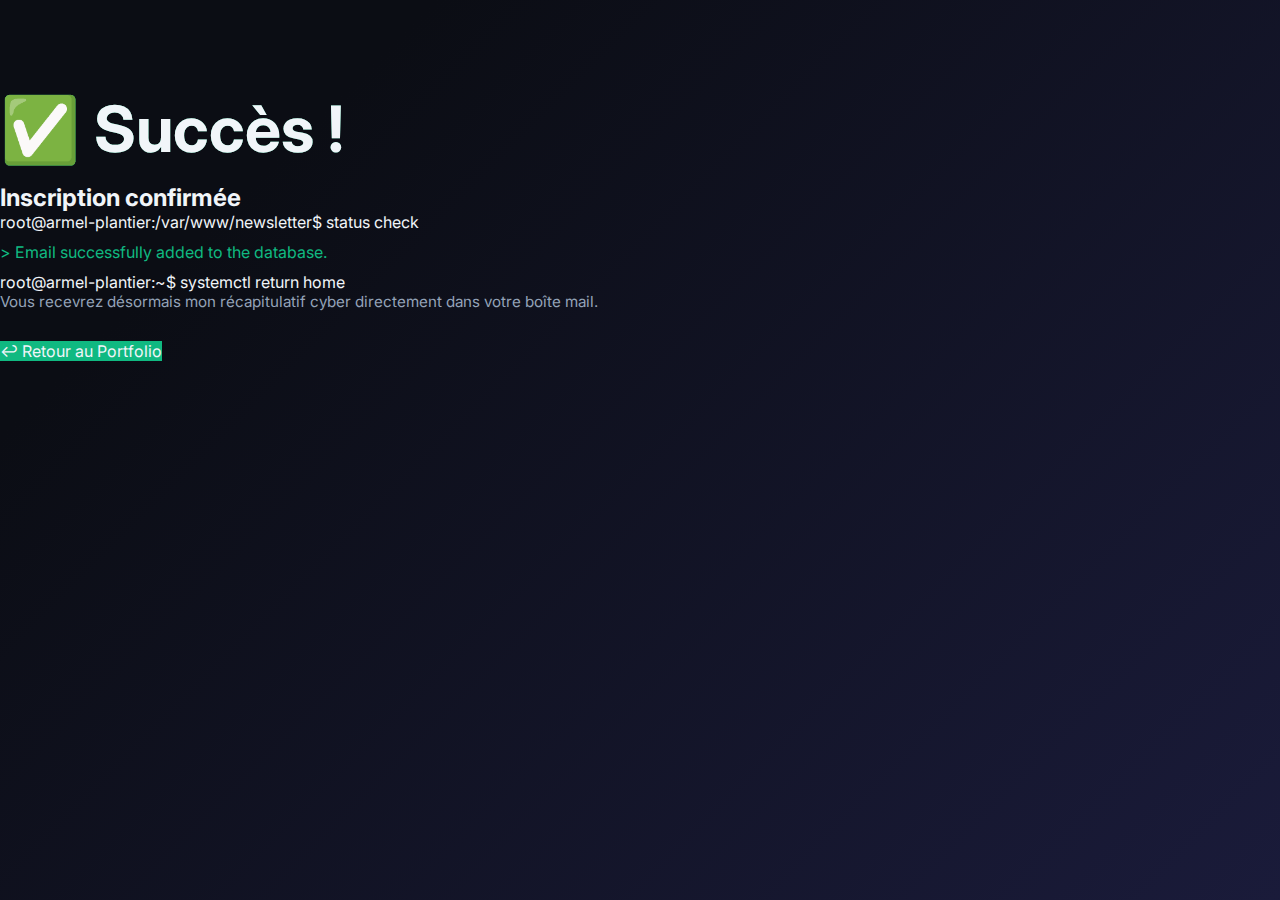
<file: Site/confirmation.html>
<!DOCTYPE html>
<html lang="fr">
<head>
    <meta charset="UTF-8">
    <meta name="viewport" content="width=device-width, initial-scale=1.0">
    <title>Inscription Confirmée | Armel Plantier</title>
    
    <link rel="stylesheet" href="/style.css">
    <link href="https://fonts.googleapis.com/css2?family=Inter:wght@300;400;500;600&family=Outfit:wght@500;700;800&display=swap" rel="stylesheet">
</head>
<body class="error-body"> 
    <div class="error-card" style="border-color: #10b981;">
        <h1 class="error-title" style="font-size: 4rem; background: linear-gradient(to right, #10b981, #059669); -webkit-background-clip: text;">✅ Succès !</h1>
        <h2 class="error-subtitle" style="margin-top: 15px;">Inscription confirmée</h2>

        <div class="terminal-box" style="border-color: #10b981;">
            <div>
                <span class="cmd-user">root@armel-plantier</span>:<span class="cmd-path">/var/www/newsletter</span>$ status check
            </div>
            <div style="color: #10b981; margin-top: 10px;">
                > Email successfully added to the database.
            </div>
            <div style="margin-top: 10px;">
                <span class="cmd-user">root@armel-plantier</span>:<span class="cmd-path">~</span>$ systemctl return home<span class="cursor"></span>
            </div>
        </div>

        <p style="color: var(--muted); margin-bottom: 30px; font-size: 0.95rem;">
            Vous recevrez désormais mon récapitulatif cyber directement dans votre boîte mail.
        </p>

        <a href="https://armel-plantier.com" class="btn-home" style="background: #10b981;">
            ↩ Retour au Portfolio
        </a>
    </div>
</body>
</html>
</file>
<file: style.css>
:root {
    /* --- COULEURS & THEME (MODE SOMBRE PAR DÉFAUT) --- */
    --bg: linear-gradient(135deg, #0b0d14 20%, #1a1b3a 100%);
    --card: #151925;
    --text: #f1f5f9;
    --muted: #94a3b8;
    --border: #2d3748;
    --primary: #6366f1;
    --header-h: 90px;
    --badge-bg: #10b981;
    
    /* --- DIMENSIONS --- */
    --header-padding: 40px; 
    --theme-btn-size: 42px;
}

/* --- MODIFICATION LIGHT MODE (Gris Moche & Compétences Fix) --- */
body.light-mode {
    /* FOND : Gris plat et terne */
    --bg: #a0a0a0; 
    
    /* Cartes : Gris clair sale */
    --card: #d3d3d3; 
    
    /* Texte : Gris foncé pour le contraste */
    --text: #333333;
    
    /* Texte secondaire : Gris encore plus foncé */
    --muted: #555555;
    
    /* Bordures : Gris foncé */
    --border: #808080;
    
    /* Badge vert plus sombre */
    --badge-bg: #059669;
}

* { box-sizing: border-box; margin: 0; padding: 0; }

/* --- SCROLL FLUIDE NATIF --- */
html { scroll-behavior: smooth; }

html, body { min-height: 100%; }

body { 
    background: var(--bg);
    background-attachment: fixed;
    color: var(--text); 
    font-family: 'Inter', sans-serif; 
    padding-top: var(--header-h); 
    transition: background 0.3s, color 0.3s; 
    overflow-x: hidden; 
}
a { text-decoration: none; color: inherit; }

/* =========================================
   HEADER PRINCIPAL
   ========================================= */
.app-header {
    position: fixed; top: 0; left: 0; width: 100%; height: var(--header-h);
    display: flex; justify-content: space-between; align-items: center;
    padding: 0 var(--header-padding); 
    background: transparent !important; 
    pointer-events: none; 
    z-index: 1000;
    transition: all 0.4s ease;
}

.header-left, .nav-capsule, .header-right { pointer-events: auto; }

/* -- Identité -- */
.header-left { 
    display: flex; align-items: center; gap: 16px; 
    transition: all 0.4s ease;
    opacity: 1; transform: translateY(0);
}
.app-header.scrolled .header-left {
    opacity: 0; transform: translateY(-20px); pointer-events: none;
}

.id-avatar { 
    width: 50px; height: 50px; border-radius: 12px; object-fit: cover; 
    border: 1px solid rgba(255, 255, 255, 0.2); 
    background: rgba(255, 255, 255, 0.05);
    backdrop-filter: blur(40px);
    transition: all 0.3s ease;
}
.identity-info { display: flex; flex-direction: column; align-items: flex-start; transition: all 0.3s ease; }
.id-name { 
    font-weight: 800; font-family: 'Outfit', sans-serif; 
    font-size: 1.3rem; line-height: 1.1; color: var(--text);
    text-shadow: 0 2px 10px rgba(0,0,0,0.5); 
}
.status-wrapper { 
    display: flex; align-items: center; gap: 8px; 
    font-size: 0.9rem; color: var(--muted); margin-top: 4px;
}
.status-dot { 
    width: 8px; height: 8px; background: #10b981; 
    border-radius: 50%; box-shadow: 0 0 0 2px rgba(16, 185, 129, 0.2); 
}

/* -- Bouton Thème -- */
.header-right { 
    display: flex; align-items: center; position: absolute; 
    right: var(--header-padding); top: 50%; transform: translateY(-50%);
    transition: all 0.4s ease; 
    z-index: 1002;
}
.theme-icon {
    width: var(--theme-btn-size); height: var(--theme-btn-size);
    border-radius: 50%; border: 1px solid rgba(255,255,255,0.15);
    background: rgba(255, 255, 255, 0.05);
    backdrop-filter: blur(40px);
    color: var(--text); cursor: pointer; font-size: 1.2rem;
    display: flex; align-items: center; justify-content: center; transition: 0.3s;
}
body.light-mode .theme-icon { background: rgba(255,255,255,0.4); border-color: rgba(0,0,0,0.1); }
.theme-icon:hover { background: var(--card); border-color: var(--primary); }

/* -- Navigation (La fameuse capsule) -- */
.nav-capsule {
    position: fixed; 
    top: calc(var(--header-h) / 2); 
    left: 50%; right: auto;
    transform: translate(-50%, -50%);
    
    /* Mode sombre par défaut */
    background: rgba(20, 20, 30, 0.6); 
    backdrop-filter: blur(50px) saturate(180%);
    -webkit-backdrop-filter: blur(50px) saturate(180%);
    border: 1px solid rgba(255, 255, 255, 0.15);
    
    padding: 10px 30px; border-radius: 50px;
    box-shadow: 0 8px 32px rgba(0, 0, 0, 0.3);
    transition: all 0.5s cubic-bezier(0.2, 0.8, 0.2, 1);
    display: flex; align-items: center; justify-content: center;
    overflow: hidden; height: 50px; z-index: 1001;
}

/* CORRECTION BARRE LIGHT MODE : Transparente */
body.light-mode .nav-capsule { 
    background: rgba(255, 255, 255, 0.3) !important;
    border-color: rgba(0, 0, 0, 0.1);
    box-shadow: 0 8px 32px rgba(0, 0, 0, 0.05);
}

.nav-capsule ul { display: flex; gap: 24px; list-style: none; margin: 0; padding: 0; transition: opacity 0.3s; opacity: 1; }
.menu-icon { display: none; font-size: 1.4rem; cursor: pointer; color: var(--text); }

.nav-capsule a { 
    font-size: 0.9rem; font-weight: 500; color: #e2e8f0; 
    transition: 0.2s ease; white-space: nowrap; 
    text-shadow: 0 1px 2px rgba(0,0,0,0.5); 
}
.nav-capsule a:hover { color: var(--primary); text-shadow: none; }

/* Liens en Light Mode : Gris foncé sans ombre portée noire */
body.light-mode .nav-capsule a { 
    color: #334155; 
    text-shadow: none;
}


/* =========================================
   MEDIA QUERIES (RESPONSIVE)
   ========================================= */

@media (min-width: 1201px) {
    .app-header.scrolled .nav-capsule {
        left: auto; transform: translateY(-50%);
        right: calc(var(--header-padding) + var(--theme-btn-size) + 15px);
        width: var(--theme-btn-size); height: var(--theme-btn-size);
        padding: 0; border-radius: 50%; background: rgba(20, 20, 30, 0.8);
    }
    
    body.light-mode .app-header.scrolled .nav-capsule {
        background: rgba(255, 255, 255, 0.5) !important;
        border-color: rgba(0,0,0,0.1);
    }
    
    .app-header.scrolled .nav-capsule ul { display: none; opacity: 0; }
    .app-header.scrolled .nav-capsule .menu-icon { display: block; }

    .app-header.scrolled .nav-capsule:hover { width: auto; padding: 0 30px; border-radius: 50px; }
    .app-header.scrolled .nav-capsule:hover ul { display: flex; opacity: 1; }
    .app-header.scrolled .nav-capsule:hover .menu-icon { display: none; }
}

@media (max-width: 1200px) {
    body { padding-top: 240px; } 
    .app-header {
        position: absolute !important; top: 0; left: 0; width: 100%;
        flex-direction: column; height: auto !important; 
        padding: 20px 15px; gap: 15px; background: transparent !important; 
    }
    .header-left { width: 100%; justify-content: center; margin-bottom: 0; opacity: 1 !important; transform: none; }
    
    .nav-capsule {
        position: relative !important; top: 0 !important; left: 0 !important; transform: none !important;
        width: 100%; max-width: 500px; margin: 0 auto;
        background: var(--card); 
        border-radius: 12px;
        padding: 12px 10px; height: auto;
        display: flex; justify-content: center; overflow-x: auto; 
    }
    
    body.light-mode .nav-capsule {
        background: #ffffff !important;
        box-shadow: 0 4px 10px rgba(0,0,0,0.05);
    }

    .nav-capsule ul { display: flex !important; opacity: 1 !important; gap: 15px; }
    .nav-capsule .menu-icon { display: none !important; }
    .header-right { position: absolute; top: 25px; right: 20px; transform: none; }

    /* Header Mobile SCROLLÉ */
    .app-header.scrolled {
        position: fixed !important; top: 0; left: 0; width: 100%; height: 70px !important;
        flex-direction: row; justify-content: flex-end; align-items: center;
        padding: 0 15px; gap: 0;
        background: rgba(15, 20, 30, 0.85) !important;
        backdrop-filter: blur(15px); -webkit-backdrop-filter: blur(15px);
        border-bottom: 1px solid rgba(255,255,255,0.1); z-index: 9999;
    }
    
    body.light-mode .app-header.scrolled {
        background: rgba(255, 255, 255, 0.9) !important;
        border-bottom: 1px solid rgba(0,0,0,0.05);
    }

    .app-header.scrolled .header-left {
        position: absolute; left: 50%; top: 50%; transform: translate(-50%, -50%) !important;
        width: auto; margin: 0; opacity: 1 !important; pointer-events: auto; z-index: 1; 
    }
    .app-header.scrolled .id-avatar { width: 34px; height: 34px; } 
    .app-header.scrolled .id-name { font-size: 1rem; } 
    .app-header.scrolled .status-wrapper { display: none; } 

    .app-header.scrolled .nav-capsule {
        width: 42px !important; height: 42px !important; padding: 0 !important; border-radius: 50% !important;
        background: rgba(255,255,255,0.08) !important;
        position: static !important; margin-right: 10px; transform: none !important;
        display: flex; justify-content: center; align-items: center; z-index: 10; cursor: pointer;
    }
    
    body.light-mode .app-header.scrolled .nav-capsule {
        background: rgba(0,0,0,0.05) !important;
        color: var(--text);
    }
    
    .app-header.scrolled .nav-capsule ul { display: none !important; }
    .app-header.scrolled .nav-capsule .menu-icon { display: block !important; font-size: 1.1rem; }
    .app-header.scrolled .header-right { position: static; transform: none; top: auto; right: auto; margin: 0; z-index: 10; }

    .app-header.scrolled.menu-open .header-left { position: static !important; transform: none !important; margin-right: auto; opacity: 1 !important; }
    .app-header.scrolled.menu-open .nav-capsule {
        position: absolute !important; left: 50% !important; transform: translateX(-50%) !important;
        width: auto !important; height: 50px !important; border-radius: 50px !important;
        padding: 0 25px !important; margin: 0 !important;
        background: rgba(20, 20, 30, 0.95) !important; z-index: 2000; cursor: default;
    }
    
    body.light-mode .app-header.scrolled.menu-open .nav-capsule {
        background: #ffffff !important;
        border: 1px solid #e2e8f0;
        box-shadow: 0 4px 15px rgba(0,0,0,0.1);
    }
    
    .app-header.scrolled.menu-open .nav-capsule ul { display: flex !important; gap: 15px; }
    .app-header.scrolled.menu-open .nav-capsule .menu-icon { display: none !important; }
    .app-header.scrolled.menu-open .header-right { margin-left: auto; }
}


/* =========================================
   RESTE DU SITE
   ========================================= */

.container { width: 100%; max-width: 1200px; margin: 0 auto; padding: 40px 20px; display: block; }

/* Hero */
.hero-section { text-align: center; margin-bottom: 80px; margin-top: 10px; width: 100%; }
.hero-title { 
    font-family: 'Outfit', sans-serif; font-size: 2.5rem; margin-bottom: 20px; 
    background: linear-gradient(to right, #6366f1, #a855f7); -webkit-background-clip: text; color: transparent; 
}
.bio-text { max-width: 600px; margin: 0 auto 30px; color: var(--muted); line-height: 1.6; }
@media (min-width: 1024px) {
    .hero-title { font-size: 3.5rem; }
    .bio-text { font-size: 1.1rem; max-width: 700px; }
}
.cursor { animation: blink 1s infinite; font-weight: 100; color: var(--muted); }
@keyframes blink { 50% { opacity: 0; } }

.social-links { display: flex; justify-content: center; gap: 15px; margin-bottom: 30px; flex-wrap: wrap;}
.social-btn { 
    display: flex; align-items: center; gap: 8px;
    padding: 10px 20px; background: var(--card); border-radius: 8px; 
    border: 1px solid var(--border); font-weight: 600; font-size: 0.9rem; 
    transition: 0.2s; color: var(--muted);
}
.social-btn:hover { border-color: var(--primary); color: var(--primary); }
.social-btn.email { background: var(--primary); color: white; border: none; }

.skills-section { display: flex; justify-content: center; gap: 10px; flex-wrap: wrap; margin-top: 20px; }
.skill-tag { 
    background: rgba(255,255,255,0.03); padding: 6px 14px; border-radius: 20px; 
    font-size: 0.85rem; border: 1px solid var(--border); color: var(--muted); 
}

/* Sections & Headers */
.section-wrapper, section, #projects, #parcours, #competences, #certifs { 
    width: 100%; margin-bottom: 60px; scroll-margin-top: 140px; 
}
h3 { margin-bottom: 25px; font-family: 'Outfit', sans-serif; font-size: 1.5rem; border-left: 4px solid var(--primary); padding-left: 15px; }

/* Grid Projets */
.grid { display: grid; grid-template-columns: 1fr; gap: 30px; width: 100%; }
.project-card { 
    position: relative; background: var(--card); border: 1px solid var(--border); 
    border-radius: 16px; overflow: hidden; transition: transform 0.2s; height: fit-content; 
}
.project-card:hover { transform: translateY(-2px); border-color: var(--primary); }
.new-badge {
    position: absolute; top: 15px; right: 15px;
    background: var(--badge-bg); color: #fff;
    font-size: 0.7rem; font-weight: 700; padding: 4px 10px;
    border-radius: 20px; text-transform: uppercase;
    box-shadow: 0 2px 5px rgba(0,0,0,0.2); z-index: 10; pointer-events: none;
}
.hidden-item { display: none !important; }
.card-header { padding: 25px; cursor: pointer; display: flex; gap: 20px; align-items: start; }
.card-header .icon { font-size: 2rem; }
.card-header .meta h4 { font-size: 1.1rem; margin-bottom: 5px; }
.card-header .meta p { color: var(--muted); font-size: 0.9rem; line-height: 1.4; padding-right: 40px; }
.pdf-container { display: none; height: 640px; border-top: 1px solid var(--border); background: #000; }

/* Timeline */
.timeline-list { list-style: none; padding-left: 20px; border-left: 2px solid var(--border); width: 100%; }
.timeline-item { margin-bottom: 35px; position: relative; }
.timeline-item::before { 
    content:''; position: absolute; left: -27px; top: 6px; width: 12px; height: 12px; 
    background: var(--bg); border: 2px solid var(--primary); border-radius: 50%; 
}
.timeline-date { font-size: 0.8rem; color: var(--primary); font-weight: 700; text-transform: uppercase; display: block; margin-bottom: 5px; }
.timeline-title { font-size: 1rem; margin-bottom: 5px; }
.timeline-desc { font-size: 0.9rem; color: var(--muted); line-height: 1.5; }

/* =========================================
   CERTIFICATIONS & COMPETENCES
   ========================================= */
.cert-list { list-style: none; display: grid; grid-template-columns: 1fr; gap: 20px; width: 100%; }
@media (min-width: 768px) { .cert-list { grid-template-columns: repeat(2, 1fr); } }

.cert-card-container {
    background: var(--card); border: 1px solid var(--border); border-radius: 12px;
    padding: 20px; position: relative; display: flex; flex-direction: column;
    transition: all 0.3s ease; overflow: hidden;
}
.cert-card-container:hover { transform: translateY(-3px); border-color: var(--primary); box-shadow: 0 5px 15px rgba(0,0,0,0.2); }

.cert-header-row { display: flex; align-items: center; gap: 15px; width: 100%; }

/* Style de l'icone encadrée (utilisé aussi pour les compétences) */
.cert-icon-box {
    width: 45px; height: 45px; background: rgba(99, 102, 241, 0.1); color: var(--primary);
    border-radius: 10px; display: flex; align-items: center; justify-content: center; font-size: 1.4rem; flex-shrink: 0;
}

.cert-info { flex-grow: 1; }
.cert-name { display: block; font-weight: 700; font-size: 1rem; margin-bottom: 4px; color: var(--text); }
.cert-issuer { display: block; font-size: 0.85rem; color: var(--muted); }

.cert-actions { display: flex; gap: 8px; }
.cert-btn {
    width: 35px; height: 35px; border-radius: 50%; border: 1px solid var(--border);
    background: transparent; display: flex; align-items: center; justify-content: center;
    color: var(--muted); transition: all 0.2s; font-size: 0.9rem; text-decoration: none; cursor: pointer;
}
.cert-btn:hover { color: #fff; border-color: transparent; }
.cert-btn.link-btn:hover { background: var(--primary); }
.cert-btn.pdf-btn:hover { background: #10b981; } 
.cert-pdf-viewer { display: none; margin-top: 20px; border-top: 1px solid var(--border); padding-top: 10px; background: #000; width: 100%; height: 500px; }

/* =========================================
   COMPETENCES (Dropdown)
   ========================================= */
.comp-card-container { background: var(--card); border-radius: 12px; border: 1px solid var(--border); overflow: hidden; transition: all 0.3s ease; height: fit-content; }

/* Updated Header for Competences to match Certs */
.comp-header { 
    padding: 16px 20px; 
    display: flex; 
    align-items: center; 
    gap: 15px; 
    cursor: pointer; 
    font-weight: 600; 
    transition: background 0.2s; 
}
.comp-header:hover { background: rgba(255,255,255,0.02); }

/* MENU DÉROULANT (DESCRIPTION) */
.comp-dropdown-menu { padding: 15px 20px; background: rgba(0,0,0,0.1); border-top: 1px solid var(--border); list-style: none; }

/* CORRECTIF LIGHT MODE : FOND BLANC POUR LA DESCRIPTION */
body.light-mode .comp-dropdown-menu {
    background: #ffffff !important;
    border-top: 1px solid #e5e5e5;
    color: #333333;
}
body.light-mode .comp-dropdown-menu li { color: #4b5563; }

.comp-dropdown-menu li { margin-bottom: 8px; font-size: 0.9rem; color: var(--muted); display: flex; align-items: center; gap: 8px; }
.comp-dropdown-menu li::before { content: ''; width: 6px; height: 6px; background: var(--primary); border-radius: 50%; opacity: 0.7; }

/* Bouton toggle poussé à droite */
.comp-toggle { 
    margin-left: auto; /* Important: pousse le bouton à droite */
    background: transparent; border: 1px solid var(--border); color: var(--muted); 
    width: 30px; height: 30px; border-radius: 50%; 
    display: flex; align-items: center; justify-content: center; font-size: 0.7rem; transition: 0.3s; flex-shrink: 0;
}
.comp-toggle.active { background: var(--primary); color: white; border-color: var(--primary); transform: rotate(180deg); }


/* Load More & Footer */
.load-more-container { width: 100%; display: flex; justify-content: center; margin-top: 25px; margin-bottom: 10px; grid-column: 1 / -1; }
.load-more-btn {
    background: transparent; border: 1px solid var(--border); color: var(--muted);
    padding: 10px 28px; border-radius: 30px; font-family: 'Inter', sans-serif;
    font-size: 0.9rem; font-weight: 600; cursor: pointer;
    transition: all 0.3s ease; display: inline-flex; align-items: center; gap: 8px;
}
.load-more-btn:hover { border-color: var(--primary); color: var(--primary); background: rgba(99, 102, 241, 0.05); transform: translateY(-2px); }

footer { text-align: center; color: var(--muted); padding: 40px; font-size: 0.85rem; border-top: 1px solid var(--border); margin-top: 40px; width: 100%; }

.modal-overlay { display: none; position: fixed; top: 0; left: 0; width: 100%; height: 100%; background: rgba(0,0,0,0.8); z-index: 2000; justify-content: center; align-items: center; }
.modal-content { background: var(--card); width: 90%; max-width: 400px; border-radius: 12px; border: 1px solid var(--border); overflow: hidden; }
.modal-header { padding: 15px 20px; border-bottom: 1px solid var(--border); display: flex; justify-content: space-between; align-items: center; font-weight: bold; }
.close-btn { background: none; border: none; font-size: 1.5rem; color: var(--muted); cursor: pointer; }
.modal-body { padding: 30px; text-align: center; }
.email-box { margin-top: 15px; background: var(--bg); padding: 10px; border-radius: 6px; border: 1px solid var(--border); font-family: monospace; color: var(--primary); }

/* --- AJUSTEMENTS LIGHT MODE SPÉCIFIQUES --- */

body.light-mode .project-card,
body.light-mode .cert-card-container,
body.light-mode .comp-card-container {
    box-shadow: 0 4px 6px -1px rgba(0, 0, 0, 0.05), 0 2px 4px -1px rgba(0, 0, 0, 0.03);
    border-color: #808080;
}

body.light-mode .skill-tag {
    background: rgba(255, 255, 255, 0.6);
    border-color: #808080;
    color: #475569;
}

body.light-mode .cert-icon-box {
    background: rgba(99, 102, 241, 0.15);
    color: #4f46e5;
}

body.light-mode .hero-title {
    text-shadow: none; 
}
</file>
